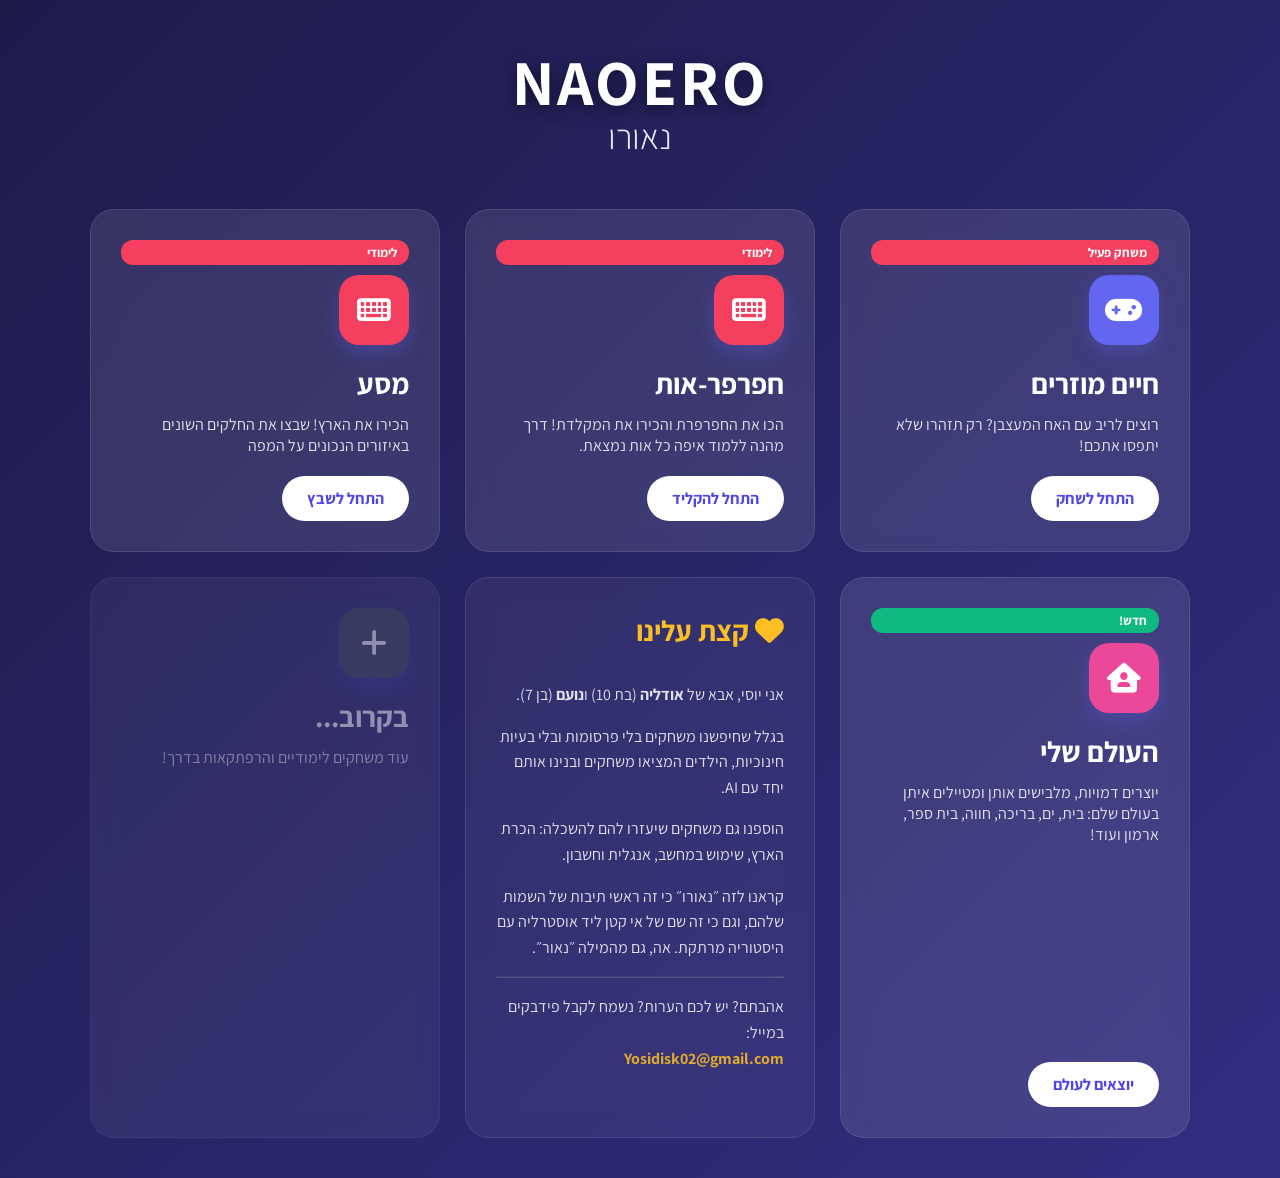
<file: index.html>
<!DOCTYPE html>
<html lang="he" dir="rtl">
<head>
    <meta charset="UTF-8">
    <meta name="viewport" content="width=device-width, initial-scale=1.0">
    <title>Naoero - נאורו</title>
    <link href="https://fonts.googleapis.com/css2?family=Assistant:wght@300;400;700&display=swap" rel="stylesheet">
    <link rel="stylesheet" href="https://cdnjs.cloudflare.com/ajax/libs/font-awesome/6.0.0/css/all.min.css">
    
    <style>
        :root {
            --primary-color: #6366f1;
            --secondary-color: #4f46e5;
            --accent-color: #f43f5e;
            --bg-gradient: linear-gradient(135deg, #1e1b4b 0%, #312e81 100%);
        }

        body {
            font-family: 'Assistant', sans-serif;
            background: var(--bg-gradient);
            color: white;
            margin: 0;
            display: flex;
            flex-direction: column;
            align-items: center;
            min-height: 100vh;
            padding: 40px 20px;
        }

        .header {
            text-align: center;
            margin-bottom: 50px;
        }

        .header h1 {
            font-size: 4rem;
            margin: 0;
            letter-spacing: 3px;
            text-shadow: 0 4px 15px rgba(0,0,0,0.5);
            font-weight: 700;
        }

        .header .hebrew-title {
            font-size: 2.2rem;
            display: block;
            margin-top: -10px;
            opacity: 0.9;
            font-weight: 300;
        }

        .grid-container {
            display: grid;
            grid-template-columns: repeat(auto-fit, minmax(320px, 1fr));
            gap: 25px;
            width: 100%;
            max-width: 1100px;
        }

        .card {
            background: rgba(255, 255, 255, 0.1);
            backdrop-filter: blur(12px);
            border-radius: 24px;
            padding: 30px;
            border: 1px solid rgba(255, 255, 255, 0.1);
            transition: all 0.3s ease;
            text-decoration: none;
            color: white;
            display: flex;
            flex-direction: column;
        }

        /* עיצוב כרטיס משחק */
        .game-card:hover {
            transform: translateY(-10px);
            background: rgba(255, 255, 255, 0.15);
            box-shadow: 0 20px 40px rgba(0,0,0,0.4);
            border-color: var(--primary-color);
        }

        /* עיצוב כרטיס אודות */
        .about-card {
            background: rgba(255, 255, 255, 0.05);
            grid-column: span 1;
            line-height: 1.6;
            font-size: 1.05rem;
        }

        .icon-wrapper {
            width: 70px;
            height: 70px;
            background: var(--primary-color);
            border-radius: 20px;
            display: flex;
            align-items: center;
            justify-content: center;
            margin-bottom: 20px;
            font-size: 30px;
            box-shadow: 0 8px 20px rgba(99, 102, 241, 0.3);
        }

        .title {
            font-size: 1.8rem;
            font-weight: 700;
            margin-bottom: 12px;
        }

        .desc {
            font-size: 1rem;
            opacity: 0.85;
            margin-bottom: 20px;
            flex-grow: 1;
        }

        .btn {
            background: white;
            color: var(--secondary-color);
            padding: 12px 25px;
            border-radius: 50px;
            font-weight: bold;
            text-align: center;
            transition: transform 0.2s;
            align-self: flex-start;
        }

        .game-card:hover .btn {
            transform: scale(1.05);
            background: #fff;
        }

        .email-link {
            color: #fbbf24;
            text-decoration: none;
            font-weight: bold;
        }

        .email-link:hover {
            text-decoration: underline;
        }

        .badge {
            display: inline-block;
            background: var(--accent-color);
            padding: 4px 12px;
            border-radius: 12px;
            font-size: 0.8rem;
            margin-bottom: 10px;
            font-weight: bold;
        }
    </style>
</head>
<body>

    <div class="header">
        <h1>NAOERO</h1>
        <span class="hebrew-title">נאורו</span>
    </div>

    <div class="grid-container">
        <!-- כרטיס המשחק -->
        <a href="game.html" class="card game-card">
            <span class="badge">משחק פעיל</span>
            <div class="icon-wrapper">
                <i class="fas fa-gamepad"></i>
            </div>
            <div class="title">חיים מוזרים</div>
            <div class="desc">רוצים לריב עם האח המעצבן? רק תזהרו שלא יתפסו אתכם!</div>
            <div class="btn">התחל לשחק</div>
        </a>

        <!-- משחק 2: חפרפר-אות -->
        <a href="hparparhot.html" class="card game-card game-hpar">
            <span class="badge">לימודי</span>
            <div class="icon-wrapper" style="background: var(--accent-color);">
                <i class="fas fa-keyboard"></i>
            </div>
            <div class="title">חפרפר-אות</div>
            <div class="desc">הכו את החפרפרת והכירו את המקלדת! דרך מהנה ללמוד איפה כל אות נמצאת.</div>
            <div class="btn">התחל להקליד</div>
        </a>

                <!-- משחק 3: מסע -->
        <a href="masa.html" class="card game-card game-hpar">
            <span class="badge">לימודי</span>
            <div class="icon-wrapper" style="background: var(--accent-color);">
                <i class="fas fa-keyboard"></i>
            </div>
            <div class="title">מסע</div>
            <div class="desc">הכירו את הארץ! שבצו את החלקים השונים באיזורים הנכונים על המפה</div>
            <div class="btn">התחל לשבץ</div>
        </a>

        <!-- משחק 4: העולם שלי -->
        <a href="my-world/" class="card game-card">
            <span class="badge" style="background: #10b981;">חדש!</span>
            <div class="icon-wrapper" style="background: #ec4899;">
                <i class="fas fa-house-user"></i>
            </div>
            <div class="title">העולם שלי</div>
            <div class="desc">יוצרים דמויות, מלבישים אותן ומטיילים איתן בעולם שלם: בית, ים, בריכה, חווה, בית ספר, ארמון ועוד!</div>
            <div class="btn">יוצאים לעולם</div>
        </a>

        <!-- כרטיס אודות -->
        <div class="card about-card">
            <div class="title" style="color: #fbbf24;"><i class="fas fa-heart"></i> קצת עלינו</div>
            <div class="desc">
                <p>אני יוסי, אבא של <strong>אודליה</strong> (בת 10) ו<strong>נועם</strong> (בן 7).</p>
                <p>בגלל שחיפשנו משחקים בלי פרסומות ובלי בעיות חינוכיות, הילדים המציאו משחקים ובנינו אותם יחד עם AI.</p>
                <p>הוספנו גם משחקים שיעזרו להם להשכלה: הכרת הארץ, שימוש במחשב, אנגלית וחשבון.</p>
                <p>קראנו לזה ״נאורו״ כי זה ראשי תיבות של השמות שלהם, וגם כי זה שם של אי קטן ליד אוסטרליה עם היסטוריה מרתקת. אה, גם מהמילה ״נאור״.</p>
                <hr style="opacity: 0.2; margin: 15px 0;">
                <p>אהבתם? יש לכם הערות? נשמח לקבל פידבקים במייל:<br>
                <a href="mailto:Yosidisk02@gmail.com" class="email-link">Yosidisk02@gmail.com</a></p>
            </div>
        </div>

        <!-- מקום למשחק עתידי -->
        <div class="card" style="opacity: 0.5; cursor: not-allowed;">
            <div class="icon-wrapper" style="background: #4b5563;">
                <i class="fas fa-plus"></i>
            </div>
            <div class="title">בקרוב...</div>
            <div class="desc">עוד משחקים לימודיים והרפתקאות בדרך!</div>
        </div>
    </div>

</body>
</html>
</file>
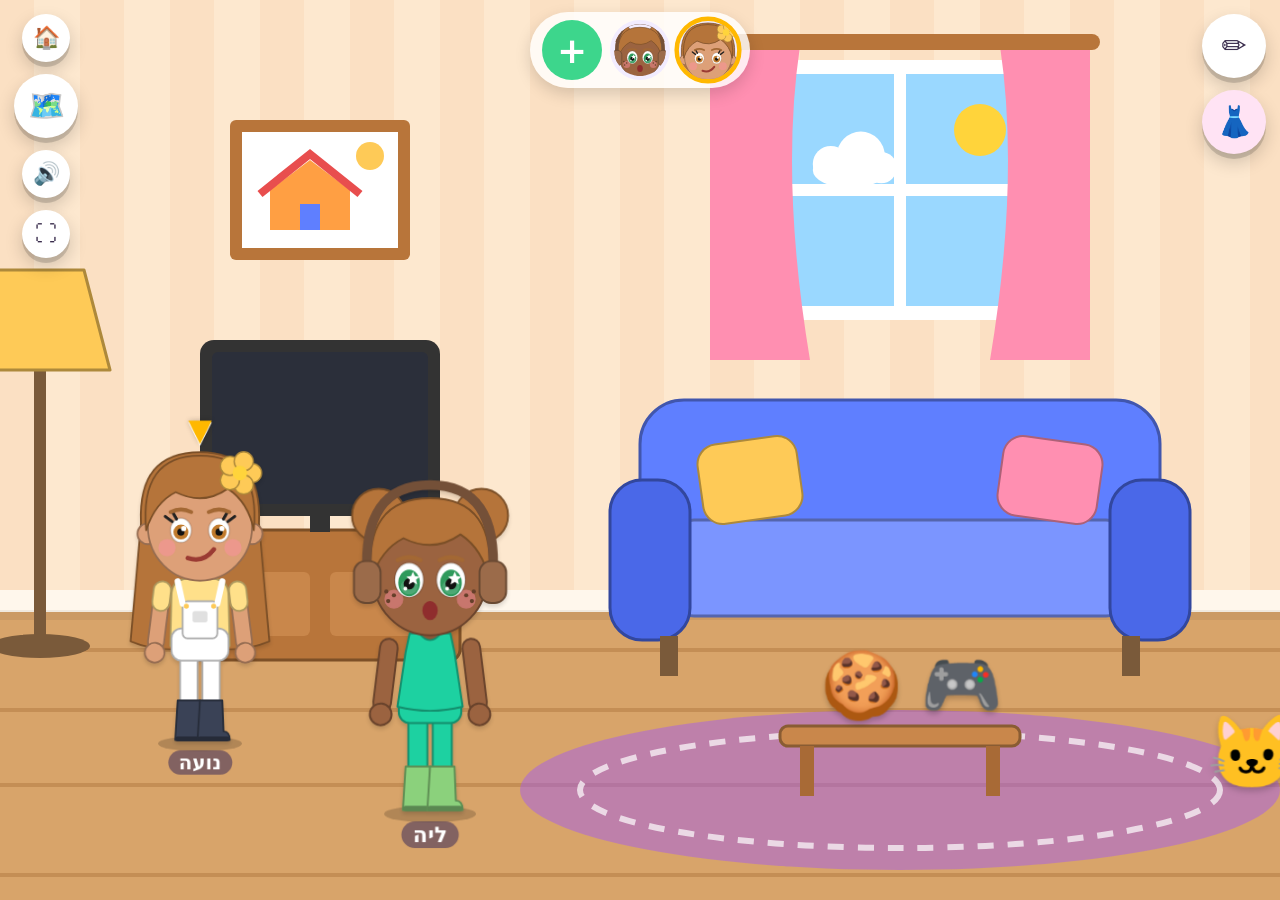
<file: my-world/index.html>
<!doctype html>
<html lang="he" dir="rtl">
<head>
<meta charset="utf-8">
<meta name="viewport" content="width=device-width, initial-scale=1, maximum-scale=1, user-scalable=no, viewport-fit=cover">
<title>העולם שלי</title>
<meta name="theme-color" content="#7EC8F8">
<meta name="mobile-web-app-capable" content="yes">
<meta name="apple-mobile-web-app-capable" content="yes">
<link rel="manifest" href="manifest.webmanifest">
<link rel="icon" href="icons/icon.svg" type="image/svg+xml">
<link rel="apple-touch-icon" href="icons/icon-192.png">
<link rel="stylesheet" href="style.css">
</head>
<body>

<div id="world">
  <div id="stage">
    <div id="bgLayer"></div>
    <div id="layer"></div>
    <div id="fx"></div>
  </div>
  <div id="shade"></div>

  <div id="tray"></div>
  <div class="corner left">
    <a class="btn small" id="btnHome" href="../" aria-label="חזרה לנאורו">🏠</a>
    <button class="btn" id="btnMap" aria-label="מפה">🗺️</button>
    <button class="btn small" id="btnSound" aria-label="צליל">🔊</button>
    <button class="btn small" id="btnFull" aria-label="מסך מלא">⛶</button>
  </div>
  <div class="corner right">
    <button class="btn" id="btnEdit" aria-label="עריכת דמות">✏️</button>
    <button class="btn dress" id="btnDress" aria-label="החלפת בגדים">👗</button>
  </div>
</div>

<!-- MAP -->
<div id="map" class="overlay hidden">
  <div class="map-card">
    <h2>לאן הולכים?</h2>
    <div id="mapGrid"></div>
    <button class="btn close" data-close="map">✖</button>
  </div>
</div>

<!-- WARDROBE (bottom sheet) -->
<div id="wardrobe" class="hidden">
  <div class="wd-head"><div id="wdTabs"></div><button class="btn small" id="wdClose">✖</button></div>
  <div id="wdPanel"></div>
  <div class="wd-hint">👆 נגיעה מלבישה את הדמות שנבחרה · אפשר גם לגרור בגד על דמות</div>
</div>

<!-- CREATOR -->
<div id="creator" class="overlay hidden">
  <div class="cr-wrap">
    <div class="cr-left">
      <div id="crPreview" class="char-preview"></div>
      <div class="pedestal"></div>
      <input id="crName" maxlength="12" placeholder="שם" autocomplete="off">
      <div class="cr-actions">
        <button class="btn big ok" id="crSave" aria-label="שמירה">✔</button>
        <button class="btn" id="crRandom" aria-label="הפתעה">🎲</button>
        <button class="btn" id="crCancel" aria-label="ביטול">✖</button>
        <button class="btn danger" id="crDelete" aria-label="מחיקה">🗑️</button>
      </div>
    </div>
    <div class="cr-right">
      <div id="crTabs"></div>
      <div id="crPanel"></div>
    </div>
  </div>
</div>

<script src="chars.js"></script>
<script src="world.js"></script>
<script src="zones2.js"></script>
<script src="app.js"></script>
</body>
</html>
</file>
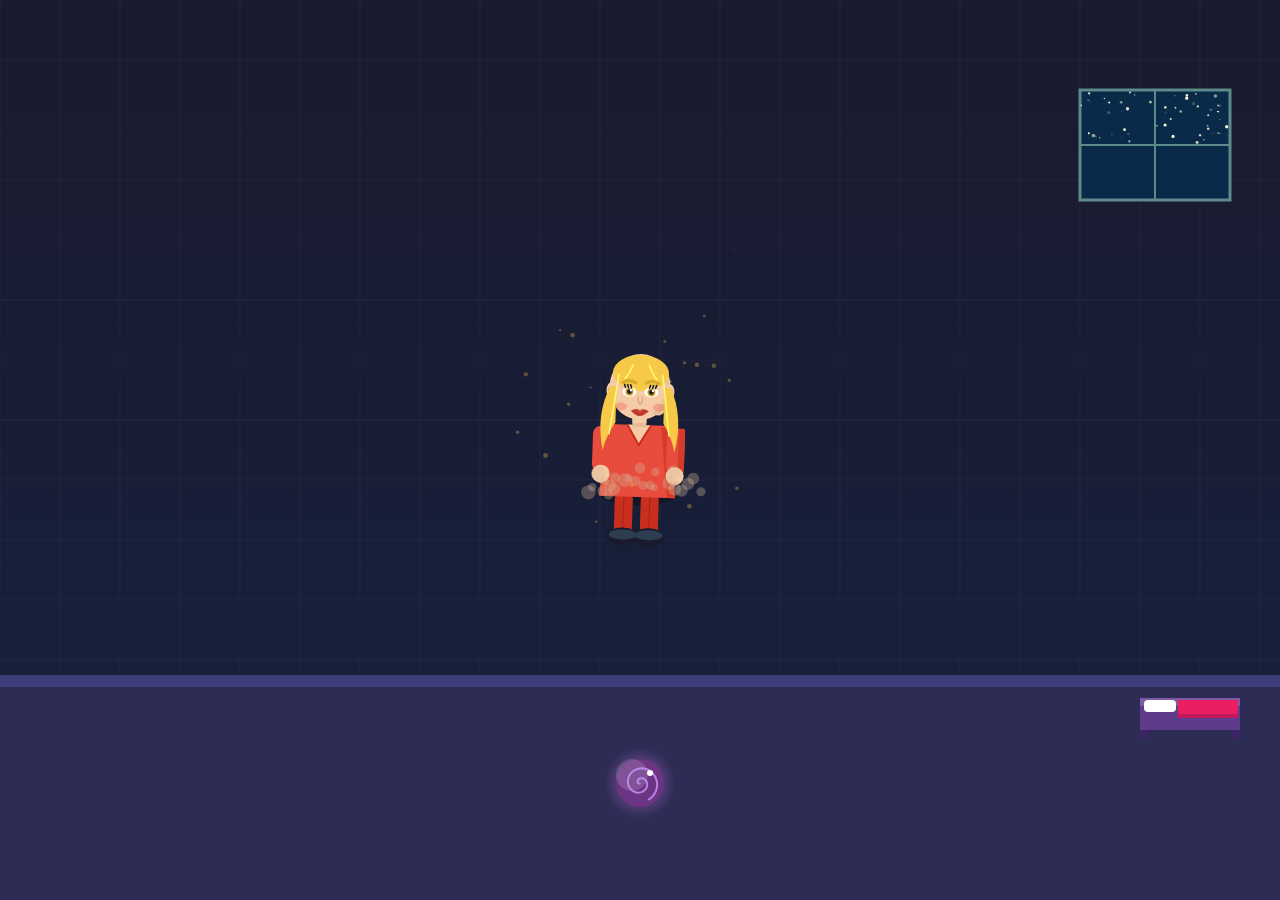
<file: game.html>
<!DOCTYPE html>
<html lang="he" dir="rtl">
<head>
<meta charset="UTF-8">
<meta name="viewport" content="width=device-width, initial-scale=1.0">
<title>חיים מוזרים - המשחק</title>
<style>
  * { margin:0; padding:0; box-sizing:border-box; }
  body { background:#0a0a1a; font-family:'Segoe UI',Arial,sans-serif; overflow:hidden; direction:rtl; }
  canvas { display:block; }
  #gameContainer { position:relative; width:100vw; height:100vh; overflow:hidden; }
  #ui { position:absolute; top:0; left:0; width:100%; pointer-events:none; }
  #suspectBar { position:absolute; top:10px; left:50%; transform:translateX(-50%); width:220px; pointer-events:none; }
  .bar-label { color:#fff; font-size:13px; text-align:center; margin-bottom:3px; text-shadow:0 1px 3px #000; }
  .bar-outer { background:rgba(0,0,0,0.5); border:2px solid rgba(255,255,255,0.3); border-radius:10px; height:18px; width:100%; overflow:hidden; }
  .bar-inner { height:100%; border-radius:8px; transition:width 0.3s; }
  #suspectFill { background:linear-gradient(90deg,#f7c948,#e74c3c); width:0%; }
  #btnPanel { position:absolute; bottom:20px; left:50%; transform:translateX(-50%); display:flex; gap:14px; pointer-events:all; }
  .btn { background:rgba(255,255,255,0.12); border:2px solid rgba(255,255,255,0.4); color:#fff; font-size:18px; font-weight:700; border-radius:16px; padding:14px 28px; cursor:pointer; transition:all 0.15s; text-shadow:0 1px 4px #000; backdrop-filter:blur(4px); direction:rtl; }
  .btn:hover { background:rgba(255,255,255,0.28); transform:scale(1.07); }
  .btn:active { transform:scale(0.95); }
  .btn:disabled { opacity:0.4; cursor:not-allowed; transform:none; }
  .btn.hit { background:rgba(231,76,60,0.7); border-color:#e74c3c; }
  .btn.absorb { background:rgba(155,89,182,0.7); border-color:#9b59b6; }
  .btn.run { background:rgba(52,152,219,0.7); border-color:#3498db; }
  #msg { position:absolute; top:50%; left:50%; transform:translate(-50%,-50%); color:#fff; font-size:28px; font-weight:700; text-shadow:0 2px 12px #000; pointer-events:none; opacity:0; transition:opacity 0.3s; text-align:center; }
  #screenOverlay { position:absolute; top:0;left:0;width:100%;height:100%; background:rgba(0,0,0,0); pointer-events:none; transition:background 0.4s; }
  #introScreen { position:absolute; top:0;left:0;width:100%;height:100%; display:flex; align-items:flex-end; justify-content:center; pointer-events:none; padding-bottom:80px; }
  #introText { color:#fff; font-size:28px; font-weight:700; text-shadow:0 2px 16px #000, 0 0 30px rgba(247,201,72,0.6); text-align:center; opacity:0; transition:opacity 0.6s; pointer-events:auto; cursor:pointer; }
  #introText.show { opacity:1; }
  #introText small { display:block; font-size:16px; color:#f7c948; margin-top:8px; opacity:0.85; animation:pulse 1.4s ease-in-out infinite; }
  @keyframes pulse { 0%,100%{opacity:0.6} 50%{opacity:1} }

  #designScreen, #gameOverScreen { position:absolute; top:0;left:0;width:100%;height:100%; display:flex; flex-direction:column; align-items:center; justify-content:center; background:linear-gradient(160deg,#1a0a2e 0%,#0d1b2a 100%); direction:rtl; padding:20px; overflow-y:auto; }
  #designScreen h1 { color:#f7c948; font-size:34px; margin-bottom:6px; text-shadow:0 0 24px #f7c948; }
  #designScreen .sub { color:#ccc; font-size:15px; margin-bottom:16px; }

  .designLayout { display:flex; gap:24px; align-items:flex-start; flex-wrap:wrap; justify-content:center; max-width:780px; }
  .previewBox { background:rgba(255,255,255,0.05); border:2px solid rgba(247,201,72,0.4); border-radius:18px; padding:14px; box-shadow:0 4px 24px rgba(247,201,72,0.15); }
  .previewBox canvas { display:block; border-radius:12px; background:linear-gradient(180deg,#1a1a2e,#16213e); }
  .controls { flex:1; min-width:280px; max-width:420px; }

  .nameRow { margin-bottom:14px; }
  .nameRow label { color:#f7c948; font-size:14px; font-weight:700; display:block; margin-bottom:6px; }
  .nameRow input { width:100%; background:rgba(255,255,255,0.1); border:2px solid rgba(247,201,72,0.5); color:#fff; font-size:18px; font-weight:700; padding:10px 14px; border-radius:12px; text-align:center; direction:rtl; outline:none; transition:all 0.2s; font-family:inherit; }
  .nameRow input:focus { border-color:#f7c948; background:rgba(255,255,255,0.18); box-shadow:0 0 16px rgba(247,201,72,0.4); }

  .pickGroup { margin-bottom:14px; background:rgba(0,0,0,0.2); padding:12px; border-radius:14px; }
  .pickGroup .pickLabel { color:#fff; font-size:14px; font-weight:700; margin-bottom:8px; display:flex; align-items:center; gap:8px; }
  .pickGroup .pickLabel .emoji { font-size:18px; }
  .colorPick { display:flex; gap:10px; flex-wrap:wrap; }
  .colorOpt { width:40px; height:40px; border-radius:50%; cursor:pointer; border:3px solid transparent; transition:all 0.2s; }
  .colorOpt:hover { transform:scale(1.12); }
  .colorOpt.selected { border-color:#fff; transform:scale(1.18); box-shadow:0 0 16px rgba(255,255,255,0.6); }

  .startBtn { background:linear-gradient(135deg,#f7c948,#e74c3c); color:#fff; font-size:21px; font-weight:700; border:none; border-radius:16px; padding:16px 48px; cursor:pointer; transition:transform 0.15s; box-shadow:0 4px 20px rgba(231,76,60,0.5); margin-top:10px; }
  .startBtn:hover { transform:scale(1.06); }

  /* officeOverlay = HTML overlay above canvas-drawn lashka */
  #officeOverlay { position:absolute; top:0;left:0;width:100%;height:100%; display:none; flex-direction:column; align-items:center; justify-content:flex-end; padding-bottom:40px; pointer-events:none; }
  #officeOverlay .officeCard { background:rgba(15,5,30,0.85); backdrop-filter:blur(8px); border:2px solid rgba(155,89,182,0.6); border-radius:20px; padding:18px 22px; box-shadow:0 0 40px rgba(155,89,182,0.4); pointer-events:auto; max-width:380px; width:90%; }
  #officeOverlay h2 { color:#c39bff; font-size:24px; margin-bottom:4px; text-shadow:0 0 18px #9b59b6; text-align:center; }
  #officeOverlay p { color:#ddd; font-size:14px; margin-bottom:12px; text-align:center; }
  .upgradeBtn { background:rgba(155,89,182,0.35); border:2px solid #9b59b6; color:#fff; font-size:15px; font-weight:600; border-radius:12px; padding:11px 16px; cursor:pointer; margin:5px 0; transition:all 0.2s; width:100%; text-align:center; display:block; font-family:inherit; }
  .upgradeBtn:hover { background:rgba(155,89,182,0.7); transform:scale(1.03); box-shadow:0 4px 16px rgba(155,89,182,0.4); }

  #gameOverScreen h2 { color:#e74c3c; font-size:36px; margin-bottom:10px; text-shadow:0 0 20px #e74c3c; }
  #gameOverScreen p { color:#fff; font-size:18px; margin-bottom:20px; text-align:center; padding:0 20px; }
  #waveLabel { position:absolute; top:42px; right:16px; color:#f7c948; font-size:14px; font-weight:700; text-shadow:0 1px 6px #000; background:rgba(0,0,0,0.4); padding:3px 10px; border-radius:8px; backdrop-filter:blur(4px); }
  #playerNameLabel { display:none !important; }

  /* תצוגת חיים גדולה */
  #hpDisplay { position:absolute; top:10px; left:16px; pointer-events:none; }
  #hpDisplay .hpBig { background:rgba(0,0,0,0.55); border:2px solid #2ecc71; border-radius:14px; padding:8px 14px; backdrop-filter:blur(4px); display:flex; align-items:center; gap:8px; box-shadow:0 2px 12px rgba(46,204,113,0.3); }
  #hpDisplay .heart { font-size:22px; filter:drop-shadow(0 0 6px #e74c3c); animation:heartbeat 1.2s ease-in-out infinite; }
  @keyframes heartbeat { 0%,100%{transform:scale(1)} 30%{transform:scale(1.18)} 50%{transform:scale(1)} 70%{transform:scale(1.1)} }
  #hpDisplay .hpNum { color:#fff; font-size:20px; font-weight:800; text-shadow:0 1px 4px #000; min-width:90px; }
  #hpDisplay .hpNum .max { color:#aaa; font-size:14px; }
  #hpDisplay .hpBarSmall { width:140px; height:8px; background:rgba(0,0,0,0.5); border-radius:4px; margin-top:6px; overflow:hidden; border:1px solid rgba(255,255,255,0.2); }
  #hpDisplay .hpFill { height:100%; background:linear-gradient(90deg,#27ae60,#2ecc71); transition:width 0.3s; border-radius:4px; }
  #hpDisplay.low .hpBig { border-color:#e74c3c; box-shadow:0 2px 12px rgba(231,76,60,0.5); animation:lowHp 0.6s ease-in-out infinite; }
  #hpDisplay.low .hpFill { background:linear-gradient(90deg,#c0392b,#e74c3c); }
  @keyframes lowHp { 0%,100%{box-shadow:0 2px 12px rgba(231,76,60,0.5)} 50%{box-shadow:0 2px 24px rgba(231,76,60,0.9)} }

  /* תצוגת מטבעות */
  #coinDisplay { position:absolute; top:104px; left:16px; pointer-events:none; background:rgba(0,0,0,0.55); border:2px solid #f7c948; border-radius:12px; padding:6px 14px; backdrop-filter:blur(4px); display:flex; align-items:center; gap:8px; box-shadow:0 2px 12px rgba(247,201,72,0.3); }
  #coinDisplay .coinIcon { font-size:20px; filter:drop-shadow(0 0 6px #f7c948); animation:coinSpin 3s linear infinite; }
  @keyframes coinSpin { 0%{transform:rotateY(0)} 100%{transform:rotateY(360deg)} }
  #coinDisplay .coinNum { color:#f7c948; font-size:18px; font-weight:800; text-shadow:0 1px 4px #000; min-width:24px; text-align:center; }

  /* תווית חדר */
  #roomLabel { position:absolute; top:10px; right:16px; color:#fff; font-size:14px; font-weight:700; text-shadow:0 1px 6px #000; background:rgba(0,0,0,0.4); padding:4px 12px; border-radius:10px; backdrop-filter:blur(4px); }

  /* מסך בחירה בין גלים */
  #choiceOverlay { position:absolute; top:0;left:0;width:100%;height:100%; display:none; flex-direction:column; align-items:center; justify-content:center; background:rgba(10,5,30,0.5); backdrop-filter:blur(6px); pointer-events:auto; }
  #choiceOverlay .choiceCard { background:linear-gradient(160deg,rgba(30,15,60,0.9),rgba(60,30,90,0.9)); border:2px solid rgba(247,201,72,0.6); border-radius:20px; padding:24px 28px; box-shadow:0 0 50px rgba(247,201,72,0.3); max-width:380px; width:90%; text-align:center; }
  #choiceOverlay h3 { color:#f7c948; font-size:24px; margin-bottom:6px; text-shadow:0 0 16px #f7c948; }
  #choiceOverlay .choiceSub { color:#ddd; font-size:14px; margin-bottom:16px; }
  .choiceBtn { display:block; width:100%; background:rgba(52,152,219,0.4); border:2px solid #3498db; color:#fff; font-size:17px; font-weight:700; border-radius:12px; padding:14px; cursor:pointer; margin:8px 0; transition:all 0.2s; font-family:inherit; }
  .choiceBtn:hover { background:rgba(52,152,219,0.7); transform:scale(1.04); box-shadow:0 4px 16px rgba(52,152,219,0.5); }
  .choiceBtn.lashka { background:rgba(155,89,182,0.4); border-color:#9b59b6; }
  .choiceBtn.lashka:hover { background:rgba(155,89,182,0.7); box-shadow:0 4px 16px rgba(155,89,182,0.5); }
  .choiceBtn.escape { background:rgba(231,76,60,0.4); border-color:#e74c3c; }
  .choiceBtn.escape:hover { background:rgba(231,76,60,0.7); box-shadow:0 4px 16px rgba(231,76,60,0.5); }

  /* מסך בית חדש */
  #newhouseScreen { position:absolute; top:0;left:0;width:100%;height:100%; display:none; flex-direction:column; align-items:center; justify-content:center; background:linear-gradient(180deg,#87ceeb 0%,#fad7a0 70%,#52be80 100%); padding:20px; overflow-y:auto; pointer-events:auto; }
  #newhouseScreen h1 { color:#fff; font-size:32px; margin-bottom:4px; text-shadow:0 3px 12px rgba(0,0,0,0.5); }
  #newhouseScreen .nhSub { color:#fff; font-size:16px; margin-bottom:14px; text-shadow:0 2px 6px rgba(0,0,0,0.4); }
  #newhouseScreen .nhPreview { background:rgba(255,255,255,0.15); border:3px solid rgba(255,255,255,0.5); border-radius:18px; padding:10px; margin-bottom:14px; backdrop-filter:blur(2px); }
  #newhouseScreen canvas { display:block; border-radius:12px; }
  #newhouseScreen .pickGroup { background:rgba(0,0,0,0.3); margin-bottom:10px; padding:10px 14px; border-radius:14px; max-width:340px; width:90%; }
  #newhouseScreen .pickLabel { color:#fff; font-size:14px; font-weight:700; margin-bottom:6px; text-align:right; }
  #newhouseScreen .colorPick { display:flex; gap:8px; flex-wrap:wrap; justify-content:center; }
  #newhouseScreen .colorOpt { width:36px; height:36px; border-radius:50%; cursor:pointer; border:3px solid transparent; transition:all 0.2s; }
  #newhouseScreen .colorOpt:hover { transform:scale(1.1); }
  #newhouseScreen .colorOpt.selected { border-color:#fff; transform:scale(1.16); box-shadow:0 0 14px rgba(255,255,255,0.7); }
  #newhouseScreen .keyBtn { background:linear-gradient(135deg,#f7c948,#d4a017); color:#5d3a1f; font-size:20px; font-weight:800; border:3px solid #f7c948; border-radius:18px; padding:14px 36px; cursor:pointer; margin-top:8px; box-shadow:0 4px 20px rgba(247,201,72,0.6); transition:transform 0.15s; }
  #newhouseScreen .keyBtn:hover { transform:scale(1.06); }

  /* מסך פרס מפתח */
  #keyRewardScreen { position:absolute; top:0;left:0;width:100%;height:100%; display:none; flex-direction:column; align-items:center; justify-content:center; background:radial-gradient(circle,#3d2466 0%,#1a0a2e 100%); pointer-events:auto; cursor:pointer; }
  #keyRewardScreen h1 { color:#f7c948; font-size:38px; margin-bottom:14px; text-shadow:0 0 24px #f7c948; animation:keyTitle 1.5s ease-in-out infinite; }
  @keyframes keyTitle { 0%,100%{transform:scale(1)} 50%{transform:scale(1.06)} }
  #keyRewardScreen .keySub { color:#fff; font-size:18px; margin-top:12px; opacity:0.85; }
  #keyRewardScreen .keyTap { color:#f7c948; font-size:14px; margin-top:18px; animation:pulse 1.4s ease-in-out infinite; }

  /* תווית מצב/שלב */
  #stageLabel { position:absolute; top:74px; right:16px; color:#9b59b6; font-size:13px; font-weight:700; text-shadow:0 1px 6px #000; background:rgba(0,0,0,0.4); padding:3px 10px; border-radius:8px; backdrop-filter:blur(4px); display:none; }

  /* בחירת מגדר */
  .genderPick { display:flex; gap:10px; }
  .genderOpt { flex:1; background:rgba(255,255,255,0.08); border:2px solid rgba(255,255,255,0.2); border-radius:12px; padding:10px; cursor:pointer; transition:all 0.2s; text-align:center; color:#fff; font-weight:600; font-size:14px; }
  .genderOpt:hover { background:rgba(255,255,255,0.18); }
  .genderOpt.selected { border-color:#f7c948; background:rgba(247,201,72,0.2); box-shadow:0 0 12px rgba(247,201,72,0.5); }
  .genderOpt .gIcon { font-size:28px; display:block; margin-bottom:2px; }

  /* רעידת מסך כשההורים תופסים */
  @keyframes shake { 0%,100%{transform:translate(0,0)} 10%{transform:translate(-8px,4px)} 20%{transform:translate(8px,-4px)} 30%{transform:translate(-6px,-3px)} 40%{transform:translate(6px,5px)} 50%{transform:translate(-4px,2px)} 60%{transform:translate(4px,-2px)} 70%{transform:translate(-3px,3px)} 80%{transform:translate(3px,-3px)} 90%{transform:translate(-2px,1px)} }
  #gameContainer.shaking { animation:shake 0.5s ease-in-out; }
</style>
</head>
<body>
<div id="gameContainer">
  <canvas id="c"></canvas>

  <!-- מסך פתיחה (אנימציית נפילה) -->
  <div id="introScreen">
    <div id="introText">משהו מוזר קרה...<small>👆 לחצי להמשך</small></div>
  </div>

  <!-- מסך עיצוב -->
  <div id="designScreen" style="display:none;">
    <h1>⚡ חיים מוזרים ⚡</h1>
    <div class="sub">עצבי את הדמות שלך לפני הקרב!</div>

    <div class="designLayout">
      <div class="previewBox">
        <canvas id="previewCanvas" width="180" height="240"></canvas>
      </div>

      <div class="controls">
        <div class="nameRow">
          <label>✏️ שם הדמות</label>
          <input type="text" id="nameInput" maxlength="14" value="אודליה" placeholder="הקלידי שם...">
        </div>

        <div class="pickGroup">
          <div class="pickLabel"><span class="emoji">👧</span> בן או בת?</div>
          <div class="genderPick">
            <div class="genderOpt selected" data-gender="girl">
              <span class="gIcon">👧</span>
              בת
            </div>
            <div class="genderOpt" data-gender="boy">
              <span class="gIcon">👦</span>
              בן
            </div>
          </div>
        </div>

        <div class="pickGroup">
          <div class="pickLabel"><span class="emoji">👗</span> צבע חליפת Oversize</div>
          <div class="colorPick" id="suitPick">
            <div class="colorOpt selected" data-color="#e74c3c" style="background:#e74c3c"></div>
            <div class="colorOpt" data-color="#3498db" style="background:#3498db"></div>
            <div class="colorOpt" data-color="#2ecc71" style="background:#2ecc71"></div>
            <div class="colorOpt" data-color="#f39c12" style="background:#f39c12"></div>
            <div class="colorOpt" data-color="#9b59b6" style="background:#9b59b6"></div>
            <div class="colorOpt" data-color="#1abc9c" style="background:#1abc9c"></div>
            <div class="colorOpt" data-color="#e91e63" style="background:#e91e63"></div>
            <div class="colorOpt" data-color="#34495e" style="background:#34495e"></div>
          </div>
        </div>

        <div class="pickGroup">
          <div class="pickLabel"><span class="emoji">💇‍♀️</span> צבע שיער</div>
          <div class="colorPick" id="hairPick">
            <div class="colorOpt selected" data-color="#f7c948" style="background:#f7c948"></div>
            <div class="colorOpt" data-color="#784212" style="background:#784212"></div>
            <div class="colorOpt" data-color="#1c1c1c" style="background:#1c1c1c"></div>
            <div class="colorOpt" data-color="#c0392b" style="background:#c0392b"></div>
            <div class="colorOpt" data-color="#ec5b9b" style="background:#ec5b9b"></div>
            <div class="colorOpt" data-color="#9b59b6" style="background:#9b59b6"></div>
            <div class="colorOpt" data-color="#85c1e9" style="background:#85c1e9"></div>
            <div class="colorOpt" data-color="#e8e8e8" style="background:#e8e8e8"></div>
          </div>
        </div>

        <div class="pickGroup">
          <div class="pickLabel"><span class="emoji">✨</span> גוון עור</div>
          <div class="colorPick" id="skinPick">
            <div class="colorOpt" data-color="#fde2c8" style="background:#fde2c8"></div>
            <div class="colorOpt selected" data-color="#f5cba7" style="background:#f5cba7"></div>
            <div class="colorOpt" data-color="#e8a87c" style="background:#e8a87c"></div>
            <div class="colorOpt" data-color="#c68642" style="background:#c68642"></div>
            <div class="colorOpt" data-color="#8d5524" style="background:#8d5524"></div>
            <div class="colorOpt" data-color="#5d3a1f" style="background:#5d3a1f"></div>
          </div>
        </div>
      </div>
    </div>

    <button class="startBtn" onclick="startGame()">▶ התחילי להילחם!</button>
  </div>

  <!-- אוברלי לשכה (כפתורי שדרוג מעל הציור על קנבס) -->
  <div id="officeOverlay">
    <div class="officeCard">
      <h2>🔮 הלשכה המוזרה 🔮</h2>
      <p>בחרי שדרוג לפני המשך!</p>
      <button class="upgradeBtn" onclick="upgrade('hp')">❤️ שדרגי חיים (+30 HP)</button>
      <button class="upgradeBtn" onclick="upgrade('dmg')">⚔️ שדרגי כוח מכה (+10 נזק)</button>
      <button class="upgradeBtn" onclick="upgrade('suspect')">🕵️ אימון התחמקות (-20% חשד)</button>
      <button class="upgradeBtn" id="potionBtn" onclick="buyPotion()">🧪 קני שיקוי חיים (10 מטבעות)</button>
    </div>
  </div>

  <!-- מסך בחירה אחרי כל גל -->
  <div id="choiceOverlay">
    <div class="choiceCard">
      <h3 id="choiceTitle">גל הסתיים! 🎉</h3>
      <div class="choiceSub" id="choiceSub">בחרי מה הלאה:</div>
      <button class="choiceBtn" onclick="continueNextWave()">🌊 המשך לגל הבא</button>
      <button class="choiceBtn lashka" onclick="goToOfficeFromChoice()">🔮 לשכה לשדרוגים</button>
    </div>
  </div>

  <!-- מסך בית חדש -->
  <div id="newhouseScreen">
    <h1>🏡 בית חדש!</h1>
    <div class="nhSub">עצבי את הבית החדש שלך</div>
    <div class="nhPreview">
      <canvas id="houseCanvas" width="280" height="200"></canvas>
    </div>
    <div class="pickGroup">
      <div class="pickLabel">🏠 צבע גג</div>
      <div class="colorPick" id="roofPick">
        <div class="colorOpt selected" data-color="#e74c3c" style="background:#e74c3c"></div>
        <div class="colorOpt" data-color="#3498db" style="background:#3498db"></div>
        <div class="colorOpt" data-color="#27ae60" style="background:#27ae60"></div>
        <div class="colorOpt" data-color="#9b59b6" style="background:#9b59b6"></div>
        <div class="colorOpt" data-color="#34495e" style="background:#34495e"></div>
        <div class="colorOpt" data-color="#f39c12" style="background:#f39c12"></div>
      </div>
    </div>
    <div class="pickGroup">
      <div class="pickLabel">🚪 צבע דלת</div>
      <div class="colorPick" id="doorPickNh">
        <div class="colorOpt selected" data-color="#7d4f29" style="background:#7d4f29"></div>
        <div class="colorOpt" data-color="#e74c3c" style="background:#e74c3c"></div>
        <div class="colorOpt" data-color="#1abc9c" style="background:#1abc9c"></div>
        <div class="colorOpt" data-color="#34495e" style="background:#34495e"></div>
        <div class="colorOpt" data-color="#f7c948" style="background:#f7c948"></div>
      </div>
    </div>
    <div class="pickGroup">
      <div class="pickLabel">🎨 צבע קירות</div>
      <div class="colorPick" id="bodyPick">
        <div class="colorOpt selected" data-color="#f9e79f" style="background:#f9e79f"></div>
        <div class="colorOpt" data-color="#fadbd8" style="background:#fadbd8"></div>
        <div class="colorOpt" data-color="#d6eaf8" style="background:#d6eaf8"></div>
        <div class="colorOpt" data-color="#d5f5e3" style="background:#d5f5e3"></div>
        <div class="colorOpt" data-color="#e8daef" style="background:#e8daef"></div>
        <div class="colorOpt" data-color="#fff" style="background:#fff"></div>
      </div>
    </div>
    <button class="keyBtn" onclick="finishHouseDesign()">🔑 סיימתי, קבלי מפתח!</button>
  </div>

  <!-- מסך פרס מפתח -->
  <div id="keyRewardScreen">
    <h1>🔑 קיבלת מפתח! 🔑</h1>
    <canvas id="keyCanvas" width="240" height="180"></canvas>
    <div class="keySub" id="keySubText">המפתח לשלב הבא...</div>
    <div class="keyTap">👆 לחצי כדי להמשיך</div>
  </div>

  <!-- מסך בחירת חיה (לפני שלב 3) -->
  <div id="animalSelectScreen" style="display:none; position:absolute; top:0; left:0; width:100%; height:100%; flex-direction:column; align-items:center; justify-content:center; background:linear-gradient(180deg,#87ceeb 0%,#52be80 100%); padding:20px; pointer-events:auto; overflow-y:auto;">
    <h1 style="color:#fff; font-size:30px; margin-bottom:6px; text-shadow:0 3px 12px rgba(0,0,0,0.5);">🐾 הפכת לחיה! 🐾</h1>
    <div style="color:#fff; font-size:15px; margin-bottom:14px; text-shadow:0 2px 6px rgba(0,0,0,0.4);" id="animalSub">בחרי איזו חיה תהיי</div>
    <div style="background:rgba(255,255,255,0.15); border:3px solid rgba(255,255,255,0.5); border-radius:18px; padding:10px; margin-bottom:14px;">
      <canvas id="animalPreview" width="200" height="180" style="display:block; border-radius:12px; background:linear-gradient(180deg,#a4d4f4,#52be80);"></canvas>
    </div>
    <div style="display:flex; gap:14px; margin-bottom:14px;">
      <div class="animalOpt" data-animal="dog" style="flex:1; min-width:110px; background:rgba(255,255,255,0.18); border:3px solid #fff; border-radius:14px; padding:12px; cursor:pointer; text-align:center; color:#fff; font-weight:700;">
        <div style="font-size:38px;">🐕</div>
        <div>כלב</div>
      </div>
      <div class="animalOpt" data-animal="cat" style="flex:1; min-width:110px; background:rgba(255,255,255,0.08); border:3px solid rgba(255,255,255,0.5); border-radius:14px; padding:12px; cursor:pointer; text-align:center; color:#fff; font-weight:700;">
        <div style="font-size:38px;">🐈</div>
        <div>חתולה</div>
      </div>
    </div>
    <div style="background:rgba(0,0,0,0.3); padding:10px 14px; border-radius:14px; margin-bottom:8px; max-width:340px; width:90%;">
      <div style="color:#fff; font-size:13px; font-weight:700; margin-bottom:6px; text-align:right;">🎨 צבע פרווה</div>
      <div class="colorPick" id="animalColorPick" style="display:flex; gap:8px; flex-wrap:wrap; justify-content:center;">
        <div class="colorOpt selected" data-color="#a0691f" style="width:36px; height:36px; border-radius:50%; cursor:pointer; border:3px solid #fff; transform:scale(1.16); background:#a0691f"></div>
        <div class="colorOpt" data-color="#1c1c1c" style="width:36px; height:36px; border-radius:50%; cursor:pointer; border:3px solid transparent; background:#1c1c1c"></div>
        <div class="colorOpt" data-color="#f5cba7" style="width:36px; height:36px; border-radius:50%; cursor:pointer; border:3px solid transparent; background:#f5cba7"></div>
        <div class="colorOpt" data-color="#ffffff" style="width:36px; height:36px; border-radius:50%; cursor:pointer; border:3px solid transparent; background:#ffffff"></div>
        <div class="colorOpt" data-color="#7c3500" style="width:36px; height:36px; border-radius:50%; cursor:pointer; border:3px solid transparent; background:#7c3500"></div>
        <div class="colorOpt" data-color="#7d7d7d" style="width:36px; height:36px; border-radius:50%; cursor:pointer; border:3px solid transparent; background:#7d7d7d"></div>
      </div>
    </div>
    <button onclick="finishAnimalSelect()" style="background:linear-gradient(135deg,#f7c948,#e74c3c); color:#fff; font-size:19px; font-weight:700; border:none; border-radius:16px; padding:14px 36px; cursor:pointer; margin-top:8px; box-shadow:0 4px 20px rgba(231,76,60,0.5);">🐾 התחילי לרוץ!</button>
  </div>

  <!-- פרומפט מספר גלים (לפני שלב 5) -->
  <div id="wavePromptScreen" style="display:none; position:absolute; top:0; left:0; width:100%; height:100%; flex-direction:column; align-items:center; justify-content:center; background:linear-gradient(180deg,#3498db 0%,#85c1e9 100%); padding:20px; pointer-events:auto;">
    <h1 style="color:#fff; font-size:30px; margin-bottom:6px; text-shadow:0 3px 12px rgba(0,0,0,0.5);">🦅 הפכת לציפור! 🦅</h1>
    <div style="color:#fff; font-size:16px; margin-bottom:18px; text-shadow:0 2px 6px rgba(0,0,0,0.4); text-align:center; max-width:340px;">כמה גלים אתה רוצה שיהיה לשלב הזה במשחק?</div>
    <div style="display:flex; gap:10px; flex-wrap:wrap; justify-content:center; margin-bottom:14px;">
      <button class="wavePresetBtn" data-w="5" style="background:rgba(255,255,255,0.2); border:2px solid #fff; color:#fff; font-size:18px; font-weight:700; border-radius:12px; padding:12px 22px; cursor:pointer;">5</button>
      <button class="wavePresetBtn" data-w="10" style="background:rgba(255,255,255,0.2); border:2px solid #fff; color:#fff; font-size:18px; font-weight:700; border-radius:12px; padding:12px 22px; cursor:pointer;">10</button>
      <button class="wavePresetBtn" data-w="15" style="background:rgba(255,255,255,0.2); border:2px solid #fff; color:#fff; font-size:18px; font-weight:700; border-radius:12px; padding:12px 22px; cursor:pointer;">15</button>
      <button class="wavePresetBtn" data-w="20" style="background:rgba(255,255,255,0.2); border:2px solid #fff; color:#fff; font-size:18px; font-weight:700; border-radius:12px; padding:12px 22px; cursor:pointer;">20</button>
    </div>
    <div style="background:rgba(0,0,0,0.25); padding:14px; border-radius:14px; max-width:340px; width:90%; text-align:center;">
      <div style="color:#fff; font-size:13px; margin-bottom:8px;">או הקלד מספר משלך:</div>
      <input type="number" id="customWaveInput" min="1" max="50" value="10" style="width:80px; font-size:24px; font-weight:700; text-align:center; padding:8px; border-radius:10px; border:2px solid #fff; background:rgba(255,255,255,0.2); color:#fff;">
      <button onclick="finishWavePrompt()" style="background:linear-gradient(135deg,#f7c948,#e74c3c); color:#fff; font-size:18px; font-weight:700; border:none; border-radius:14px; padding:10px 24px; cursor:pointer; margin-right:10px;">🦅 התחל לעוף!</button>
    </div>
  </div>

  <!-- סיום משחק -->
  <div id="gameOverScreen" style="display:none;">
    <h2 id="goTitle">ההורים גילו!</h2>
    <p id="goMsg">המנהלת אודליה נעלמה בזמן...</p>
    <button class="startBtn" onclick="restartGame()">🔄 שחקי שוב!</button>
  </div>

  <!-- UI -->
  <div id="ui">
    <div id="suspectBar" style="display:none;">
      <div class="bar-label">🕵️ חשד ההורים</div>
      <div class="bar-outer"><div class="bar-inner" id="suspectFill"></div></div>
    </div>
    <div id="hpDisplay" style="display:none;">
      <div class="hpBig">
        <span class="heart">❤️</span>
        <div>
          <div class="hpNum"><span id="hpCurrent">100</span><span class="max"> / <span id="hpMax">100</span> חיים</span></div>
          <div class="hpBarSmall"><div class="hpFill" id="hpFill" style="width:100%"></div></div>
        </div>
      </div>
    </div>
    <div id="coinDisplay" style="display:none;">
      <span class="coinIcon">🪙</span>
      <span class="coinNum" id="coinNum">0</span>
    </div>
  </div>
  <div id="roomLabel" style="display:none;">🛏️ חדר שינה</div>
  <div id="waveLabel" style="display:none;">גל 1 🌊</div>
  <div id="stageLabel">שלב 1 ⚔️</div>
  <div id="playerNameLabel" style="display:none;"></div>
  <div id="msg"></div>
  <div id="screenOverlay"></div>
  <div id="btnPanel" style="display:none;">
    <button class="btn hit" id="btnHit" onclick="playerHit()">👊 הכי!</button>
    <button class="btn absorb" id="btnAbsorb" style="display:none;" onclick="absorbBrother()">🌀 שאבי!</button>
    <button class="btn run" id="btnRun" onclick="playerRun()">🏃 ברחי!</button>
  </div>
</div>

<script>
const canvas = document.getElementById('c');
const ctx = canvas.getContext('2d');

let W, H;
function resize() {
  W = canvas.width = window.innerWidth;
  H = canvas.height = window.innerHeight;
}
resize();
window.addEventListener('resize', resize);

// ====== מצב המשחק ======
let state = 'intro';                   // intro | design | play | gameover
let phase = 'idle';                    // idle | battle | absorb | absorbing | running | office

let playerName = 'אודליה';
let playerGender = 'girl';                // girl | boy
let playerColor = '#e74c3c';
let hairColor   = '#f7c948';
let skinColor   = '#f5cba7';

let playerHP = 100, playerMaxHP = 100, playerDmg = 25;
let brotherHP, brotherMaxHP = 80;
let suspectLevel = 0;
let particles = [];
let john = { x:0, y:0, bark:0, visible:false };
let brotherAnim = { shake:0, hit:0, fleeOffset:0 };
let playerAnim = { hit:0, attack:0, runOffset:0, runDir:0 };
let stars = [];
let wave = 1;
let absorbAnim = 0;
let brotherType = 'boy';  // 'boy' או 'girl' - אקראי בכל קרב

// === שלב + גל בתוך השלב ===
let stage = 1;
let waveInStage = 1;
const WAVES_PER_STAGE = 5;  // ברירת מחדל - מעודכן ב-getWavesPerStage()

// === צורת הדמות לפי שלב ===
// human (1-2), animal (3-4), bird (5+)
let playerForm = 'human';
let animalType = 'dog';      // dog | cat - נבחר בשלב 3
let animalColor = '#a0691f'; // צבע הפרווה
let animalAccent = '#ffffff';   // כתם/עין
let birdColor = '#3498db';   // צבע הציפור
let birdAccent = '#f7c948';  // צבע מקור

// === עיצוב הבית החדש (שלב 2+) ===
let houseDesign = {
  roofColor: '#e74c3c',
  doorColor: '#7d4f29',
  bodyColor: '#f9e79f',
  windowColor: '#85c1e9'
};
let newHouseAnim = { active:false, frame:0 };
let escapeAnim = { active:false, frame:0 };
let keyRewardAnim = { active:false, frame:0 };

// אנימציית פתיחה
let intro = {
  phase:'falling',           // falling | landed | done
  y:-200,
  vy:0,
  rot:0,
  vrot:0.18,
  landFrame:0,
  textShown:false,
  dustParticles:[]
};

// אנימציית בריחה
let runState = { active:false, frame:0, brotherChase:0 };

// אנימציית "ההורים תפסו אותנו!"
let caughtAnim = { active:false, frame:0 };
let suspectWarned = false;

// כוכבים מרחפים בלשכה
let lashkaParticles = [];
let lashkaRunes = [];

// מטבעות שאוספים
let coins = 0;

// בועות קומיקס שצצות במכות
let comicBubbles = [];

// קומבו - מכות רצופות
let combo = { count:0, lastHitTime:0 };

// פריטי חדר אינטראקטיביים (חפץ שביר + מטבע מוסתר)
let roomItems = {
  breakable: { x:0, y:0, alive:false, type:'lamp', label:'מנורה' },
  coin: { x:0, y:0, collected:false }
};

// ====== עוזרי טקסט לפי מגדר ולפי שלב ======
function enemyName(){
  if(stage===3) return 'הצייד';
  if(stage===4) return 'הילד';
  if(stage>=5) return 'העוף הטורף';
  if(stage===2) return 'האדם';
  return 'האח';
}
function enemyShortName(){
  if(stage===3) return 'צייד';
  if(stage===4) return 'ילד';
  if(stage>=5) return 'עוף טורף';
  if(stage===2) return 'מבוגר';
  return 'אח';
}
function enemyEmoji(){
  if(stage===3) return '🏹';
  if(stage===4) return '🧒';
  if(stage>=5) return '🦅';
  if(stage===2) return '👔';
  return '👦';
}
function catcherName(){
  if(stage===3) return 'הציידים';     // בחוץ - הציידים מוצאים אותך
  if(stage===4) return 'בעלי הבית';   // בבית משפחה
  if(stage>=5) return 'הבזים';        // בשמיים - בזים
  if(stage===2) return 'השכנים';
  return 'ההורים';
}
function catcherWord(){
  if(stage===3) return 'ציידים';
  if(stage===4) return 'מבוגרים';
  if(stage>=5) return 'בזים';
  if(stage===2) return 'שכנים';
  return 'הורים';
}

const G = {
  // עברית - פעלים, תארים, ושמות עצם משתנים לפי המגדר
  startBtn:    () => playerGender==='boy' ? '▶ התחל להילחם!' : '▶ התחילי להילחם!',
  hit:         () => playerGender==='boy' ? '👊 הכה!' : '👊 הכי!',
  absorb:      () => playerGender==='boy' ? '🌀 שאב!' : '🌀 שאבי!',
  run:         () => playerGender==='boy' ? '🏃 ברח!' : '🏃 ברחי!',
  search:      () => playerGender==='boy' ? '🔍 חפש' : '🔍 חפשי',
  chooseDesignSub: () => playerGender==='boy' ? 'עצב את הדמות שלך לפני הקרב!' : 'עצבי את הדמות שלך לפני הקרב!',
  chooseUpgrade:   () => playerGender==='boy' ? 'בחר שדרוג לפני המשך!' : 'בחרי שדרוג לפני המשך!',
  upgradeHP:   () => playerGender==='boy' ? '❤️ שדרג חיים (+30 HP)' : '❤️ שדרגי חיים (+30 HP)',
  upgradeDmg:  () => playerGender==='boy' ? '⚔️ שדרג כוח מכה (+10 נזק)' : '⚔️ שדרגי כוח מכה (+10 נזק)',
  upgradeSus:  () => playerGender==='boy' ? '🕵️ אימון התחמקות (-20% חשד)' : '🕵️ אימון התחמקות (-20% חשד)',
  buyPotion:   () => playerGender==='boy' ? '🧪 קנה שיקוי חיים (10 מטבעות)' : '🧪 קני שיקוי חיים (10 מטבעות)',
  fellMsg:     (n) => playerGender==='boy' ? n+' נפל... 💔' : n+' נפלה... 💔',
  willReturn:  (n) => {
    const en = stage >= 2 ? 'האנשים' : 'האחים';
    return playerGender==='boy' ? en+' ניצחו הפעם... אבל '+n+' יחזור!' : en+' ניצחו הפעם... אבל '+n+' תחזור!';
  },
  caughtMsg:   (n) => {
    return playerGender==='boy' ? n+' ננעל בחדר ע"י '+catcherName()+'... האם תנסה שוב?' : n+' ננעלה בחדר ע"י '+catcherName()+'... האם תנסי שוב?';
  },
  ready:       () => playerGender==='boy' ? 'שדרוג הושלם! מוכן להמשך! ⚡' : 'שדרוג הושלם! מוכנה להמשך! ⚡',
  ranAway:     () => playerGender==='boy' ? 'בורח! 🏃💨' : 'בורחת! 🏃💨',
  cameBack:    () => playerGender==='boy' ? 'חזרת! חשד עלה 📈' : 'חזרת! חשד עלה 📈',
  absorbHere:  () => {
    const en = enemyName();
    return playerGender==='boy' ? en+' נחלש! שאב אותו! 🌀' : en+' נחלש! שאבי אותו! 🌀';
  },
  pulledIn:    () => playerGender==='boy' ? 'נשאב לכדור! ✨' : 'נשאב לכדור! ✨',
  intro:       () => 'משהו מוזר קרה...',
  inCircle:    (n) => playerGender==='boy' ? n+' עומד במעגל הקסם...' : n+' עומדת במעגל הקסם...',
  designTitle: () => '⚡ חיים מוזרים ⚡',
  finishedWave:() => '🎉 גל הסתיים!',
  chooseNext:  () => playerGender==='boy' ? 'בחר מה הלאה:' : 'בחרי מה הלאה:',
  nextWave:    () => '🌊 המשך לגל הבא',
  goLashka:    () => '🔮 לשכה לשדרוגים',
  escapeHouse: () => '🏃 ברח/י מהבית!',
  newHouseTitle: () => '🏡 בית חדש!',
  designHouse: () => playerGender==='boy' ? 'עצב את הבית החדש שלך' : 'עצבי את הבית החדש שלך',
  getKey:      () => playerGender==='boy' ? '🔑 סיימתי, קבל מפתח!' : '🔑 סיימתי, קבלי מפתח!',
  tapToContinue: () => playerGender==='boy' ? '👆 לחץ כדי להמשיך' : '👆 לחצי כדי להמשיך',
};

// מילון חדרים לפי שלב
const ROOMS_BY_STAGE = {
  1: ['bedroom','kitchen','garden','attic'],
  2: ['livingroom','bathroom','basement','office'],
  3: ['forest','lake','hills','cave'],          // שלב 3 - חיה בחוץ, ציידים
  4: ['fam_kitchen','fam_living','fam_kidsroom','fam_yard'],  // שלב 4 - משפחה, ילדים קטנים
  5: ['sky_clear','sky_cloudy','sky_sunset','sky_night']     // שלב 5 - ציפור באוויר
};
const ROOM_LABELS = {
  // שלב 1 - בית ראשון
  bedroom: '🛏️ חדר שינה',
  kitchen: '🍳 מטבח',
  garden:  '🌳 גינה',
  attic:   '🏚️ עליית גג',
  // שלב 2 - בית חדש
  livingroom: '🛋️ סלון',
  bathroom:   '🛁 חדר אמבטיה',
  basement:   '🔦 מרתף',
  office:     '💻 חדר עבודה',
  // שלב 3 - בחוץ, חיה בורחת מציידים
  forest: '🌲 יער',
  lake:   '💧 אגם',
  hills:  '⛰️ גבעות',
  cave:   '🦇 מערה',
  // שלב 4 - בית משפחה אומנת
  fam_kitchen: '🥣 מטבח המשפחה',
  fam_living:  '🛋️ סלון המשפחה',
  fam_kidsroom:'🧸 חדר ילדים',
  fam_yard:    '🏡 חצר',
  // שלב 5 - שמיים, ציפור
  sky_clear:   '☁️ שמיים בהירים',
  sky_cloudy:  '☁️ עננים',
  sky_sunset:  '🌅 שקיעה',
  sky_night:   '🌙 לילה'
};
// כמה גלים בכל שלב
const WAVES_PER_STAGE_BY_STAGE = {
  1: 5,
  2: 5,
  3: 8,    // חיה - 8 גלים (לפי הבקשה)
  4: 5,    // ילדים קטנים
  5: 10    // ברירת מחדל לשלב הציפור (ניתן לשנות עם הפרומפט)
};
function getWavesPerStage(){
  return WAVES_PER_STAGE_BY_STAGE[stage] || 5;
}
function currentRoom(){
  // לכל שלב מעל מה שהוגדר - משתמשים בסט אחרון
  const list = ROOMS_BY_STAGE[stage] || ROOMS_BY_STAGE[5];
  return list[(waveInStage-1) % list.length];
}

// ====== עדכון תצוגת חיים גדולה ======
function updateHPDisplay(){
  const cur = Math.max(0, Math.round(playerHP));
  const max = Math.round(playerMaxHP);
  const cEl = document.getElementById('hpCurrent');
  const mEl = document.getElementById('hpMax');
  const fEl = document.getElementById('hpFill');
  const dEl = document.getElementById('hpDisplay');
  if(cEl) cEl.textContent = cur;
  if(mEl) mEl.textContent = max;
  if(fEl) fEl.style.width = (Math.max(0, playerHP)/Math.max(1,playerMaxHP)*100)+'%';
  if(dEl) {
    if(playerHP < playerMaxHP*0.3) dEl.classList.add('low');
    else dEl.classList.remove('low');
  }
}
function updateSuspectDisplay(){
  document.getElementById('suspectFill').style.width = suspectLevel+'%';
  // עדכן תווית - "הורים" בשלב 1, "שכנים" בשלב 2+
  const lbl = document.querySelector('#suspectBar .bar-label');
  if(lbl) lbl.textContent = '🕵️ חשד ה'+catcherWord();
  // אזעקה כשמגיעים לרמה גבוהה
  if(suspectLevel >= 80 && !suspectWarned) {
    suspectWarned = true;
    playSiren();
    showMsg('⚠️ ה'+catcherWord()+' מתקרבים! ⚠️', 1500);
  }
  if(suspectLevel < 60) suspectWarned = false;
}

// ====== Audio ======
let audioCtx;
function getAudio() {
  if (!audioCtx) audioCtx = new (window.AudioContext || window.webkitAudioContext)();
  return audioCtx;
}
function playBoom() {
  try {
    const a = getAudio();
    const o = a.createOscillator(), g = a.createGain();
    o.connect(g); g.connect(a.destination);
    o.frequency.setValueAtTime(180, a.currentTime);
    o.frequency.exponentialRampToValueAtTime(40, a.currentTime+0.3);
    g.gain.setValueAtTime(0.4, a.currentTime);
    g.gain.exponentialRampToValueAtTime(0.001, a.currentTime+0.35);
    o.start(); o.stop(a.currentTime+0.35);
  } catch(e){}
}
function playWhoosh() {
  try {
    const a = getAudio();
    const buf = a.createBuffer(1,a.sampleRate*0.5,a.sampleRate);
    const d = buf.getChannelData(0);
    for(let i=0;i<d.length;i++) d[i]=(Math.random()*2-1)*Math.exp(-i/d.length*6);
    const src = a.createBufferSource(), g = a.createGain();
    src.buffer=buf; src.connect(g); g.connect(a.destination);
    g.gain.setValueAtTime(0.3,a.currentTime);
    g.gain.exponentialRampToValueAtTime(0.001,a.currentTime+0.5);
    src.start();
  } catch(e){}
}
function playBark() {
  try {
    const a = getAudio();
    const o = a.createOscillator(), g = a.createGain();
    o.connect(g); g.connect(a.destination);
    o.type='sawtooth';
    o.frequency.setValueAtTime(600,a.currentTime);
    o.frequency.exponentialRampToValueAtTime(200,a.currentTime+0.12);
    g.gain.setValueAtTime(0.2,a.currentTime);
    g.gain.exponentialRampToValueAtTime(0.001,a.currentTime+0.15);
    o.start(); o.stop(a.currentTime+0.15);
  } catch(e){}
}
function playVictory() {
  try {
    const a = getAudio();
    [523,659,784,1046].forEach((f,i) => {
      const o=a.createOscillator(), g=a.createGain();
      o.connect(g); g.connect(a.destination);
      o.frequency.value=f;
      g.gain.setValueAtTime(0,a.currentTime+i*0.12);
      g.gain.linearRampToValueAtTime(0.15,a.currentTime+i*0.12+0.05);
      g.gain.exponentialRampToValueAtTime(0.001,a.currentTime+i*0.12+0.25);
      o.start(a.currentTime+i*0.12); o.stop(a.currentTime+i*0.12+0.3);
    });
  } catch(e){}
}
function playThud() {
  try {
    const a = getAudio();
    const o = a.createOscillator(), g = a.createGain();
    o.connect(g); g.connect(a.destination);
    o.type='sine';
    o.frequency.setValueAtTime(120,a.currentTime);
    o.frequency.exponentialRampToValueAtTime(40,a.currentTime+0.2);
    g.gain.setValueAtTime(0.5,a.currentTime);
    g.gain.exponentialRampToValueAtTime(0.001,a.currentTime+0.25);
    o.start(); o.stop(a.currentTime+0.25);
  } catch(e){}
}
function playSparkle() {
  try {
    const a = getAudio();
    [880,1320,1760].forEach((f,i)=>{
      const o=a.createOscillator(), g=a.createGain();
      o.connect(g); g.connect(a.destination);
      o.frequency.value=f;
      g.gain.setValueAtTime(0,a.currentTime+i*0.06);
      g.gain.linearRampToValueAtTime(0.08,a.currentTime+i*0.06+0.02);
      g.gain.exponentialRampToValueAtTime(0.001,a.currentTime+i*0.06+0.15);
      o.start(a.currentTime+i*0.06); o.stop(a.currentTime+i*0.06+0.18);
    });
  } catch(e){}
}
function playStomp() {
  try {
    const a = getAudio();
    [220,180].forEach((f,i)=>{
      const o=a.createOscillator(), g=a.createGain();
      o.connect(g); g.connect(a.destination);
      o.type='square';
      o.frequency.setValueAtTime(f,a.currentTime+i*0.18);
      o.frequency.exponentialRampToValueAtTime(50,a.currentTime+i*0.18+0.1);
      g.gain.setValueAtTime(0.45,a.currentTime+i*0.18);
      g.gain.exponentialRampToValueAtTime(0.001,a.currentTime+i*0.18+0.15);
      o.start(a.currentTime+i*0.18); o.stop(a.currentTime+i*0.18+0.18);
    });
  } catch(e){}
}
function playSlam() {
  try {
    const a = getAudio();
    // רעש לבן בעוצמה - דלת נטרקת
    const buf = a.createBuffer(1,a.sampleRate*0.4,a.sampleRate);
    const d = buf.getChannelData(0);
    for(let i=0;i<d.length;i++) d[i]=(Math.random()*2-1)*Math.exp(-i/d.length*3);
    const src = a.createBufferSource(), g = a.createGain();
    src.buffer=buf; src.connect(g); g.connect(a.destination);
    g.gain.setValueAtTime(0.85,a.currentTime);
    g.gain.exponentialRampToValueAtTime(0.001,a.currentTime+0.4);
    src.start();
    // בום נמוך
    const o=a.createOscillator(), g2=a.createGain();
    o.connect(g2); g2.connect(a.destination);
    o.type='sine';
    o.frequency.setValueAtTime(70,a.currentTime);
    o.frequency.exponentialRampToValueAtTime(18,a.currentTime+0.45);
    g2.gain.setValueAtTime(0.9,a.currentTime);
    g2.gain.exponentialRampToValueAtTime(0.001,a.currentTime+0.45);
    o.start(); o.stop(a.currentTime+0.45);
  } catch(e){}
}
function playYell() {
  try {
    const a = getAudio();
    const o=a.createOscillator(), g=a.createGain();
    o.connect(g); g.connect(a.destination);
    o.type='sawtooth';
    o.frequency.setValueAtTime(280,a.currentTime);
    o.frequency.linearRampToValueAtTime(420,a.currentTime+0.18);
    o.frequency.linearRampToValueAtTime(180,a.currentTime+0.4);
    g.gain.setValueAtTime(0.28,a.currentTime);
    g.gain.exponentialRampToValueAtTime(0.001,a.currentTime+0.45);
    o.start(); o.stop(a.currentTime+0.5);
  } catch(e){}
}
function playSiren() {
  try {
    const a = getAudio();
    const o=a.createOscillator(), g=a.createGain();
    o.connect(g); g.connect(a.destination);
    o.type='sine';
    o.frequency.setValueAtTime(800,a.currentTime);
    o.frequency.linearRampToValueAtTime(1200,a.currentTime+0.15);
    o.frequency.linearRampToValueAtTime(800,a.currentTime+0.3);
    g.gain.setValueAtTime(0.15,a.currentTime);
    g.gain.exponentialRampToValueAtTime(0.001,a.currentTime+0.32);
    o.start(); o.stop(a.currentTime+0.32);
  } catch(e){}
}

function addParticles(x,y,color,count=18,type='burst') {
  for(let i=0;i<count;i++) {
    const ang = Math.random()*Math.PI*2;
    const spd = type==='spiral'? 2+Math.random()*3 : 3+Math.random()*5;
    particles.push({
      x, y,
      vx: Math.cos(ang)*spd,
      vy: Math.sin(ang)*spd - (type==='spiral'?2:0),
      life:1,
      size: type==='spiral'? 4+Math.random()*6 : 3+Math.random()*5,
      color, type
    });
  }
}

function initStars() {
  stars = [];
  for(let i=0;i<80;i++) stars.push({x:Math.random(),y:Math.random(),r:Math.random()*1.5+0.3,t:Math.random()*Math.PI*2});
}

function initLashka() {
  lashkaParticles=[];
  for(let i=0;i<60;i++){
    lashkaParticles.push({
      x:Math.random()*W,
      y:Math.random()*H,
      r:1+Math.random()*2.5,
      t:Math.random()*Math.PI*2,
      sp:0.3+Math.random()*0.6,
      color: ['#c39bff','#9b59b6','#3498db','#f7c948'][Math.floor(Math.random()*4)]
    });
  }
  lashkaRunes=[];
  const symbols = ['✦','✧','◈','◇','✺','✹','❋','✶'];
  for(let i=0;i<10;i++){
    lashkaRunes.push({
      x:Math.random()*W,
      y:Math.random()*H,
      sym:symbols[Math.floor(Math.random()*symbols.length)],
      sz:14+Math.random()*22,
      t:Math.random()*Math.PI*2,
      sp:0.015+Math.random()*0.025
    });
  }
}

function showMsg(txt, dur=1500) {
  const el = document.getElementById('msg');
  el.textContent = txt;
  el.style.opacity='1';
  clearTimeout(el._t);
  el._t = setTimeout(()=>el.style.opacity='0', dur);
}

function initBrother() {
  // האויב חזק יותר עם כל גל וכל שלב
  if(stage===3){
    // שלב 3 - חיה בורחת מציידים. יותר קל - 8 גלים זה הרבה
    brotherHP = brotherMaxHP = 100 + (waveInStage-1)*10;
  } else if(stage===4){
    // שלב 4 - ילדים קטנים, יחסית חלשים
    brotherHP = brotherMaxHP = 80 + (waveInStage-1)*15;
  } else if(stage>=5){
    // שלב 5 - בזים
    brotherHP = brotherMaxHP = 130 + (waveInStage-1)*15;
  } else {
    // שלבים 1-2
    brotherHP = brotherMaxHP = 80 + (waveInStage-1)*20 + (stage-1)*60;
  }
  // אקראי בין בן לבת בכל קרב
  brotherType = Math.random() < 0.5 ? 'boy' : 'girl';
}

// ====== מסך פתיחה ======
function startIntro() {
  state='intro';
  intro.phase='falling';
  intro.y=-200;
  intro.vy=0;
  intro.rot=0;
  intro.vrot=0.2;
  intro.landFrame=0;
  intro.textShown=false;
  intro.dustParticles=[];
  initStars();
  loop();
}

document.getElementById('introText').addEventListener('click', ()=>{
  if(intro.phase==='landed') {
    intro.phase='done';
    document.getElementById('introScreen').style.display='none';
    showDesignScreen();
  }
});

function showDesignScreen(){
  state='design';
  document.getElementById('designScreen').style.display='flex';
  drawPreview();
}

// ====== עיצוב דמות + תצוגה מקדימה ======
const previewCanvas = document.getElementById('previewCanvas');
const pctx = previewCanvas.getContext('2d');

function drawPreview(){
  const pw = previewCanvas.width, ph = previewCanvas.height;
  pctx.clearRect(0,0,pw,ph);
  // רקע מסתורי
  const grd = pctx.createRadialGradient(pw/2,ph/2,30,pw/2,ph/2,pw);
  grd.addColorStop(0,'rgba(247,201,72,0.18)');
  grd.addColorStop(1,'rgba(0,0,0,0)');
  pctx.fillStyle=grd;
  pctx.fillRect(0,0,pw,ph);
  // ניצוצות
  for(let i=0;i<8;i++){
    const a = (i/8)*Math.PI*2 + (Date.now()*0.001);
    const r = 70;
    const x = pw/2+Math.cos(a)*r;
    const y = ph/2+Math.sin(a)*r*0.6 + 20;
    pctx.fillStyle='rgba(247,201,72,0.5)';
    pctx.beginPath(); pctx.arc(x,y,1.5,0,Math.PI*2); pctx.fill();
  }
  // הדמות (ממורכזת)
  pctx.save();
  pctx.translate(pw/2, ph*0.7);
  drawCharacter(pctx, 0,0, playerColor, hairColor, skinColor, {showHP:false, hit:0, attack:0, name:playerName});
  pctx.restore();
}

setInterval(()=>{ if(state==='design') drawPreview(); }, 60);

document.querySelectorAll('#suitPick .colorOpt').forEach(el=>{
  el.addEventListener('click',()=>{
    document.querySelectorAll('#suitPick .colorOpt').forEach(e=>e.classList.remove('selected'));
    el.classList.add('selected');
    playerColor=el.dataset.color;
    drawPreview();
  });
});
document.querySelectorAll('#hairPick .colorOpt').forEach(el=>{
  el.addEventListener('click',()=>{
    document.querySelectorAll('#hairPick .colorOpt').forEach(e=>e.classList.remove('selected'));
    el.classList.add('selected');
    hairColor=el.dataset.color;
    drawPreview();
  });
});
document.querySelectorAll('#skinPick .colorOpt').forEach(el=>{
  el.addEventListener('click',()=>{
    document.querySelectorAll('#skinPick .colorOpt').forEach(e=>e.classList.remove('selected'));
    el.classList.add('selected');
    skinColor=el.dataset.color;
    drawPreview();
  });
});
document.querySelectorAll('.genderOpt').forEach(el=>{
  el.addEventListener('click',()=>{
    document.querySelectorAll('.genderOpt').forEach(e=>e.classList.remove('selected'));
    el.classList.add('selected');
    playerGender=el.dataset.gender;
    // ברירת מחדל לשם לפי מגדר
    const nameInput = document.getElementById('nameInput');
    if(playerGender==='boy' && (nameInput.value==='אודליה' || nameInput.value==='')) {
      nameInput.value = 'אודי';
      playerName = 'אודי';
    } else if(playerGender==='girl' && (nameInput.value==='אודי' || nameInput.value==='')) {
      nameInput.value = 'אודליה';
      playerName = 'אודליה';
    }
    applyGenderTexts();
    drawPreview();
  });
});

// מעדכן את כל הטקסטים הניתנים-לשינוי לפי המגדר הנבחר
function applyGenderTexts(){
  // מסך עיצוב
  const designSub = document.querySelector('#designScreen .sub');
  if(designSub) designSub.textContent = G.chooseDesignSub();
  const startBtn = document.querySelector('#designScreen .startBtn');
  if(startBtn) startBtn.textContent = G.startBtn();
  // כפתורי קרב
  const bH = document.getElementById('btnHit'); if(bH) bH.textContent = G.hit();
  const bA = document.getElementById('btnAbsorb'); if(bA) bA.textContent = G.absorb();
  const bR = document.getElementById('btnRun'); if(bR) bR.textContent = G.run();
  // לשכה
  const ocP = document.querySelector('#officeOverlay p');
  if(ocP) ocP.textContent = G.chooseUpgrade();
  const upBtns = document.querySelectorAll('#officeOverlay .upgradeBtn');
  if(upBtns[0]) upBtns[0].textContent = G.upgradeHP();
  if(upBtns[1]) upBtns[1].textContent = G.upgradeDmg();
  if(upBtns[2]) upBtns[2].textContent = G.upgradeSus();
  if(upBtns[3]) upBtns[3].textContent = G.buyPotion();
}
document.getElementById('nameInput').addEventListener('input',(e)=>{
  playerName = e.target.value.trim() || 'אודליה';
  drawPreview();
});

// ====== התחלת המשחק ======
function startGame() {
  document.getElementById('designScreen').style.display='none';
  document.getElementById('animalSelectScreen').style.display='none';
  document.getElementById('wavePromptScreen').style.display='none';
  document.getElementById('btnPanel').style.display='flex';
  document.getElementById('suspectBar').style.display='block';
  document.getElementById('hpDisplay').style.display='block';
  document.getElementById('coinDisplay').style.display='flex';
  document.getElementById('waveLabel').style.display='inline-block';
  document.getElementById('roomLabel').style.display='inline-block';
  document.getElementById('stageLabel').style.display='inline-block';
  state='play';
  phase='battle';
  stage=1; waveInStage=1; wave=1;
  playerHP=playerMaxHP=100; playerDmg=25; suspectLevel=0;
  suspectWarned=false;
  coins=0;
  combo.count=0; combo.lastHitTime=0;
  comicBubbles=[];
  // איפוס צורת השחקן
  playerForm = 'human';
  WAVES_PER_STAGE_BY_STAGE[5] = 10;  // ברירת מחדל
  initBrother();
  john.visible=true;
  john.bark=0;
  resetRoomItems();
  updateWaveLabel();
  updateSuspectDisplay();
  updateHPDisplay();
  updateCoinDisplay();
  applyGenderTexts();
  playSparkle();
}

function restartGame() {
  document.getElementById('gameOverScreen').style.display='none';
  document.getElementById('btnPanel').style.display='flex';
  document.getElementById('btnHit').style.display='inline-block';
  document.getElementById('btnHit').disabled=false;
  document.getElementById('btnRun').disabled=false;
  document.getElementById('btnAbsorb').style.display='none';
  document.getElementById('btnAbsorb').disabled=false;
  document.getElementById('choiceOverlay').style.display='none';
  document.getElementById('newhouseScreen').style.display='none';
  document.getElementById('keyRewardScreen').style.display='none';
  document.getElementById('officeOverlay').style.display='none';
  document.getElementById('animalSelectScreen').style.display='none';
  document.getElementById('wavePromptScreen').style.display='none';
  state='play'; phase='battle';
  stage=1; waveInStage=1; wave=1;
  particles=[];
  comicBubbles=[];
  absorbAnim=0;
  caughtAnim.active=false; caughtAnim.frame=0;
  escapeAnim.active=false; escapeAnim.frame=0;
  keyRewardAnim.active=false;
  suspectWarned=false;
  coins=0;
  combo.count=0; combo.lastHitTime=0;
  // איפוס צורת השחקן
  playerForm = 'human';
  WAVES_PER_STAGE_BY_STAGE[5] = 10;
  playerHP=playerMaxHP=100; playerDmg=25; suspectLevel=0;
  initBrother();
  resetRoomItems();
  updateWaveLabel();
  updateSuspectDisplay();
  updateHPDisplay();
  updateCoinDisplay();
  applyGenderTexts();
}

// ====== פעולות ======
let lastHit = 0;
const COMIC_WORDS = ['POW!','BAM!','ZAP!','WHAM!','BOOM!','BIFF!','THWACK!','KAPOW!'];

function playerHit() {
  if(phase!=='battle') return;
  const now=Date.now();
  if(now-lastHit<600) return;

  // קומבו - מכות רצופות תוך 2 שניות
  if(now - combo.lastHitTime < 2000) combo.count++;
  else combo.count = 1;
  combo.lastHitTime = now;
  lastHit=now;

  let dmg=playerDmg+Math.floor(Math.random()*10);
  let comboText = null;
  if(combo.count >= 3){
    dmg = Math.floor(dmg * 1.7);
    comboText = 'COMBO x'+combo.count+'!';
    addParticles(W*0.45,H*0.4,'#f7c948',20,'spiral');
    playSparkle();
  }

  brotherHP=Math.max(0,brotherHP-dmg);
  brotherAnim.hit=15;
  playerAnim.attack=15;
  // עלייה בחשד - בשלב 3 (8 גלים) לאט יותר
  const susGain = stage===3 ? 3 : (stage===4 ? 4 : 5);
  suspectLevel=Math.min(100,suspectLevel+susGain);
  updateSuspectDisplay();
  playBoom();
  addParticles(W*0.65,H*0.45,'#e74c3c');
  // בועת קומיקס במקום ההכאה
  spawnComic(W*0.62, H*0.4, COMIC_WORDS[Math.floor(Math.random()*COMIC_WORDS.length)]);
  if(comboText) spawnComic(W*0.45, H*0.32, comboText);
  showMsg('-'+dmg+' 💥');

  if(Math.random()<0.15) {
    john.bark=40;
    playBark();
    const bonus=10+Math.floor(Math.random()*15);
    playerHP=Math.min(playerMaxHP,playerHP+bonus);
    updateHPDisplay();
    showMsg('ג\'ון נובח! +'+bonus+' HP 🐩', 1400);
    addParticles(john.x,john.y,'#f7c948',10);
  }

  setTimeout(()=>{
    if(phase!=='battle'||brotherHP<=0) return;
    // נזק התקפה נגדית - מותאם לפי שלב
    let cdmg;
    if(stage===3){
      // שלב 3 - חיה. קל יותר, מבוסס על waveInStage
      cdmg = 5+Math.floor(Math.random()*8)+(waveInStage*1);
    } else if(stage===4){
      // שלב 4 - ילדים, חלש מאוד
      cdmg = 4+Math.floor(Math.random()*6)+(waveInStage*1);
    } else if(stage>=5){
      // שלב 5 - בזים
      cdmg = 7+Math.floor(Math.random()*10)+(waveInStage*2);
    } else {
      // שלבים 1-2 - כמו קודם
      cdmg = 8+Math.floor(Math.random()*12)+(wave*2);
    }
    playerHP=Math.max(0,playerHP-cdmg);
    playerAnim.hit=15;
    updateHPDisplay();
    addParticles(W*0.28,H*0.45,'#3498db',10);
    spawnComic(W*0.28, H*0.4, 'OUCH!');
    if(playerHP<=0) { gameOver(false); return; }
    checkBrotherDead();
  },400);

  checkBrotherDead();
  // ההורים מגיעים רק אם עדיין נלחמים - לא במהלך שאיבה
  if(suspectLevel>=100 && phase==='battle') { startParentsArrival(); }
}

function checkBrotherDead() {
  if(brotherHP<=0 && phase==='battle') {
    phase='absorb';
    document.getElementById('btnAbsorb').style.display='inline-block';
    document.getElementById('btnHit').style.display='none';
    playVictory();
    showMsg(G.absorbHere(),2000);
    // האח מפיל מטבעות!
    const drop = 2 + Math.floor(Math.random()*3);
    coins += drop;
    updateCoinDisplay();
    addParticles(W*0.65, H*0.45, '#f7c948', 14);
    spawnComic(W*0.55, H*0.4, '+'+drop+' 🪙');
  }
}

function absorbBrother() {
  if(phase!=='absorb') return;
  phase='absorbing';
  absorbAnim=0;
  playWhoosh();
  document.getElementById('btnAbsorb').style.display='none';
  showMsg(G.pulledIn(),1500);
  addParticles(W*0.65,H*0.45,'#9b59b6',30,'spiral');
  setTimeout(afterAbsorb, 1800);
}

// אחרי שהאויב נשאב - ההחלטה הבאה
function afterAbsorb(){
  if(waveInStage >= getWavesPerStage()){
    // סיימנו את הגלים בשלב הזה - הגיע הזמן לברוח/להמשיך!
    startEscape();
  } else {
    // הצג מסך בחירה: גל הבא או לשכה
    showChoice();
  }
}

function showChoice(){
  phase='choice';
  document.getElementById('btnPanel').style.display='none';
  document.getElementById('choiceOverlay').style.display='flex';
  document.getElementById('choiceTitle').textContent = '🎉 גל '+waveInStage+' הסתיים!';
  document.getElementById('choiceSub').textContent = G.chooseNext();
  // עדכן טקסט כפתורים לפי מגדר
  const btns = document.querySelectorAll('#choiceOverlay .choiceBtn');
  if(btns[0]) btns[0].textContent = G.nextWave();
  if(btns[1]) btns[1].textContent = G.goLashka();
}

function continueNextWave(){
  document.getElementById('choiceOverlay').style.display='none';
  document.getElementById('btnPanel').style.display='flex';
  document.getElementById('btnHit').style.display='inline-block';
  document.getElementById('btnAbsorb').style.display='none';
  phase='battle';
  waveInStage++;
  wave++;
  // הפסקה בין גלים מורידה את החשד
  suspectLevel = Math.max(0, suspectLevel - 20);
  updateSuspectDisplay();
  initBrother();
  resetRoomItems();
  updateWaveLabel();
  flashTeleport(()=>{});
  showMsg('🌊 גל '+waveInStage+' מתחיל!', 1500);
}

function goToOfficeFromChoice(){
  document.getElementById('choiceOverlay').style.display='none';
  goToOffice();
}

function goToOffice() {
  phase='office';
  document.getElementById('btnPanel').style.display='none';
  initLashka();
  flashTeleport(()=>{
    document.getElementById('officeOverlay').style.display='flex';
  });
}

function updateWaveLabel(){
  document.getElementById('waveLabel').textContent='גל '+waveInStage+'/'+getWavesPerStage()+' 🌊';
  document.getElementById('roomLabel').textContent=ROOM_LABELS[currentRoom()];
  document.getElementById('stageLabel').textContent='🏠 בית #'+stage;
}

// ====== בריחה מהבית בסוף שלב ======
function startEscape(){
  phase='escape';
  escapeAnim.active = true;
  escapeAnim.frame = 0;
  document.getElementById('btnPanel').style.display='none';
  playWhoosh();
  showMsg('🏃 הזמן לברוח לבית חדש! 🏃', 2200);
}

function updateEscape(){
  escapeAnim.frame++;
  // 0-50 פריימים: רצים החוצה ימינה
  // 50-90: הכל נעלם ב-fade
  // 90: מסך בית חדש
  if(escapeAnim.frame === 30) playWhoosh();
  if(escapeAnim.frame >= 90){
    escapeAnim.active = false;
    showNewHouseScreen();
  }
}

function drawEscapeScene(){
  drawRoomBg();
  drawMagicBall(W*0.5, H*0.87, t);
  // ג'ון רץ ימינה
  const f = escapeAnim.frame;
  const johnX = W*0.12 + f*8;
  if(johnX < W+50) drawJohn(johnX, H*0.72);
  // השחקנית רצה ימינה (אנימציית רגליים)
  const playerX = W*0.22 + f*10;
  if(playerX < W+100){
    drawCharacter(ctx, playerX, H*0.45, playerColor, hairColor, skinColor,
      { name:playerName, showHP:true, runFrame:f*0.6 });
    // אבק
    if(f%3===0) addParticles(playerX-30, H*0.45+135, '#d4b896', 3);
  }
  // חלקיקים
  particles = particles.filter(p=>{
    p.x+=p.vx; p.y+=p.vy; p.vy+=0.15; p.life-=0.04;
    if(p.life<=0) return false;
    ctx.save(); ctx.globalAlpha=p.life; ctx.fillStyle=p.color;
    ctx.beginPath(); ctx.arc(p.x,p.y,p.size*p.life,0,Math.PI*2); ctx.fill(); ctx.restore();
    return true;
  });
  // fade out בסוף
  if(f >= 50){
    const a = Math.min(1, (f-50)/40);
    ctx.fillStyle = `rgba(0,0,0,${a})`;
    ctx.fillRect(0,0,W,H);
  }
  // טקסט
  ctx.save();
  ctx.fillStyle='rgba(255,255,255,'+(f<60?1:Math.max(0,1-(f-60)/30))+')';
  ctx.font='bold 26px Segoe UI'; ctx.textAlign='center';
  ctx.shadowColor='#000'; ctx.shadowBlur=10;
  ctx.fillText('🏃 לבית חדש!', W*0.5, 80);
  ctx.restore();
}

// ====== מסך בית חדש ======
function showNewHouseScreen(){
  phase='newhouse';
  document.getElementById('newhouseScreen').style.display='flex';
  // עדכן טקסטים לפי מגדר
  document.querySelector('#newhouseScreen .nhSub').textContent = G.designHouse();
  document.querySelector('#newhouseScreen .keyBtn').textContent = G.getKey();
  drawNewHouse();
}

const houseCanvas = document.getElementById('houseCanvas');
const houseCtx = houseCanvas ? houseCanvas.getContext('2d') : null;

function drawNewHouse(){
  if(!houseCtx) return;
  const c = houseCtx;
  const cw = houseCanvas.width, ch = houseCanvas.height;
  c.clearRect(0,0,cw,ch);
  // שמיים
  const sky = c.createLinearGradient(0,0,0,ch*0.6);
  sky.addColorStop(0,'#87ceeb');
  sky.addColorStop(1,'#fad7a0');
  c.fillStyle=sky; c.fillRect(0,0,cw,ch*0.7);
  // שמש
  c.fillStyle='#f7c948';
  c.beginPath(); c.arc(cw-30,30,16,0,Math.PI*2); c.fill();
  // ענן
  c.fillStyle='rgba(255,255,255,0.9)';
  c.beginPath(); c.arc(50,30,12,0,Math.PI*2); c.fill();
  c.beginPath(); c.arc(64,28,14,0,Math.PI*2); c.fill();
  c.beginPath(); c.arc(78,30,12,0,Math.PI*2); c.fill();
  // דשא
  c.fillStyle='#52be80';
  c.fillRect(0,ch*0.7,cw,ch*0.3);
  c.fillStyle='#196f3d';
  c.fillRect(0,ch*0.7,cw,5);

  // בית - גוף
  const houseX = cw*0.5, houseBaseY = ch*0.78;
  const hw = 120, hh = 90;
  c.fillStyle = houseDesign.bodyColor;
  c.fillRect(houseX-hw/2, houseBaseY-hh, hw, hh);
  c.strokeStyle='#5d4037'; c.lineWidth=2;
  c.strokeRect(houseX-hw/2, houseBaseY-hh, hw, hh);
  // גג משולש
  c.fillStyle = houseDesign.roofColor;
  c.beginPath();
  c.moveTo(houseX-hw/2-8, houseBaseY-hh);
  c.lineTo(houseX, houseBaseY-hh-50);
  c.lineTo(houseX+hw/2+8, houseBaseY-hh);
  c.closePath(); c.fill();
  c.strokeStyle='#5d4037'; c.stroke();
  // ארובה
  c.fillStyle='#7d4f29';
  c.fillRect(houseX+18, houseBaseY-hh-40, 12, 22);
  c.fillStyle='#5d3a1f';
  c.fillRect(houseX+16, houseBaseY-hh-44, 16, 5);
  // עשן
  c.fillStyle='rgba(255,255,255,0.7)';
  c.beginPath(); c.arc(houseX+24, houseBaseY-hh-52, 5,0,Math.PI*2); c.fill();
  c.beginPath(); c.arc(houseX+22, houseBaseY-hh-58, 6,0,Math.PI*2); c.fill();
  c.beginPath(); c.arc(houseX+26, houseBaseY-hh-66, 4,0,Math.PI*2); c.fill();
  // דלת
  c.fillStyle = houseDesign.doorColor;
  const dw=24, dh=44;
  c.fillRect(houseX-dw/2, houseBaseY-dh, dw, dh);
  c.strokeStyle='#1a1a1a'; c.lineWidth=2;
  c.strokeRect(houseX-dw/2, houseBaseY-dh, dw, dh);
  // ידית
  c.fillStyle='#f7c948';
  c.beginPath(); c.arc(houseX+8, houseBaseY-22, 2.5,0,Math.PI*2); c.fill();
  // חלון משמאל
  c.fillStyle = houseDesign.windowColor;
  c.fillRect(houseX-50, houseBaseY-hh+15, 22, 22);
  c.strokeStyle='#5d4037'; c.lineWidth=2;
  c.strokeRect(houseX-50, houseBaseY-hh+15, 22, 22);
  c.beginPath(); c.moveTo(houseX-39, houseBaseY-hh+15); c.lineTo(houseX-39, houseBaseY-hh+37); c.stroke();
  c.beginPath(); c.moveTo(houseX-50, houseBaseY-hh+26); c.lineTo(houseX-28, houseBaseY-hh+26); c.stroke();
  // חלון מימין
  c.fillRect(houseX+28, houseBaseY-hh+15, 22, 22);
  c.strokeRect(houseX+28, houseBaseY-hh+15, 22, 22);
  c.beginPath(); c.moveTo(houseX+39, houseBaseY-hh+15); c.lineTo(houseX+39, houseBaseY-hh+37); c.stroke();
  c.beginPath(); c.moveTo(houseX+28, houseBaseY-hh+26); c.lineTo(houseX+50, houseBaseY-hh+26); c.stroke();
  // שביל
  c.fillStyle='#bdc3c7';
  c.beginPath();
  c.moveTo(houseX-12, houseBaseY);
  c.lineTo(houseX+12, houseBaseY);
  c.lineTo(houseX+22, ch);
  c.lineTo(houseX-22, ch);
  c.closePath(); c.fill();
  // פרחים
  [{x:houseX-hw/2-15, y:houseBaseY-5, c:'#e74c3c'},
   {x:houseX+hw/2+15, y:houseBaseY-5, c:'#9b59b6'},
   {x:houseX-hw/2-25, y:houseBaseY-2, c:'#f7c948'}].forEach(f=>{
    c.fillStyle=f.c;
    for(let i=0;i<5;i++){
      const a = (i/5)*Math.PI*2;
      c.beginPath(); c.arc(f.x+Math.cos(a)*3, f.y+Math.sin(a)*3, 3,0,Math.PI*2); c.fill();
    }
    c.fillStyle='#f7c948';
    c.beginPath(); c.arc(f.x,f.y,2,0,Math.PI*2); c.fill();
  });
}

// מאזיני בחירת צבעי בית
function setupHousePickers(){
  ['roofPick','doorPickNh','bodyPick'].forEach(pickId=>{
    document.querySelectorAll('#'+pickId+' .colorOpt').forEach(el=>{
      el.addEventListener('click',()=>{
        document.querySelectorAll('#'+pickId+' .colorOpt').forEach(e=>e.classList.remove('selected'));
        el.classList.add('selected');
        if(pickId==='roofPick') houseDesign.roofColor = el.dataset.color;
        else if(pickId==='doorPickNh') houseDesign.doorColor = el.dataset.color;
        else if(pickId==='bodyPick') houseDesign.bodyColor = el.dataset.color;
        drawNewHouse();
      });
    });
  });
}
setupHousePickers();

function finishHouseDesign(){
  document.getElementById('newhouseScreen').style.display='none';
  showKeyReward();
}

// ====== מסך פרס מפתח ======
function showKeyReward(){
  phase='keyreward';
  keyRewardAnim.active = true;
  keyRewardAnim.frame = 0;
  document.getElementById('keyRewardScreen').style.display='flex';
  document.getElementById('keySubText').textContent = 'המפתח לשלב הבא נמצא בידיך...';
  document.querySelector('#keyRewardScreen .keyTap').textContent = G.tapToContinue();
  playSparkle();
  drawKeyRewardLoop();
}

const keyCanvas = document.getElementById('keyCanvas');
const keyCtx = keyCanvas ? keyCanvas.getContext('2d') : null;

function drawKeyRewardLoop(){
  if(!keyRewardAnim.active) return;
  if(!keyCtx) return;
  keyRewardAnim.frame++;
  const c = keyCtx;
  const cw = keyCanvas.width, ch = keyCanvas.height;
  c.clearRect(0,0,cw,ch);
  // ניצוצות סביב
  for(let i=0;i<15;i++){
    const a = (i/15)*Math.PI*2 + keyRewardAnim.frame*0.02;
    const r = 60 + Math.sin(keyRewardAnim.frame*0.05+i)*15;
    const x = cw/2 + Math.cos(a)*r;
    const y = ch/2 + Math.sin(a)*r;
    c.fillStyle=`rgba(247,201,72,${0.6+0.3*Math.sin(keyRewardAnim.frame*0.1+i)})`;
    c.beginPath(); c.arc(x,y, 2+Math.sin(keyRewardAnim.frame*0.1+i)*1, 0, Math.PI*2); c.fill();
  }
  // הילה גדולה
  const grad = c.createRadialGradient(cw/2,ch/2,10,cw/2,ch/2,cw/2);
  grad.addColorStop(0,'rgba(247,201,72,0.5)');
  grad.addColorStop(1,'rgba(247,201,72,0)');
  c.fillStyle=grad;
  c.beginPath(); c.arc(cw/2,ch/2, cw/2, 0, Math.PI*2); c.fill();
  // המפתח
  c.save();
  c.translate(cw/2, ch/2);
  c.rotate(Math.sin(keyRewardAnim.frame*0.04)*0.15);
  const sc = 1 + Math.sin(keyRewardAnim.frame*0.05)*0.05;
  c.scale(sc,sc);
  // ראש המפתח (עיגול)
  c.fillStyle='#f7c948';
  c.beginPath(); c.arc(-30, 0, 22, 0, Math.PI*2); c.fill();
  c.strokeStyle='#5d3a1f'; c.lineWidth=2;
  c.beginPath(); c.arc(-30, 0, 22, 0, Math.PI*2); c.stroke();
  // חור באמצע
  c.fillStyle='#5d3a1f';
  c.beginPath(); c.arc(-30, 0, 10, 0, Math.PI*2); c.fill();
  // הברקה
  c.fillStyle='rgba(255,255,255,0.5)';
  c.beginPath(); c.ellipse(-38,-8,5,3,Math.PI/4,0,Math.PI*2); c.fill();
  // גזע המפתח
  c.fillStyle='#f7c948';
  c.fillRect(-8, -6, 60, 12);
  c.strokeStyle='#5d3a1f'; c.lineWidth=2;
  c.strokeRect(-8, -6, 60, 12);
  // שיניים
  c.fillStyle='#f7c948';
  c.fillRect(36, 6, 8, 10);
  c.fillRect(48, 6, 6, 14);
  c.strokeRect(36, 6, 8, 10);
  c.strokeRect(48, 6, 6, 14);
  c.restore();
  if(keyRewardAnim.active) requestAnimationFrame(drawKeyRewardLoop);
}

document.getElementById('keyRewardScreen').addEventListener('click',()=>{
  if(phase==='keyreward'){
    keyRewardAnim.active = false;
    document.getElementById('keyRewardScreen').style.display='none';
    // לפני שלב 3: בחירת חיה
    // לפני שלב 5: פרומפט גלים
    const next = stage + 1;
    if(next === 3){
      showAnimalSelect();
    } else if(next === 5){
      showWavePrompt();
    } else {
      startNextStage();
    }
  }
});

// ====== מסך בחירת חיה (לפני שלב 3) ======
function showAnimalSelect(){
  phase = 'animalselect';
  // ברירת מחדל לפי מגדר השחקן
  animalType = playerGender==='boy' ? 'dog' : 'cat';
  document.querySelectorAll('#animalSelectScreen .animalOpt').forEach(el=>{
    if(el.dataset.animal===animalType){
      el.style.background='rgba(255,255,255,0.18)';
      el.style.border='3px solid #fff';
    } else {
      el.style.background='rgba(255,255,255,0.08)';
      el.style.border='3px solid rgba(255,255,255,0.5)';
    }
  });
  // הגדרת טקסט לפי מגדר
  document.getElementById('animalSub').textContent = playerGender==='boy' ? 'בחר איזה חיה תהיה' : 'בחרי איזו חיה תהיי';
  document.getElementById('animalSelectScreen').style.display='flex';
  drawAnimalPreview();
}

function drawAnimalPreview(){
  const pc = document.getElementById('animalPreview');
  if(!pc) return;
  const pctx = pc.getContext('2d');
  pctx.clearRect(0,0,pc.width,pc.height);
  // רקע
  const sky = pctx.createLinearGradient(0,0,0,pc.height);
  sky.addColorStop(0,'#a4d4f4'); sky.addColorStop(1,'#52be80');
  pctx.fillStyle=sky; pctx.fillRect(0,0,pc.width,pc.height);
  // קרקע
  pctx.fillStyle='#7dbf6c';
  pctx.fillRect(0, pc.height*0.75, pc.width, pc.height*0.25);
  // מציג את החיה במרכז
  const ox = pc.width/2;
  const oy = pc.height*0.6;
  // מינימום ציור - שימוש בפונקציה המלאה דרך קונטקסט המקדמה
  // נצייר ידנית עם קנה מידה קטן
  pctx.save();
  pctx.translate(ox, oy);
  pctx.scale(0.55, 0.55);
  // קוראים לפונקציה הקיימת
  drawAnimalPlayer(pctx, 0, 0, {});
  pctx.restore();
}

// בחירת סוג חיה
document.querySelectorAll('#animalSelectScreen .animalOpt').forEach(el=>{
  el.addEventListener('click', ()=>{
    animalType = el.dataset.animal;
    document.querySelectorAll('#animalSelectScreen .animalOpt').forEach(o=>{
      if(o===el){
        o.style.background='rgba(255,255,255,0.18)';
        o.style.border='3px solid #fff';
      } else {
        o.style.background='rgba(255,255,255,0.08)';
        o.style.border='3px solid rgba(255,255,255,0.5)';
      }
    });
    drawAnimalPreview();
  });
});

// בחירת צבע פרווה
document.querySelectorAll('#animalColorPick .colorOpt').forEach(el=>{
  el.addEventListener('click', ()=>{
    animalColor = el.dataset.color;
    // התאמת צבע משלים
    if(animalColor==='#1c1c1c') animalAccent='#ffffff';
    else if(animalColor==='#ffffff') animalAccent='#f5cba7';
    else if(animalColor==='#f5cba7') animalAccent='#ffffff';
    else animalAccent='#ffffff';
    document.querySelectorAll('#animalColorPick .colorOpt').forEach(o=>{
      o.classList.remove('selected');
      o.style.border='3px solid transparent';
      o.style.transform='scale(1)';
    });
    el.classList.add('selected');
    el.style.border='3px solid #fff';
    el.style.transform='scale(1.16)';
    drawAnimalPreview();
  });
});

function finishAnimalSelect(){
  document.getElementById('animalSelectScreen').style.display='none';
  playerForm = 'animal';
  startNextStage();
}

// ====== פרומפט מספר גלים (לפני שלב 5) ======
function showWavePrompt(){
  phase = 'waveprompt';
  document.getElementById('wavePromptScreen').style.display='flex';
  document.getElementById('customWaveInput').value = '10';
}

document.querySelectorAll('#wavePromptScreen .wavePresetBtn').forEach(btn=>{
  btn.addEventListener('click', ()=>{
    document.getElementById('customWaveInput').value = btn.dataset.w;
    finishWavePrompt();
  });
});

function finishWavePrompt(){
  let n = parseInt(document.getElementById('customWaveInput').value, 10);
  if(isNaN(n) || n < 1) n = 5;
  if(n > 50) n = 50;
  WAVES_PER_STAGE_BY_STAGE[5] = n;
  document.getElementById('wavePromptScreen').style.display='none';
  playerForm = 'bird';
  startNextStage();
}

// ====== התחלת שלב חדש ======
function startNextStage(){
  stage++;
  waveInStage = 1;
  wave++;
  phase='battle';
  // ברחנו לבית חדש - השומרים לא יודעים איפה אנחנו!
  suspectLevel = 0;
  suspectWarned = false;
  updateSuspectDisplay();
  // גם החיים מתמלאים כי הגענו למקום בטוח לרגע
  playerHP = playerMaxHP;
  updateHPDisplay();
  // עדכן צורת השחקן לפי שלב
  if(stage===3 || stage===4) playerForm='animal';
  else if(stage>=5) playerForm='bird';
  else playerForm='human';
  initBrother();
  resetRoomItems();
  document.getElementById('btnPanel').style.display='flex';
  document.getElementById('btnHit').style.display='inline-block';
  document.getElementById('btnAbsorb').style.display='none';
  updateWaveLabel();
  // הודעת פתיחה לפי שלב
  let openMsg = '';
  if(stage===3) openMsg = '🐾 הפכת לחיה!\nציידים מחפשים אותך...';
  else if(stage===4) openMsg = '🏡 משפחה מצאה אותך!\nאבל הילדים מציקים...';
  else if(stage===5) openMsg = '🦅 הפכת לציפור!\nעופות טורפים בעקבותיך!';
  else openMsg = '✨ שלב '+stage+' מתחיל! ✨\nאנשים מנסים לעצור אותך!';
  showMsg(openMsg, 2500);
  flashTeleport(()=>{});
  playSparkle();
}

function flashTeleport(cb) {
  const ov = document.getElementById('screenOverlay');
  const colors=['#9b59b6','#3498db','#f7c948','#e74c3c','#2ecc71'];
  let i=0;
  const iv=setInterval(()=>{
    ov.style.background=colors[i%colors.length]+(i<6?'cc':'');
    i++;
    if(i>8){clearInterval(iv);ov.style.background='rgba(0,0,0,0)';cb();}
  },90);
}

function upgrade(type) {
  if(type==='hp'){playerMaxHP+=30;playerHP=Math.min(playerHP+30,playerMaxHP);}
  else if(type==='dmg'){playerDmg+=10;}
  else if(type==='suspect'){suspectLevel=Math.max(0,suspectLevel-20);}
  // הפסקה בלשכה גם מורידה חשד
  suspectLevel = Math.max(0, suspectLevel - 15);
  updateSuspectDisplay();
  updateHPDisplay();
  document.getElementById('officeOverlay').style.display='none';
  // אחרי השדרוג ממשיכים אוטומטית לגל הבא
  document.getElementById('btnPanel').style.display='flex';
  document.getElementById('btnHit').style.display='inline-block';
  document.getElementById('btnAbsorb').style.display='none';
  phase='battle';
  absorbAnim=0;
  waveInStage++;
  wave++;
  initBrother();
  resetRoomItems();
  updateWaveLabel();
  showMsg(G.ready(),1500);
  playSparkle();
}

function buyPotion(){
  if(coins < 10) {
    showMsg('אין מספיק מטבעות! יש '+coins+' 🪙', 1500);
    return;
  }
  coins -= 10;
  playerHP = playerMaxHP;
  updateCoinDisplay();
  updateHPDisplay();
  showMsg('שיקוי שתוי! חיים מלאים ✨', 1500);
  playSparkle();
  // כפתור עדיין פתוח, אם יש עוד מטבעות
}

// ====== בריחה (אנימציה אמיתית) ======
function playerRun() {
  if(phase!=='battle' && phase!=='absorb') return;
  if(runState.active) return;
  runState.active = true;
  runState.frame = 0;
  runState.brotherChase = (phase==='battle') ? 1 : 0;
  phase='running';
  document.getElementById('btnHit').disabled=true;
  document.getElementById('btnRun').disabled=true;
  document.getElementById('btnAbsorb').disabled=true;
  playWhoosh();
  showMsg(G.ranAway());
}

function finishRun() {
  runState.active=false;
  playerAnim.runOffset=0;
  playerAnim.runDir=0;
  brotherAnim.fleeOffset=0;
  // חזרה לשלב הקודם בהתאם למצב האח
  if(brotherHP<=0) {
    phase='absorb';
    document.getElementById('btnAbsorb').disabled=false;
  } else {
    phase='battle';
  }
  document.getElementById('btnHit').disabled=false;
  document.getElementById('btnRun').disabled=false;
  document.getElementById('btnAbsorb').disabled=false;
  suspectLevel=Math.min(100,suspectLevel+8);
  updateSuspectDisplay();
  showMsg(G.cameBack(), 1200);
  if(suspectLevel>=100 && phase==='battle') { startParentsArrival(); }
}

function gameOver(caughtByParents) {
  state='gameover';
  document.getElementById('btnPanel').style.display='none';
  setTimeout(()=>{
    document.getElementById('gameOverScreen').style.display='flex';
    document.getElementById('goTitle').textContent=caughtByParents ? ('ה'+catcherWord()+' גילו! 😱') : G.fellMsg(playerName);
    document.getElementById('goMsg').textContent=caughtByParents?G.caughtMsg(playerName):G.willReturn(playerName);
  },500);
}

// ====== אנימציית "ההורים תפסו!" ======
function startParentsArrival(){
  if(caughtAnim.active) return;
  phase='caught';
  caughtAnim.active = true;
  caughtAnim.frame = 0;
  // הסתר את כפתורי הפעולה
  document.getElementById('btnPanel').style.display='none';
  playStomp();
  setTimeout(()=>playYell(), 200);
  showMsg('💥 ה'+catcherWord()+' פרצו! 💥', 1800);
}

function updateCaught(){
  caughtAnim.frame++;
  const f = caughtAnim.frame;

  // צעדים נוספים
  if(f===15) playStomp();
  if(f===28) {
    playYell();
    const msg = stage >= 2 ? '"מה את עושה כאן?!" 😡' : '"אסור! לחדר עכשיו!" 😡';
    showMsg(msg, 1600);
  }

  // תזמון דלת נטרקת
  if(f===85) {
    playSlam();
    document.getElementById('gameContainer').classList.add('shaking');
    setTimeout(()=>document.getElementById('gameContainer').classList.remove('shaking'), 600);
  }

  // סיום
  if(f >= 130) {
    caughtAnim.active = false;
    gameOver(true);
  }
}

function drawCaughtScene(){
  drawRoomBg();
  drawMagicBall(W*0.5, H*0.87, t);

  const f = caughtAnim.frame;

  // === מיקומים מחושבים ===
  // ההורים נכנסים מימין
  // השחקנית נדחפת שמאלה לעבר דלת
  // הדלת נמצאת בקצה השמאלי

  const playerStartX = W*0.22;
  const doorX = 80;

  let playerX = playerStartX;
  let parentBaseX = W + 100;
  let doorOpen = 0;

  if(f < 25) {
    // ההורים נכנסים בריצה מימין
    parentBaseX = W + 100 - (f/25)*(W*0.32);
    // השחקנית מתחילה לרעוד
    playerX = playerStartX + Math.sin(f*0.5)*3;
  } else if(f < 60) {
    // ההורים תפסו, דוחפים שמאלה
    parentBaseX = W*0.68 - (f-25)*((W*0.68 - playerStartX - 80)/35);
    playerX = playerStartX - (f-25)*((playerStartX - doorX - 30)/35);
    if(f === 25) playYell();
  } else if(f < 90) {
    // הדלת נפתחת ודוחפים פנימה
    doorOpen = Math.min(1, (f-60)/15);
    parentBaseX = W*0.68 - (60-25)*((W*0.68 - playerStartX - 80)/35) - (f-60)*2;
    playerX = doorX + 30 - (f-60)*2;
  } else if(f < 105) {
    // הדלת נטרקת
    doorOpen = Math.max(0, 1 - (f-85)/15);
    parentBaseX = W*0.4;
    playerX = -200;  // מחוץ למסך
  } else {
    doorOpen = 0;
    parentBaseX = W*0.4;
    playerX = -200;
  }

  // === ציור הדלת ===
  drawDoor(doorX, H*0.5, doorOpen, f);

  // === ציור השחקנית ===
  if(playerX > -100 && f < 90) {
    ctx.save();
    // היא מסתובבת בזמן שדוחפים אותה
    if(f > 25 && f < 90) {
      const wobble = Math.sin(f*0.4)*0.15;
      ctx.translate(playerX, H*0.45);
      ctx.rotate(wobble);
      drawCharacter(ctx, 0, 0, playerColor, hairColor, skinColor,
        { hit: f>25?15:0, name:playerName, showHP:true });
    } else {
      drawCharacter(ctx, playerX, H*0.45, playerColor, hairColor, skinColor,
        { name:playerName, showHP:true });
    }
    ctx.restore();
  }

  // === ציור ההורים ===
  if(parentBaseX < W + 50) {
    drawParent(ctx, parentBaseX, H*0.4, 'mom', f);
    drawParent(ctx, parentBaseX + 90, H*0.42, 'dad', f);
  }

  // === הבזק לבן בעת טריקה ===
  if(f >= 85 && f < 95) {
    const a = 1 - (f-85)/10;
    ctx.fillStyle = `rgba(255,255,255,${a*0.5})`;
    ctx.fillRect(0,0,W,H);
  }

  // === החשכה הדרגתית בסוף ===
  if(f > 100) {
    const a = Math.min(0.7, (f-100)*0.025);
    ctx.fillStyle = `rgba(0,0,0,${a})`;
    ctx.fillRect(0,0,W,H);
  }

  // === טקסט מאיים מההורים/השכנים ===
  if(f > 30 && f < 85) {
    ctx.save();
    ctx.font='bold 22px Segoe UI';
    ctx.fillStyle='rgba(231,76,60,0.95)';
    ctx.textAlign='center';
    ctx.shadowColor='#000';
    ctx.shadowBlur=10;
    const msgsParents = ['"לחדר! עכשיו!" 😡','"מספיק!" 🚪','"שום מסך לשבוע!" 📱'];
    const msgsNeighbors = ['"מה את עושה בבית שלי?!" 😡','"אני קורא למשטרה!" 📞','"לא חוזרים לכאן!" 🚪'];
    const msgs = stage >= 2 ? msgsNeighbors : msgsParents;
    const idx = Math.min(2, Math.floor((f-30)/18));
    ctx.fillText(msgs[idx], W*0.5, 50);
    ctx.restore();
  }
}

// ====== ציור הורה ======
function drawParent(c, x, y, type, animFrame){
  c.save();
  c.translate(x,y);
  // הורה הוא גדול יותר מהילד - scale 1.3
  c.scale(1.25, 1.3);

  const isMom = type==='mom';
  const bodyColor = isMom ? '#7d3c98' : '#34495e';
  const bodyDark = isMom ? '#5b2c6f' : '#212f3c';
  const hr = isMom ? '#5d3a1f' : '#1c1c1c';

  // צל
  c.fillStyle='rgba(0,0,0,0.4)';
  c.beginPath(); c.ellipse(0,108,42,11,0,0,Math.PI*2); c.fill();

  // אנימציית רגליים בעת ריצה (הצעדה)
  const stomp = Math.sin(animFrame*0.4)*10;

  // רגליים
  c.fillStyle=darken(bodyColor,40);
  c.beginPath(); c.roundRect(-16, 90+stomp, 14, 36-Math.abs(stomp)*0.5, 4); c.fill();
  c.beginPath(); c.roundRect(2,  90-stomp, 14, 36-Math.abs(stomp)*0.5, 4); c.fill();
  // נעליים
  c.fillStyle='#1a1a1a';
  c.beginPath(); c.ellipse(-9, 128+stomp, 16, 8, 0, 0, Math.PI*2); c.fill();
  c.beginPath(); c.ellipse(9,  128-stomp, 16, 8, 0, 0, Math.PI*2); c.fill();

  // גוף - גדול ועוצר
  c.fillStyle=bodyColor;
  c.beginPath();
  c.moveTo(-38,18); c.lineTo(38,18); c.lineTo(44,95); c.lineTo(-44,95);
  c.closePath(); c.fill();
  c.fillStyle=bodyDark;
  c.beginPath(); c.moveTo(30,20); c.lineTo(44,95); c.lineTo(36,95); c.lineTo(22,20); c.closePath(); c.fill();
  // צווארון
  c.fillStyle='#f5cba7';
  c.beginPath(); c.moveTo(-10,18); c.lineTo(0,32); c.lineTo(10,18); c.closePath(); c.fill();

  // שרוולים - נושאים יד שמצביעה!
  c.fillStyle=bodyColor;
  c.beginPath(); c.roundRect(-50,20,18,42,7); c.fill();
  // יד ימין מצביעה לחדר (לכיוון השחקנית, שמאל)
  c.save();
  c.translate(34,28);
  c.rotate(-Math.PI/4);  // מצביע שמאלה
  c.fillRect(-8,0,16,40);
  c.fillStyle='#f5cba7';
  c.beginPath(); c.arc(0, 42, 9, 0, Math.PI*2); c.fill();
  // אצבע מורה
  c.fillStyle='#f5cba7';
  c.fillRect(-2, 42, 4, 12);
  c.beginPath(); c.arc(0, 54, 2.5, 0, Math.PI*2); c.fill();
  c.restore();
  // יד שמאל
  c.fillStyle='#f5cba7';
  c.beginPath(); c.arc(-41, 62, 11, 0, Math.PI*2); c.fill();
  c.strokeStyle=darken('#f5cba7',25); c.lineWidth=1;
  c.beginPath(); c.moveTo(-44, 67); c.lineTo(-44, 71); c.stroke();
  c.beginPath(); c.moveTo(-41, 68); c.lineTo(-41, 72); c.stroke();
  c.beginPath(); c.moveTo(-38, 67); c.lineTo(-38, 71); c.stroke();

  // צוואר
  c.fillStyle=darken('#f5cba7',15); c.fillRect(-7,10,14,10);
  c.fillStyle='#f5cba7'; c.fillRect(-7,6,14,10);

  // ראש - אובלי
  c.fillStyle='#f5cba7';
  c.beginPath(); c.ellipse(0,-18,30,34,0,0,Math.PI*2); c.fill();
  c.fillStyle=darken('#f5cba7',12);
  c.beginPath(); c.ellipse(15,-12,12,22,0,0,Math.PI*2); c.fill();
  c.fillStyle='#f5cba7';
  c.beginPath(); c.ellipse(-3,-18,28,32,0,0,Math.PI*2); c.fill();
  // אוזניים
  c.beginPath(); c.ellipse(-29,-14,5,8,0,0,Math.PI*2); c.fill();
  c.beginPath(); c.ellipse(29,-14,5,8,0,0,Math.PI*2); c.fill();

  // שיער
  c.fillStyle=hr;
  if(isMom){
    // אמא - שיער קצר-בינוני
    c.beginPath();
    c.moveTo(-30,-8);
    c.quadraticCurveTo(-38,-32, -22,-46);
    c.quadraticCurveTo(0,-54, 22,-46);
    c.quadraticCurveTo(38,-32, 30,-8);
    c.quadraticCurveTo(20,-22, 14,-22);
    c.quadraticCurveTo(0,-26, -14,-22);
    c.quadraticCurveTo(-20,-22, -30,-8);
    c.closePath();
    c.fill();
    // קוקו
    c.beginPath(); c.ellipse(-32,4,6,16,Math.PI/12,0,Math.PI*2); c.fill();
    c.beginPath(); c.ellipse(32,4,6,16,-Math.PI/12,0,Math.PI*2); c.fill();
  } else {
    // אבא - קרחת קלה
    c.beginPath();
    c.moveTo(-28,-12);
    c.quadraticCurveTo(-34,-30, -16,-42);
    c.quadraticCurveTo(0,-48, 16,-42);
    c.quadraticCurveTo(34,-30, 28,-12);
    c.quadraticCurveTo(22,-22, 12,-26);
    c.quadraticCurveTo(0,-22, -12,-26);
    c.quadraticCurveTo(-22,-22, -28,-12);
    c.closePath();
    c.fill();
  }

  // גבות כועסות
  c.strokeStyle='#000'; c.lineWidth=4; c.lineCap='round';
  c.beginPath(); c.moveTo(-22,-18); c.lineTo(-6,-13); c.stroke();
  c.beginPath(); c.moveTo(22,-18); c.lineTo(6,-13); c.stroke();

  // עיניים זועמות
  c.fillStyle='#fff';
  c.beginPath(); c.ellipse(-11,-7,7,5,0,0,Math.PI*2); c.fill();
  c.beginPath(); c.ellipse(11,-7,7,5,0,0,Math.PI*2); c.fill();
  c.fillStyle='#e74c3c';
  c.beginPath(); c.arc(-11,-7,3.5,0,Math.PI*2); c.fill();
  c.beginPath(); c.arc(11,-7,3.5,0,Math.PI*2); c.fill();
  c.fillStyle='#000';
  c.beginPath(); c.arc(-11,-7,1.8,0,Math.PI*2); c.fill();
  c.beginPath(); c.arc(11,-7,1.8,0,Math.PI*2); c.fill();

  // אף
  c.strokeStyle=darken('#f5cba7',30); c.lineWidth=2; c.lineCap='round';
  c.beginPath();
  c.moveTo(-3,-2); c.quadraticCurveTo(-4,4,0,6); c.quadraticCurveTo(4,4,3,-2);
  c.stroke();

  // פה כועס - קו זועף
  c.strokeStyle='#000'; c.lineWidth=3; c.lineCap='round';
  c.beginPath(); c.moveTo(-10,16); c.quadraticCurveTo(0,11,10,16); c.stroke();

  // אבא - שפם
  if(!isMom){
    c.fillStyle=hr;
    c.beginPath(); c.ellipse(-5,11,7,2.5,0,0,Math.PI*2); c.fill();
    c.beginPath(); c.ellipse(5,11,7,2.5,0,0,Math.PI*2); c.fill();
  }

  // בועת קריאה כועסת מעל הראש
  if(animFrame % 30 < 20){
    c.save();
    c.translate(20+Math.sin(animFrame*0.3)*3, -52);
    c.fillStyle='#fff';
    c.strokeStyle='#000'; c.lineWidth=2;
    c.beginPath(); c.arc(0,0,13,0,Math.PI*2); c.fill(); c.stroke();
    c.fillStyle='#e74c3c';
    c.font='bold 22px Arial'; c.textAlign='center';
    c.fillText('!', 0, 8);
    c.restore();
  }

  c.restore();
}

// ====== ציור דלת ======
function drawDoor(x, y, openness, animFrame){
  ctx.save();
  ctx.translate(x, y);
  // מסגרת דלת
  ctx.fillStyle='#3d2817';
  ctx.fillRect(-55,-95,110,190);
  ctx.fillStyle='#5a3825';
  ctx.fillRect(-50,-90,100,180);
  // פנים מסגרת אם פתוח - חושך
  if(openness > 0.05){
    ctx.fillStyle='#0a0a0a';
    ctx.fillRect(-46,-86,92,172);
    // שלט מבזיק "החדר שלך"
    if(openness > 0.5){
      ctx.fillStyle='rgba(231,76,60,'+(0.4+0.3*Math.sin(animFrame*0.4))+')';
      ctx.font='bold 14px Segoe UI'; ctx.textAlign='center';
      ctx.fillText('🚪 החדר שלך', 0, -100);
    }
  }
  // הדלת עצמה - מתכווצת לעבר ציר ימני (אפקט "נפתחת לתוך" 2D)
  const dscale = 1 - openness * 0.92;
  ctx.save();
  ctx.translate(46, 0);
  ctx.scale(dscale, 1);
  ctx.translate(-46, 0);
  ctx.fillStyle='#7d4f29';
  ctx.fillRect(-46,-86,92,172);
  // לוחות
  ctx.strokeStyle='#3d2817'; ctx.lineWidth=2;
  ctx.strokeRect(-38,-78,76,68);
  ctx.strokeRect(-38,-2,76,68);
  // הצללה
  ctx.fillStyle='rgba(0,0,0,0.15)';
  ctx.fillRect(-46,-86,18,172);
  // ידית
  ctx.fillStyle='#f7c948';
  ctx.beginPath(); ctx.arc(-32, 0, 4, 0, Math.PI*2); ctx.fill();
  ctx.fillStyle='#d4a017';
  ctx.beginPath(); ctx.arc(-32, 0, 2.5, 0, Math.PI*2); ctx.fill();
  ctx.restore();

  ctx.restore();
}

// ====== עוזרי ציור ======
function drawHPBar(c,x,y,w,hp,maxhp,col) {
  if(maxhp<=0) return;
  c.save();
  c.fillStyle='rgba(0,0,0,0.5)';
  c.beginPath(); c.roundRect(x,y,w,14,7); c.fill();
  c.fillStyle=col;
  c.beginPath(); c.roundRect(x,y,Math.max(0,w*(hp/maxhp)),14,7); c.fill();
  c.strokeStyle='rgba(255,255,255,0.3)'; c.lineWidth=1.5;
  c.beginPath(); c.roundRect(x,y,w,14,7); c.stroke();
  c.fillStyle='#fff'; c.font='bold 10px Segoe UI'; c.textAlign='center';
  c.fillText(Math.round(hp)+'/'+Math.round(maxhp),x+w/2,y+10);
  c.restore();
}

// ציור דמות גנרי - מקבל context, יכול להיות גם בקנבס תצוגה מקדימה
// נראה הרבה יותר אמיתי - עם שיער עשיר, גבות, ריסים, אף, שפתיים, אצבעות
function drawCharacter(c, x, y, suit, hair, skin, opts) {
  opts = opts || {};
  const showHP = opts.showHP !== false;
  const hit = opts.hit||0, attack=opts.attack||0;
  const runFrame = opts.runFrame || 0;
  const gender = opts.gender || playerGender || 'girl';
  c.save();
  c.translate(x,y);

  // === צל ===
  c.fillStyle='rgba(0,0,0,0.3)';
  c.beginPath(); c.ellipse(0,90,38,10,0,0,Math.PI*2); c.fill();

  // אנימציית רגליים בעת ריצה
  const legSwing = runFrame ? Math.sin(runFrame*0.6)*16 : 0;

  // === רגליים (מאחורי גוף) ===
  c.fillStyle=darken(suit,30);
  c.beginPath(); c.roundRect(-22, 88+legSwing, 18, 46-Math.abs(legSwing), 6); c.fill();
  c.beginPath(); c.roundRect(4,   88-legSwing, 18, 46-Math.abs(legSwing), 6); c.fill();
  // קו תפר באמצע המכנס
  c.strokeStyle='rgba(0,0,0,0.18)'; c.lineWidth=1;
  c.beginPath(); c.moveTo(-13,88+legSwing); c.lineTo(-13,128+legSwing*0.5); c.stroke();
  c.beginPath(); c.moveTo(13,88-legSwing); c.lineTo(13,128-legSwing*0.5); c.stroke();
  // נעליים
  c.fillStyle='#1a1a2e';
  c.beginPath(); c.ellipse(-13, 132+legSwing,16,9,0,0,Math.PI*2); c.fill();
  c.beginPath(); c.ellipse(13,  132-legSwing,16,9,0,0,Math.PI*2); c.fill();
  c.fillStyle='#2c3e50';
  c.beginPath(); c.ellipse(-13, 130+legSwing,14,5,0,0,Math.PI*2); c.fill();
  c.beginPath(); c.ellipse(13,  130-legSwing,14,5,0,0,Math.PI*2); c.fill();

  // === גוף (Oversize) ===
  c.fillStyle=suit;
  c.beginPath();
  c.moveTo(-32,20);
  c.lineTo(32,20);
  c.lineTo(38,92);
  c.lineTo(-38,92);
  c.closePath();
  c.fill();
  // קיפול / הצללה בצד הגוף
  c.fillStyle=darken(suit,18);
  c.beginPath();
  c.moveTo(28,22); c.lineTo(38,92); c.lineTo(30,92); c.lineTo(22,22);
  c.closePath();
  c.fill();
  // צווארון V
  c.fillStyle=skin;
  c.beginPath(); c.moveTo(-12,20); c.lineTo(0,40); c.lineTo(12,20); c.closePath(); c.fill();
  c.strokeStyle=darken(suit,30); c.lineWidth=2;
  c.beginPath(); c.moveTo(-12,20); c.lineTo(0,40); c.lineTo(12,20); c.stroke();

  // === שרוולים ===
  c.fillStyle=suit;
  c.beginPath(); c.roundRect(-46,22,18,46,8); c.fill();
  c.beginPath(); c.roundRect(28,22,18,46,8); c.fill();
  c.fillStyle=darken(suit,18);
  c.beginPath(); c.roundRect(40,22,6,46,4); c.fill();

  // === ידיים (עם אצבעות) ===
  const armSwing = runFrame ? Math.sin(runFrame*0.6)*8 : 0;
  drawHand(c, -37, 70+armSwing, skin);
  // יד ימין - אגרוף בעת תקיפה, יד פתוחה אחרת
  if(attack>0) {
    drawFist(c, 37, 70-armSwing, skin);
    c.strokeStyle='#f7c948'; c.lineWidth=3;
    c.beginPath(); c.arc(37,70-armSwing,17,0,Math.PI*2); c.stroke();
    c.strokeStyle='rgba(247,201,72,0.4)'; c.lineWidth=6;
    c.beginPath(); c.arc(37,70-armSwing,22,0,Math.PI*2); c.stroke();
  } else {
    drawHand(c, 37, 70-armSwing, skin);
  }

  // === צוואר ===
  c.fillStyle=darken(skin,15);
  c.fillRect(-7,12,14,10);
  c.fillStyle=skin;
  c.fillRect(-7,8,14,10);

  // === ראש ===
  // צורה ביצית-עגלגלה (יותר אנושי)
  c.fillStyle=skin;
  c.beginPath(); c.ellipse(0,-18,30,33,0,0,Math.PI*2); c.fill();
  // הצללה קלה בצד הראש
  c.fillStyle=darken(skin,12);
  c.beginPath(); c.ellipse(18,-12,12,22,0,0,Math.PI*2); c.fill();
  c.fillStyle=skin;
  c.beginPath(); c.ellipse(-3,-18,28,32,0,0,Math.PI*2); c.fill();

  // אוזניים
  c.fillStyle=skin;
  c.beginPath(); c.ellipse(-29,-14,5,8,0,0,Math.PI*2); c.fill();
  c.beginPath(); c.ellipse(29,-14,5,8,0,0,Math.PI*2); c.fill();
  c.strokeStyle=darken(skin,30); c.lineWidth=1;
  c.beginPath(); c.arc(-29,-14,3,Math.PI*0.4,Math.PI*1.6); c.stroke();
  c.beginPath(); c.arc(29,-14,3,-Math.PI*0.6,Math.PI*0.6); c.stroke();

  // === שיער ===
  if(gender==='girl') {
    drawHairGirl(c, hair);
  } else {
    drawHairBoy(c, hair);
  }

  // === גבות ===
  c.strokeStyle=darken(hair,30);
  c.lineWidth=3;
  c.lineCap='round';
  if(hit>0) {
    // גבות כועסות
    c.beginPath(); c.moveTo(-18,-22); c.lineTo(-6,-18); c.stroke();
    c.beginPath(); c.moveTo(18,-22); c.lineTo(6,-18); c.stroke();
  } else {
    c.beginPath(); c.moveTo(-18,-22); c.quadraticCurveTo(-12,-26,-5,-22); c.stroke();
    c.beginPath(); c.moveTo(18,-22); c.quadraticCurveTo(12,-26,5,-22); c.stroke();
  }

  // === עיניים (שקדיות, עם אישון והבזק) ===
  // לבן העין
  c.fillStyle='#fff';
  c.beginPath(); c.ellipse(-11,-13,7,5,0,0,Math.PI*2); c.fill();
  c.beginPath(); c.ellipse(11,-13,7,5,0,0,Math.PI*2); c.fill();
  // אישון (קשתית)
  c.fillStyle=darken(hair,40);
  c.beginPath(); c.arc(-11,-13,4,0,Math.PI*2); c.fill();
  c.beginPath(); c.arc(11,-13,4,0,Math.PI*2); c.fill();
  // אישון מרכזי
  c.fillStyle=hit>0?'#e74c3c':'#1a1a2e';
  c.beginPath(); c.arc(-11,-13,2.4,0,Math.PI*2); c.fill();
  c.beginPath(); c.arc(11,-13,2.4,0,Math.PI*2); c.fill();
  // הבזק / נצנוץ
  c.fillStyle='#fff';
  c.beginPath(); c.arc(-9.5,-14.5,1.2,0,Math.PI*2); c.fill();
  c.beginPath(); c.arc(12.5,-14.5,1.2,0,Math.PI*2); c.fill();

  // ריסים (רק לבת)
  if(gender==='girl') {
    c.strokeStyle='#1a1a2e'; c.lineWidth=1.5;
    c.lineCap='round';
    // עין שמאל
    [-15,-12,-9].forEach(ex=>{
      c.beginPath(); c.moveTo(ex,-17); c.lineTo(ex-1,-20); c.stroke();
    });
    // עין ימין
    [9,12,15].forEach(ex=>{
      c.beginPath(); c.moveTo(ex,-17); c.lineTo(ex+1,-20); c.stroke();
    });
  }

  // === אף ===
  c.strokeStyle=darken(skin,30); c.lineWidth=1.5; c.lineCap='round';
  c.beginPath();
  c.moveTo(-2,-8);
  c.quadraticCurveTo(-3,-3,0,-1);
  c.quadraticCurveTo(3,-3,2,-8);
  c.stroke();
  // נחיר קל
  c.fillStyle=darken(skin,25);
  c.beginPath(); c.arc(-1.5,-1,0.7,0,Math.PI*2); c.fill();
  c.beginPath(); c.arc(1.5,-1,0.7,0,Math.PI*2); c.fill();

  // === לחיים ורודות ===
  c.fillStyle='rgba(231,76,60,0.3)';
  c.beginPath(); c.ellipse(-19,2,6,4,0,0,Math.PI*2); c.fill();
  c.beginPath(); c.ellipse(19,2,6,4,0,0,Math.PI*2); c.fill();

  // === פה / שפתיים ===
  if(hit>0) {
    // פה פתוח - "אוי!"
    c.fillStyle='#5d2020';
    c.beginPath(); c.ellipse(0,7,7,5,0,0,Math.PI*2); c.fill();
    c.fillStyle='#c0392b';
    c.beginPath(); c.ellipse(0,9,5,2,0,0,Math.PI*2); c.fill();
  } else {
    if(gender==='girl') {
      // שפתיים מלאות
      c.fillStyle='#c0392b';
      c.beginPath();
      c.moveTo(-9,6);
      c.quadraticCurveTo(-4,3,0,5);
      c.quadraticCurveTo(4,3,9,6);
      c.quadraticCurveTo(4,11,0,11);
      c.quadraticCurveTo(-4,11,-9,6);
      c.fill();
      c.fillStyle='rgba(255,255,255,0.3)';
      c.beginPath(); c.ellipse(0,5.5,2,0.8,0,0,Math.PI*2); c.fill();
    } else {
      // חיוך פשוט יותר לבן
      c.strokeStyle='#5d2020'; c.lineWidth=2; c.lineCap='round';
      c.beginPath(); c.arc(0,5,7,0.2,Math.PI-0.2); c.stroke();
    }
  }

  // === שם מעל הראש ===
  if(showHP && opts.name) {
    c.save();
    c.fillStyle='rgba(0,0,0,0.6)';
    const nm = opts.name||playerName;
    c.font='bold 13px Segoe UI';
    const tw = c.measureText(nm).width + 12;
    c.beginPath(); c.roundRect(-tw/2,-72,tw,18,9); c.fill();
    c.fillStyle='#f7c948'; c.textAlign='center';
    c.fillText(nm,0,-58);
    c.restore();
  }

  c.restore();
}

// יד עם רמז לאצבעות
function drawHand(c, x, y, skin) {
  c.save();
  c.translate(x,y);
  c.fillStyle=skin;
  c.beginPath(); c.arc(0,0,9,0,Math.PI*2); c.fill();
  // קווי אצבעות
  c.strokeStyle=darken(skin,25); c.lineWidth=1;
  c.beginPath(); c.moveTo(-3,5); c.lineTo(-3,8); c.stroke();
  c.beginPath(); c.moveTo(0,6); c.lineTo(0,9); c.stroke();
  c.beginPath(); c.moveTo(3,5); c.lineTo(3,8); c.stroke();
  c.restore();
}

// אגרוף סגור
function drawFist(c, x, y, skin) {
  c.save();
  c.translate(x,y);
  c.fillStyle=skin;
  c.beginPath(); c.arc(0,0,11,0,Math.PI*2); c.fill();
  c.strokeStyle=darken(skin,25); c.lineWidth=1;
  c.beginPath(); c.moveTo(-5,-3); c.lineTo(5,-3); c.stroke();
  c.beginPath(); c.moveTo(-5,0); c.lineTo(5,0); c.stroke();
  c.beginPath(); c.moveTo(-5,3); c.lineTo(5,3); c.stroke();
  c.restore();
}

// שיער ארוך לבת - זורם, עם פסים
function drawHairGirl(c, hair) {
  // שיער מאחור (מסביב לראש)
  c.fillStyle=hair;
  c.beginPath();
  c.moveTo(-30,-18);
  c.quadraticCurveTo(-44,10, -36,46);
  c.quadraticCurveTo(-32,30,-24,18);
  c.lineTo(-24,-18);
  c.closePath();
  c.fill();
  c.beginPath();
  c.moveTo(30,-18);
  c.quadraticCurveTo(44,10, 36,46);
  c.quadraticCurveTo(32,30,24,18);
  c.lineTo(24,-18);
  c.closePath();
  c.fill();
  // קודקוד
  c.beginPath();
  c.ellipse(0,-32,28,18,0,0,Math.PI*2);
  c.fill();
  // פוני (גוזרת קדמית)
  c.fillStyle=hair;
  c.beginPath();
  c.moveTo(-28,-30);
  c.quadraticCurveTo(-20,-44,0,-42);
  c.quadraticCurveTo(20,-44,28,-30);
  c.quadraticCurveTo(20,-22,12,-28);
  c.quadraticCurveTo(0,-22,-12,-28);
  c.quadraticCurveTo(-20,-22,-28,-30);
  c.closePath();
  c.fill();
  // פסים מבריקים
  c.strokeStyle=lighten(hair,50);
  c.lineWidth=1.5; c.lineCap='round';
  c.beginPath(); c.moveTo(-22,-30); c.quadraticCurveTo(-26,0,-30,30); c.stroke();
  c.beginPath(); c.moveTo(22,-30); c.quadraticCurveTo(26,0,30,30); c.stroke();
  c.beginPath(); c.moveTo(-8,-40); c.quadraticCurveTo(-12,-30,-16,-26); c.stroke();
  c.beginPath(); c.moveTo(8,-40); c.quadraticCurveTo(12,-30,16,-26); c.stroke();
}

// שיער קצר לבן
function drawHairBoy(c, hair) {
  c.fillStyle=hair;
  // קודקוד מסולסל לבן
  c.beginPath();
  c.moveTo(-30,-14);
  c.quadraticCurveTo(-34,-32,-20,-44);
  c.quadraticCurveTo(0,-52, 20,-44);
  c.quadraticCurveTo(34,-32, 30,-14);
  c.quadraticCurveTo(20,-22, 14,-22);
  c.quadraticCurveTo(8,-30, 0,-26);
  c.quadraticCurveTo(-8,-30, -14,-22);
  c.quadraticCurveTo(-20,-22, -30,-14);
  c.closePath();
  c.fill();
  // קוצים
  c.fillStyle=darken(hair,15);
  [{x:-15,y:-44},{x:0,y:-50},{x:15,y:-44},{x:-22,y:-36},{x:22,y:-36}].forEach(p=>{
    c.beginPath();
    c.moveTo(p.x-3,p.y+5);
    c.lineTo(p.x,p.y);
    c.lineTo(p.x+3,p.y+5);
    c.closePath();
    c.fill();
  });
  // הברקה
  c.strokeStyle=lighten(hair,40);
  c.lineWidth=1.5; c.lineCap='round';
  c.beginPath(); c.moveTo(-12,-38); c.lineTo(-8,-30); c.stroke();
  c.beginPath(); c.moveTo(8,-38); c.lineTo(12,-30); c.stroke();
}

function drawPlayer(x,y) {
  const runFrame = playerAnim.runOffset!==0 ? (runState.active ? runState.frame*0.6 : 0) : 0;
  const shakeX = playerAnim.hit>0 ? (Math.random()-0.5)*8 : 0;
  const attackX = playerAnim.attack>0 ? -30*(playerAnim.attack/15) : 0;
  const fx = x+shakeX+attackX+playerAnim.runOffset;
  // לפי שלב - דמות אדם / חיה / ציפור
  if(stage===3 || stage===4){
    drawAnimalPlayer(ctx, fx, y, { runFrame, hit:playerAnim.hit, attack:playerAnim.attack });
  } else if(stage>=5){
    drawBirdPlayer(ctx, fx, y, { runFrame, hit:playerAnim.hit, attack:playerAnim.attack });
  } else {
    drawCharacter(ctx, fx, y, playerColor, hairColor, skinColor,
      { hit:playerAnim.hit, attack:playerAnim.attack, runFrame, name:playerName, showHP:true });
  }
  if(playerAnim.attack>0) playerAnim.attack--;
  if(playerAnim.hit>0) playerAnim.hit--;
}

function drawBrother(x,y) {
  // הדמות של האויב משתנה לפי שלב
  if(stage===3){ drawHunter(x,y); return; }
  if(stage===4){ drawSmallKid(x,y); return; }
  if(stage>=5){ drawPredator(x,y); return; }
  if(stage >= 2){
    drawAdultEnemy(x,y);
    return;
  }
  ctx.save();
  const shakeX = brotherAnim.hit>0 ? (Math.random()-0.5)*12 : 0;
  ctx.translate(x+shakeX+brotherAnim.fleeOffset,y);
  ctx.fillStyle='rgba(0,0,0,0.25)';
  ctx.beginPath(); ctx.ellipse(0,90,35,10,0,0,Math.PI*2); ctx.fill();
  const chasing = brotherAnim.fleeOffset!==0;
  const legSwing = chasing ? Math.sin(Date.now()*0.025)*14 : 0;

  // צבע חולצה - בן: כחול, בת: סגול-ורוד
  const isGirl = brotherType === 'girl';
  const shirtMain = isGirl ? '#c44569' : '#3498db';
  const shirtDark = isGirl ? '#8b2c4d' : '#2980b9';

  // גוף
  ctx.fillStyle=shirtMain;
  ctx.beginPath(); ctx.roundRect(-26,20,52,72,8); ctx.fill();
  ctx.fillStyle=shirtDark;
  for(let i=0;i<3;i++) ctx.fillRect(-26,30+i*18,52,7);
  // שרוולים
  ctx.fillStyle=shirtMain;
  ctx.beginPath(); ctx.roundRect(-42,22,18,38,6); ctx.fill();
  ctx.beginPath(); ctx.roundRect(24,22,18,38,6); ctx.fill();
  // ידיים
  ctx.fillStyle='#f5cba7';
  ctx.beginPath(); ctx.arc(-33,62,9,0,Math.PI*2); ctx.fill();
  ctx.beginPath(); ctx.arc(33,62,9,0,Math.PI*2); ctx.fill();
  // רגליים
  ctx.fillStyle='#2c3e50';
  ctx.beginPath(); ctx.roundRect(-22, 90+legSwing, 18, 44-Math.abs(legSwing), 5); ctx.fill();
  ctx.beginPath(); ctx.roundRect(4,   90-legSwing, 18, 44-Math.abs(legSwing), 5); ctx.fill();
  // נעליים
  ctx.fillStyle='#17202a';
  ctx.beginPath(); ctx.ellipse(-13,134+legSwing,15,8,0,0,Math.PI*2); ctx.fill();
  ctx.beginPath(); ctx.ellipse(13, 134-legSwing,15,8,0,0,Math.PI*2); ctx.fill();
  // ראש
  ctx.fillStyle='#f5cba7';
  ctx.beginPath(); ctx.arc(0,-16,28,0,Math.PI*2); ctx.fill();

  // === שיער - שונה בין בן לבת ===
  if(isGirl){
    // בת - שיער ארוך עם פוני
    ctx.fillStyle='#5d3a1f';
    // שיער מאחורי הראש (ארוך)
    ctx.beginPath();
    ctx.moveTo(-26,-16);
    ctx.quadraticCurveTo(-40,15, -32,40);
    ctx.quadraticCurveTo(-26,20,-22,12);
    ctx.lineTo(-22,-16);
    ctx.closePath(); ctx.fill();
    ctx.beginPath();
    ctx.moveTo(26,-16);
    ctx.quadraticCurveTo(40,15, 32,40);
    ctx.quadraticCurveTo(26,20,22,12);
    ctx.lineTo(22,-16);
    ctx.closePath(); ctx.fill();
    // קודקוד ופוני
    ctx.beginPath(); ctx.ellipse(0,-28,26,16,0,0,Math.PI*2); ctx.fill();
    // פוני - גוזרת קדמית
    ctx.beginPath();
    ctx.moveTo(-25,-26);
    ctx.quadraticCurveTo(-15,-38,0,-38);
    ctx.quadraticCurveTo(15,-38,25,-26);
    ctx.quadraticCurveTo(15,-18,8,-22);
    ctx.quadraticCurveTo(0,-18,-8,-22);
    ctx.quadraticCurveTo(-15,-18,-25,-26);
    ctx.closePath(); ctx.fill();
    // סיכת שיער ורודה
    ctx.fillStyle='#e91e63';
    ctx.beginPath(); ctx.arc(-18,-32,3,0,Math.PI*2); ctx.fill();
    ctx.fillStyle='#fff';
    ctx.beginPath(); ctx.arc(-18,-32,1.2,0,Math.PI*2); ctx.fill();
  } else {
    // בן - שיער קצר חום
    ctx.fillStyle='#784212';
    ctx.beginPath(); ctx.arc(0,-16,28,Math.PI,0); ctx.fill();
    ctx.beginPath(); ctx.ellipse(-18,-22,8,14,Math.PI/10,0,Math.PI*2); ctx.fill();
    ctx.beginPath(); ctx.ellipse(18,-22,8,14,-Math.PI/10,0,Math.PI*2); ctx.fill();
  }

  // גבות כועסות
  ctx.strokeStyle='#2c3e50'; ctx.lineWidth=3;
  ctx.beginPath(); ctx.moveTo(-20,-6); ctx.lineTo(-8,-10); ctx.stroke();
  ctx.beginPath(); ctx.moveTo(20,-6); ctx.lineTo(8,-10); ctx.stroke();
  // עיניים
  ctx.fillStyle=brotherAnim.hit>0?'#e74c3c':'#2c3e50';
  ctx.beginPath(); ctx.arc(-10,-4,4,0,Math.PI*2); ctx.fill();
  ctx.beginPath(); ctx.arc(10,-4,4,0,Math.PI*2); ctx.fill();
  // ריסים לבת
  if(isGirl){
    ctx.strokeStyle='#1a1a2e'; ctx.lineWidth=1.5; ctx.lineCap='round';
    [-13,-10,-7].forEach(ex=>{
      ctx.beginPath(); ctx.moveTo(ex,-7); ctx.lineTo(ex-1,-10); ctx.stroke();
    });
    [7,10,13].forEach(ex=>{
      ctx.beginPath(); ctx.moveTo(ex,-7); ctx.lineTo(ex+1,-10); ctx.stroke();
    });
  }
  // פה זועף
  ctx.strokeStyle='#2c3e50'; ctx.lineWidth=2;
  ctx.beginPath(); ctx.arc(0,10,9,Math.PI+0.3,2*Math.PI-0.3); ctx.stroke();

  // מד חיים ושם
  drawHPBar(ctx,-34,-56,68,brotherHP,brotherMaxHP,'#e74c3c');
  ctx.fillStyle='#aaa'; ctx.font='bold 12px Segoe UI'; ctx.textAlign='center';
  // תווית - "האח" או "האחות" בהתאם
  const lbl = isGirl ? 'האחות' : 'האח';
  ctx.fillText(lbl+' #'+wave,0,-62);
  ctx.restore();
  if(brotherAnim.hit>0) brotherAnim.hit--;
}

function drawAdultEnemy(x,y){
  ctx.save();
  const shakeX = brotherAnim.hit>0 ? (Math.random()-0.5)*12 : 0;
  ctx.translate(x+shakeX+brotherAnim.fleeOffset, y);
  ctx.scale(1.15, 1.2);
  const chasing = brotherAnim.fleeOffset!==0;
  const legSwing = chasing ? Math.sin(Date.now()*0.025)*14 : 0;

  const isWoman = brotherType === 'girl';
  // אישה - חליפה בורדו, גבר - חליפה אפורה
  const suitMain = isWoman ? '#7d2c4d' : '#5d6d7e';
  const suitDark = isWoman ? '#5b1a36' : '#34495e';

  // צל
  ctx.fillStyle='rgba(0,0,0,0.4)';
  ctx.beginPath(); ctx.ellipse(0,90,40,11,0,0,Math.PI*2); ctx.fill();
  // רגליים בחליפה כהה
  ctx.fillStyle='#1a1a2e';
  ctx.beginPath(); ctx.roundRect(-22, 88+legSwing, 18, 50-Math.abs(legSwing), 5); ctx.fill();
  ctx.beginPath(); ctx.roundRect(4,  88-legSwing, 18, 50-Math.abs(legSwing), 5); ctx.fill();
  // נעליים שחורות
  ctx.fillStyle='#000';
  ctx.beginPath(); ctx.ellipse(-13,138+legSwing,16,8,0,0,Math.PI*2); ctx.fill();
  ctx.beginPath(); ctx.ellipse(13, 138-legSwing,16,8,0,0,Math.PI*2); ctx.fill();
  // גוף - חליפה
  ctx.fillStyle=suitMain;
  ctx.beginPath();
  ctx.moveTo(-30,18); ctx.lineTo(30,18); ctx.lineTo(38,90); ctx.lineTo(-38,90);
  ctx.closePath(); ctx.fill();

  if(isWoman){
    // אישה - שרשרת פנינים במקום עניבה
    ctx.strokeStyle='#fff'; ctx.lineWidth=3;
    ctx.beginPath();
    ctx.arc(0,22,12,Math.PI*0.3,Math.PI*0.7);
    ctx.stroke();
    // פנינה גדולה במרכז
    ctx.fillStyle='#fff';
    ctx.beginPath(); ctx.arc(0,32,4,0,Math.PI*2); ctx.fill();
    ctx.fillStyle='#f5d6e3';
    ctx.beginPath(); ctx.arc(-1,30,1.5,0,Math.PI*2); ctx.fill();
  } else {
    // גבר - עניבה
    ctx.fillStyle='#c0392b';
    ctx.beginPath();
    ctx.moveTo(-5,18); ctx.lineTo(5,18); ctx.lineTo(7,30); ctx.lineTo(-7,30);
    ctx.closePath(); ctx.fill();
    ctx.beginPath();
    ctx.moveTo(-7,30); ctx.lineTo(7,30); ctx.lineTo(0,55); ctx.closePath(); ctx.fill();
    ctx.fillStyle='#7d2820';
    ctx.fillRect(-7,30,14,2);
  }

  // הצללה בצד החליפה
  ctx.fillStyle=suitDark;
  ctx.beginPath(); ctx.moveTo(28,20); ctx.lineTo(38,90); ctx.lineTo(30,90); ctx.lineTo(22,22); ctx.closePath(); ctx.fill();
  // שרוולים
  ctx.fillStyle=suitMain;
  ctx.beginPath(); ctx.roundRect(-46,20,18,46,7); ctx.fill();
  ctx.beginPath(); ctx.roundRect(28,20,18,46,7); ctx.fill();
  // ידיים
  ctx.fillStyle='#f5cba7';
  ctx.beginPath(); ctx.arc(-37,68,11,0,Math.PI*2); ctx.fill();
  ctx.beginPath(); ctx.arc(37,68,11,0,Math.PI*2); ctx.fill();
  ctx.strokeStyle='#a87d5a'; ctx.lineWidth=1.5;
  ctx.beginPath(); ctx.moveTo(-42,72); ctx.lineTo(-32,72); ctx.stroke();
  ctx.beginPath(); ctx.moveTo(32,72); ctx.lineTo(42,72); ctx.stroke();
  // צוואר
  ctx.fillStyle=darken('#f5cba7',12); ctx.fillRect(-7,10,14,10);
  ctx.fillStyle='#f5cba7'; ctx.fillRect(-7,6,14,10);
  // ראש
  ctx.fillStyle='#f5cba7';
  ctx.beginPath(); ctx.ellipse(0,-18,29,33,0,0,Math.PI*2); ctx.fill();
  ctx.fillStyle=darken('#f5cba7',12);
  ctx.beginPath(); ctx.ellipse(15,-12,12,22,0,0,Math.PI*2); ctx.fill();
  ctx.fillStyle='#f5cba7';
  ctx.beginPath(); ctx.ellipse(-3,-18,27,32,0,0,Math.PI*2); ctx.fill();
  // אוזניים
  ctx.beginPath(); ctx.ellipse(-28,-14,5,8,0,0,Math.PI*2); ctx.fill();
  ctx.beginPath(); ctx.ellipse(28,-14,5,8,0,0,Math.PI*2); ctx.fill();

  // === שיער - שונה בין גבר לאישה ===
  if(isWoman){
    // אישה - שיער ארוך אסוף בקוקו
    ctx.fillStyle='#5d3a1f';
    // שיער מסביב לראש
    ctx.beginPath();
    ctx.moveTo(-30,-12);
    ctx.quadraticCurveTo(-36,-32, -16,-44);
    ctx.quadraticCurveTo(0,-50, 16,-44);
    ctx.quadraticCurveTo(36,-32, 30,-12);
    ctx.quadraticCurveTo(20,-22, 14,-22);
    ctx.quadraticCurveTo(0,-26, -14,-22);
    ctx.quadraticCurveTo(-20,-22, -30,-12);
    ctx.closePath(); ctx.fill();
    // קוקו אחורי גדול
    ctx.beginPath(); ctx.ellipse(34,8,12,18,Math.PI/12,0,Math.PI*2); ctx.fill();
    ctx.beginPath(); ctx.ellipse(-34,8,12,18,-Math.PI/12,0,Math.PI*2); ctx.fill();
    // עגילים
    ctx.fillStyle='#f7c948';
    ctx.beginPath(); ctx.arc(-30,-8,2.5,0,Math.PI*2); ctx.fill();
    ctx.beginPath(); ctx.arc(30,-8,2.5,0,Math.PI*2); ctx.fill();
    // ליפסטיק אדום
  } else {
    // גבר - שיער שחור קצר עם צדעים אפורים
    ctx.fillStyle='#1c1c1c';
    ctx.beginPath();
    ctx.moveTo(-28,-12);
    ctx.quadraticCurveTo(-32,-36, -16,-46);
    ctx.quadraticCurveTo(0,-50, 16,-46);
    ctx.quadraticCurveTo(32,-36, 28,-12);
    ctx.quadraticCurveTo(22,-22, 14,-22);
    ctx.quadraticCurveTo(0,-26, -14,-22);
    ctx.quadraticCurveTo(-22,-22, -28,-12);
    ctx.closePath(); ctx.fill();
    // צדעים אפורים
    ctx.fillStyle='#7d7d7d';
    ctx.beginPath(); ctx.ellipse(-25,-14,5,12,0.2,0,Math.PI*2); ctx.fill();
    ctx.beginPath(); ctx.ellipse(25,-14,5,12,-0.2,0,Math.PI*2); ctx.fill();
  }

  // גבות זועמות
  ctx.strokeStyle='#000'; ctx.lineWidth=4; ctx.lineCap='round';
  ctx.beginPath(); ctx.moveTo(-21,-14); ctx.lineTo(-6,-9); ctx.stroke();
  ctx.beginPath(); ctx.moveTo(21,-14); ctx.lineTo(6,-9); ctx.stroke();
  // משקפיים (שניהם חובשים)
  ctx.strokeStyle='#1a1a1a'; ctx.lineWidth=2;
  if(isWoman){
    // משקפיים אלגנטיים מחודדים (cat-eye)
    ctx.beginPath();
    ctx.moveTo(-18,-3); ctx.lineTo(-6,-3);
    ctx.lineTo(-4,-7); ctx.lineTo(-15,-1); ctx.closePath();
    ctx.fillStyle='rgba(255,255,255,0.05)'; ctx.fill();
    ctx.stroke();
    ctx.beginPath();
    ctx.moveTo(18,-3); ctx.lineTo(6,-3);
    ctx.lineTo(4,-7); ctx.lineTo(15,-1); ctx.closePath();
    ctx.fill(); ctx.stroke();
  } else {
    // משקפיים עגולים רגילים
    ctx.beginPath(); ctx.arc(-11,-3,7,0,Math.PI*2); ctx.stroke();
    ctx.beginPath(); ctx.arc(11,-3,7,0,Math.PI*2); ctx.stroke();
    ctx.beginPath(); ctx.moveTo(-4,-3); ctx.lineTo(4,-3); ctx.stroke();
  }
  // עיניים זועמות
  ctx.fillStyle='#fff';
  ctx.beginPath(); ctx.arc(-11,-3,5,0,Math.PI*2); ctx.fill();
  ctx.beginPath(); ctx.arc(11,-3,5,0,Math.PI*2); ctx.fill();
  ctx.fillStyle='#e74c3c';
  ctx.beginPath(); ctx.arc(-11,-3,3,0,Math.PI*2); ctx.fill();
  ctx.beginPath(); ctx.arc(11,-3,3,0,Math.PI*2); ctx.fill();
  ctx.fillStyle='#000';
  ctx.beginPath(); ctx.arc(-11,-3,1.5,0,Math.PI*2); ctx.fill();
  ctx.beginPath(); ctx.arc(11,-3,1.5,0,Math.PI*2); ctx.fill();
  // ריסים לאישה
  if(isWoman){
    ctx.strokeStyle='#000'; ctx.lineWidth=1.5; ctx.lineCap='round';
    [-15,-12,-9].forEach(ex=>{
      ctx.beginPath(); ctx.moveTo(ex,-7); ctx.lineTo(ex-1,-11); ctx.stroke();
    });
    [9,12,15].forEach(ex=>{
      ctx.beginPath(); ctx.moveTo(ex,-7); ctx.lineTo(ex+1,-11); ctx.stroke();
    });
  }
  // אף
  ctx.strokeStyle=darken('#f5cba7',30); ctx.lineWidth=2; ctx.lineCap='round';
  ctx.beginPath();
  ctx.moveTo(-2,5); ctx.quadraticCurveTo(-3,10,0,12); ctx.quadraticCurveTo(3,10,2,5);
  ctx.stroke();

  if(isWoman){
    // אישה - ליפסטיק אדום
    ctx.fillStyle='#c0392b';
    ctx.beginPath();
    ctx.moveTo(-9,20); ctx.quadraticCurveTo(-4,17,0,19);
    ctx.quadraticCurveTo(4,17,9,20);
    ctx.quadraticCurveTo(4,24,0,24); ctx.quadraticCurveTo(-4,24,-9,20);
    ctx.fill();
  } else {
    // גבר - שפם עבה
    ctx.fillStyle='#1c1c1c';
    ctx.beginPath(); ctx.ellipse(-7,16,8,3,0,0,Math.PI*2); ctx.fill();
    ctx.beginPath(); ctx.ellipse(7,16,8,3,0,0,Math.PI*2); ctx.fill();
    // פה זועף
    ctx.strokeStyle='#000'; ctx.lineWidth=3; ctx.lineCap='round';
    ctx.beginPath(); ctx.moveTo(-9,22); ctx.quadraticCurveTo(0,18,9,22); ctx.stroke();
  }

  ctx.restore();
  // מד חיים ושם
  ctx.save();
  ctx.translate(x+shakeX+brotherAnim.fleeOffset, y);
  drawHPBar(ctx,-40,-78,80,brotherHP,brotherMaxHP,'#e74c3c');
  ctx.fillStyle='#aaa'; ctx.font='bold 12px Segoe UI'; ctx.textAlign='center';
  // תווית - מבוגר/מבוגרת
  const lbl = isWoman ? '👜 מבוגרת' : '👔 מבוגר';
  ctx.fillText(lbl+' #'+wave, 0, -85);
  ctx.restore();
  if(brotherAnim.hit>0) brotherAnim.hit--;
}

// ===========================
// שלב 3-4: דמות חיה (כלב/חתולה)
// ===========================
function drawAnimalPlayer(c, x, y, opts){
  opts = opts || {};
  const hit = opts.hit||0, attack=opts.attack||0;
  const runFrame = opts.runFrame || 0;
  c.save();
  c.translate(x, y);
  // צל
  c.fillStyle='rgba(0,0,0,0.35)';
  c.beginPath(); c.ellipse(0, 80, 50, 10, 0, 0, Math.PI*2); c.fill();
  const fur = animalColor;
  const accent = animalAccent;
  const legSwing = runFrame ? Math.sin(runFrame*0.6)*8 : 0;

  if(animalType==='dog'){
    // ===== כלב =====
    // רגליים אחוריות
    c.fillStyle=fur;
    c.beginPath(); c.roundRect(-30, 50+legSwing, 14, 30, 5); c.fill();
    c.beginPath(); c.roundRect(15, 50-legSwing, 14, 30, 5); c.fill();
    // כפות
    c.fillStyle=darken(fur,30);
    c.beginPath(); c.ellipse(-23, 80+legSwing, 11, 6, 0, 0, Math.PI*2); c.fill();
    c.beginPath(); c.ellipse(22, 80-legSwing, 11, 6, 0, 0, Math.PI*2); c.fill();
    // רגליים קדמיות
    c.fillStyle=fur;
    c.beginPath(); c.roundRect(-50, 35-legSwing, 14, 45, 5); c.fill();
    c.beginPath(); c.roundRect(36, 35+legSwing, 14, 45, 5); c.fill();
    c.fillStyle=darken(fur,30);
    c.beginPath(); c.ellipse(-43, 80-legSwing, 11, 6, 0, 0, Math.PI*2); c.fill();
    c.beginPath(); c.ellipse(43, 80+legSwing, 11, 6, 0, 0, Math.PI*2); c.fill();
    // גוף ארוך
    c.fillStyle=fur;
    c.beginPath(); c.ellipse(0, 30, 50, 25, 0, 0, Math.PI*2); c.fill();
    // כתם בחזה
    c.fillStyle=accent;
    c.beginPath(); c.ellipse(-15, 35, 14, 10, 0, 0, Math.PI*2); c.fill();
    // זנב מתנופף
    const tailWag = Math.sin(t*8)*0.3;
    c.save();
    c.translate(45, 15);
    c.rotate(-0.4 + tailWag);
    c.fillStyle=fur;
    c.beginPath(); c.ellipse(15, 0, 18, 6, 0, 0, Math.PI*2); c.fill();
    c.fillStyle=accent;
    c.beginPath(); c.arc(28, 0, 6, 0, Math.PI*2); c.fill();
    c.restore();
    // ראש
    c.fillStyle=fur;
    c.beginPath(); c.ellipse(-50, 0, 26, 22, 0, 0, Math.PI*2); c.fill();
    // אוזניים תלויות
    c.fillStyle=darken(fur,20);
    c.beginPath(); c.ellipse(-58, -18, 9, 18, -0.3, 0, Math.PI*2); c.fill();
    c.beginPath(); c.ellipse(-42, -18, 8, 16, 0.3, 0, Math.PI*2); c.fill();
    // לוע
    c.fillStyle=accent;
    c.beginPath(); c.ellipse(-65, 8, 14, 9, 0, 0, Math.PI*2); c.fill();
    // אף שחור
    c.fillStyle='#1a1a1a';
    c.beginPath(); c.ellipse(-75, 4, 5, 4, 0, 0, Math.PI*2); c.fill();
    // עיניים
    c.fillStyle=hit>0?'#e74c3c':'#1a1a1a';
    c.beginPath(); c.arc(-58, -2, 3, 0, Math.PI*2); c.fill();
    c.beginPath(); c.arc(-46, -2, 3, 0, Math.PI*2); c.fill();
    c.fillStyle='#fff';
    c.beginPath(); c.arc(-57, -3, 1, 0, Math.PI*2); c.fill();
    c.beginPath(); c.arc(-45, -3, 1, 0, Math.PI*2); c.fill();
    // לשון בחוץ
    c.fillStyle='#e91e63';
    c.beginPath(); c.ellipse(-72, 12, 5, 3, 0, 0, Math.PI*2); c.fill();
    // צווארון
    if(stage===4){
      c.fillStyle='#e74c3c';
      c.fillRect(-55, 20, 22, 5);
      c.fillStyle='#f7c948';
      c.beginPath(); c.arc(-44, 22, 2, 0, Math.PI*2); c.fill();
    }
  } else {
    // ===== חתולה =====
    c.fillStyle=fur;
    // רגליים
    c.beginPath(); c.roundRect(-25, 50+legSwing, 11, 30, 5); c.fill();
    c.beginPath(); c.roundRect(15, 50-legSwing, 11, 30, 5); c.fill();
    c.beginPath(); c.roundRect(-45, 38-legSwing, 11, 42, 5); c.fill();
    c.beginPath(); c.roundRect(35, 38+legSwing, 11, 42, 5); c.fill();
    // כפות לבנות
    c.fillStyle='#fff';
    c.beginPath(); c.ellipse(-20, 80+legSwing, 9, 5, 0, 0, Math.PI*2); c.fill();
    c.beginPath(); c.ellipse(20, 80-legSwing, 9, 5, 0, 0, Math.PI*2); c.fill();
    c.beginPath(); c.ellipse(-40, 80-legSwing, 9, 5, 0, 0, Math.PI*2); c.fill();
    c.beginPath(); c.ellipse(40, 80+legSwing, 9, 5, 0, 0, Math.PI*2); c.fill();
    // גוף עגול אלגנטי
    c.fillStyle=fur;
    c.beginPath(); c.ellipse(0, 30, 42, 25, 0, 0, Math.PI*2); c.fill();
    // כתם בטן
    c.fillStyle=accent;
    c.beginPath(); c.ellipse(0, 40, 25, 12, 0, 0, Math.PI*2); c.fill();
    // זנב ארוך מתעקל
    c.save();
    c.translate(38, 15);
    c.rotate(Math.sin(t*3)*0.2);
    c.fillStyle=fur;
    c.beginPath();
    c.moveTo(0, 0);
    c.bezierCurveTo(20, -10, 35, -25, 38, -50);
    c.lineTo(45, -50);
    c.bezierCurveTo(42, -25, 27, -5, 7, 5);
    c.fill();
    c.fillStyle=accent;
    c.beginPath(); c.arc(40, -48, 4, 0, Math.PI*2); c.fill();
    c.restore();
    // ראש מעוגל
    c.fillStyle=fur;
    c.beginPath(); c.ellipse(-45, -2, 25, 22, 0, 0, Math.PI*2); c.fill();
    // אוזניים משולשות זקופות
    c.fillStyle=fur;
    c.beginPath();
    c.moveTo(-58, -18); c.lineTo(-52, -38); c.lineTo(-46, -18); c.fill();
    c.beginPath();
    c.moveTo(-44, -18); c.lineTo(-38, -38); c.lineTo(-32, -18); c.fill();
    c.fillStyle='#e91e63';
    c.beginPath();
    c.moveTo(-56, -22); c.lineTo(-52, -32); c.lineTo(-48, -22); c.fill();
    c.beginPath();
    c.moveTo(-42, -22); c.lineTo(-38, -32); c.lineTo(-34, -22); c.fill();
    // עיניים גדולות ירוקות
    c.fillStyle='#27ae60';
    c.beginPath(); c.ellipse(-52, -2, 5, 6, 0, 0, Math.PI*2); c.fill();
    c.beginPath(); c.ellipse(-38, -2, 5, 6, 0, 0, Math.PI*2); c.fill();
    // אישונים אנכיים (חתולי)
    c.fillStyle=hit>0?'#e74c3c':'#1a1a1a';
    c.beginPath(); c.ellipse(-52, -2, 1.5, 5, 0, 0, Math.PI*2); c.fill();
    c.beginPath(); c.ellipse(-38, -2, 1.5, 5, 0, 0, Math.PI*2); c.fill();
    c.fillStyle='#fff';
    c.beginPath(); c.arc(-51, -4, 1, 0, Math.PI*2); c.fill();
    c.beginPath(); c.arc(-37, -4, 1, 0, Math.PI*2); c.fill();
    // אף ורוד
    c.fillStyle='#e91e63';
    c.beginPath();
    c.moveTo(-48, 5); c.lineTo(-42, 5); c.lineTo(-45, 8); c.fill();
    // פה ושפם
    c.strokeStyle='#1a1a1a'; c.lineWidth=1.5; c.lineCap='round';
    c.beginPath(); c.moveTo(-45, 8); c.lineTo(-45, 12); c.stroke();
    c.beginPath(); c.arc(-48, 12, 3, 0, Math.PI); c.stroke();
    c.beginPath(); c.arc(-42, 12, 3, 0, Math.PI); c.stroke();
    // שפם
    c.lineWidth=1;
    [-52,-49,-46].forEach((wy,i)=>{
      c.beginPath(); c.moveTo(-58,8+i); c.lineTo(-72,9+i); c.stroke();
      c.beginPath(); c.moveTo(-32,8+i); c.lineTo(-18,9+i); c.stroke();
    });
    // קולר ורוד
    if(stage===4){
      c.fillStyle='#e91e63';
      c.fillRect(-52, 16, 18, 5);
      c.fillStyle='#f7c948';
      c.beginPath(); c.arc(-43, 18, 2.5, 0, Math.PI*2); c.fill();
    }
  }
  // שם מעל
  c.fillStyle='rgba(0,0,0,0.6)';
  c.font='bold 12px Segoe UI'; c.textAlign='center';
  const tw = c.measureText(playerName).width + 12;
  c.beginPath(); c.roundRect(-tw/2, -45, tw, 18, 9); c.fill();
  c.fillStyle='#f7c948';
  c.fillText(playerName, 0, -32);
  c.restore();
}

// ===========================
// שלב 5: דמות ציפור
// ===========================
function drawBirdPlayer(c, x, y, opts){
  opts = opts || {};
  const hit = opts.hit||0;
  const runFrame = opts.runFrame || 0;
  c.save();
  c.translate(x, y);
  // צל מתחת
  c.fillStyle='rgba(0,0,0,0.25)';
  c.beginPath(); c.ellipse(0, 90, 40, 8, 0, 0, Math.PI*2); c.fill();
  // ציפור עפה - ריחוף קל
  const float = Math.sin(t*3)*8;
  c.translate(0, float);
  // כנפיים מנופפות
  const wingFlap = Math.sin(t*8 + (runFrame*0.5))*0.5;
  // כנף שמאל
  c.save();
  c.translate(-25, 10);
  c.rotate(-0.3 - wingFlap);
  c.fillStyle=birdColor;
  c.beginPath();
  c.moveTo(0, 0);
  c.bezierCurveTo(-15, -20, -45, -10, -50, 5);
  c.bezierCurveTo(-40, 15, -20, 12, 0, 8);
  c.fill();
  // נוצות
  c.fillStyle=darken(birdColor,15);
  for(let i=0;i<3;i++){
    c.beginPath();
    c.ellipse(-15-i*10, -2-i*3, 8, 3, -0.3, 0, Math.PI*2); c.fill();
  }
  c.restore();
  // כנף ימין
  c.save();
  c.translate(25, 10);
  c.rotate(0.3 + wingFlap);
  c.fillStyle=birdColor;
  c.beginPath();
  c.moveTo(0, 0);
  c.bezierCurveTo(15, -20, 45, -10, 50, 5);
  c.bezierCurveTo(40, 15, 20, 12, 0, 8);
  c.fill();
  c.fillStyle=darken(birdColor,15);
  for(let i=0;i<3;i++){
    c.beginPath();
    c.ellipse(15+i*10, -2-i*3, 8, 3, 0.3, 0, Math.PI*2); c.fill();
  }
  c.restore();
  // גוף ביצה
  c.fillStyle=birdColor;
  c.beginPath(); c.ellipse(0, 15, 22, 30, 0, 0, Math.PI*2); c.fill();
  // בטן בהירה
  c.fillStyle=lighten(birdColor,40);
  c.beginPath(); c.ellipse(0, 25, 14, 20, 0, 0, Math.PI*2); c.fill();
  // ראש
  c.fillStyle=birdColor;
  c.beginPath(); c.arc(0, -15, 18, 0, Math.PI*2); c.fill();
  // עין
  c.fillStyle='#fff';
  c.beginPath(); c.arc(7, -18, 6, 0, Math.PI*2); c.fill();
  c.fillStyle=hit>0?'#e74c3c':'#1a1a1a';
  c.beginPath(); c.arc(8, -18, 3, 0, Math.PI*2); c.fill();
  c.fillStyle='#fff';
  c.beginPath(); c.arc(9, -19, 1, 0, Math.PI*2); c.fill();
  // מקור
  c.fillStyle=birdAccent;
  c.beginPath();
  c.moveTo(15, -14); c.lineTo(28, -12); c.lineTo(15, -8);
  c.fill();
  c.strokeStyle=darken(birdAccent,30); c.lineWidth=1;
  c.beginPath(); c.moveTo(15, -11); c.lineTo(28, -12); c.stroke();
  // ציצית בראש
  c.fillStyle=darken(birdColor,20);
  c.beginPath();
  c.moveTo(-5, -32); c.quadraticCurveTo(0, -42, 5, -32);
  c.fill();
  // רגליים תלויות
  c.strokeStyle=birdAccent; c.lineWidth=2;
  c.beginPath(); c.moveTo(-6, 42); c.lineTo(-8, 56); c.stroke();
  c.beginPath(); c.moveTo(6, 42); c.lineTo(8, 56); c.stroke();
  // כפות
  c.fillStyle=birdAccent;
  for(let i=-1;i<=1;i++){
    c.beginPath();
    c.moveTo(-8+i*2, 56); c.lineTo(-8+i*2-1, 60); c.stroke();
    c.beginPath();
    c.moveTo(8+i*2, 56); c.lineTo(8+i*2+1, 60); c.stroke();
  }
  // שם
  c.fillStyle='rgba(0,0,0,0.6)';
  c.font='bold 12px Segoe UI'; c.textAlign='center';
  const tw = c.measureText(playerName).width + 12;
  c.beginPath(); c.roundRect(-tw/2, -50, tw, 18, 9); c.fill();
  c.fillStyle='#f7c948';
  c.fillText(playerName, 0, -37);
  c.restore();
}

// ===========================
// שלב 3: צייד
// ===========================
function drawHunter(x,y){
  ctx.save();
  const shakeX = brotherAnim.hit>0 ? (Math.random()-0.5)*12 : 0;
  ctx.translate(x+shakeX+brotherAnim.fleeOffset, y);
  ctx.scale(1.1, 1.15);
  const legSwing = brotherAnim.fleeOffset!==0 ? Math.sin(Date.now()*0.025)*14 : 0;
  // צל
  ctx.fillStyle='rgba(0,0,0,0.35)';
  ctx.beginPath(); ctx.ellipse(0,90,38,11,0,0,Math.PI*2); ctx.fill();
  // מגפיים
  ctx.fillStyle='#3e2723';
  ctx.beginPath(); ctx.roundRect(-20, 95+legSwing, 16, 35, 4); ctx.fill();
  ctx.beginPath(); ctx.roundRect(4, 95-legSwing, 16, 35, 4); ctx.fill();
  // מכנס דשא ירוק
  ctx.fillStyle='#196f3d';
  ctx.beginPath(); ctx.roundRect(-20, 50+legSwing, 16, 50-Math.abs(legSwing), 4); ctx.fill();
  ctx.beginPath(); ctx.roundRect(4, 50-legSwing, 16, 50-Math.abs(legSwing), 4); ctx.fill();
  // גוף עם וסט כתום
  ctx.fillStyle='#7d6608';
  ctx.beginPath(); ctx.roundRect(-30, 0, 60, 60, 4); ctx.fill();
  ctx.fillStyle='#e67e22';
  ctx.fillRect(-30, 5, 60, 30);
  // פסי בטיחות
  ctx.fillStyle='#fff';
  ctx.fillRect(-30, 12, 60, 4);
  ctx.fillRect(-30, 24, 60, 4);
  // שרוולים
  ctx.fillStyle='#7d6608';
  ctx.beginPath(); ctx.roundRect(-44, 5, 16, 40, 5); ctx.fill();
  ctx.beginPath(); ctx.roundRect(28, 5, 16, 40, 5); ctx.fill();
  // ידיים
  ctx.fillStyle='#f5cba7';
  ctx.beginPath(); ctx.arc(-36, 50, 9, 0, Math.PI*2); ctx.fill();
  ctx.beginPath(); ctx.arc(36, 50, 9, 0, Math.PI*2); ctx.fill();
  // רשת/חבל ביד הימנית
  ctx.strokeStyle='#5d3a1f'; ctx.lineWidth=3;
  ctx.beginPath(); ctx.moveTo(36, 55); ctx.lineTo(60, 30); ctx.lineTo(70, 25); ctx.stroke();
  // הרשת עצמה
  ctx.strokeStyle='rgba(180,180,180,0.7)'; ctx.lineWidth=1;
  for(let i=0;i<6;i++){
    const ra = (i/6)*Math.PI;
    ctx.beginPath();
    ctx.arc(70, 25, 18, ra-0.2, ra+0.2);
    ctx.moveTo(70+Math.cos(ra)*18, 25+Math.sin(ra)*18);
    ctx.lineTo(70-Math.cos(ra)*18, 25-Math.sin(ra)*18);
    ctx.stroke();
  }
  ctx.fillStyle='rgba(120,120,120,0.3)';
  ctx.beginPath(); ctx.arc(70, 25, 18, 0, Math.PI*2); ctx.fill();
  // ראש
  ctx.fillStyle='#f5cba7';
  ctx.beginPath(); ctx.ellipse(0, -15, 22, 25, 0, 0, Math.PI*2); ctx.fill();
  // כובע ציד דהוי
  ctx.fillStyle='#52653d';
  ctx.beginPath();
  ctx.moveTo(-22, -25);
  ctx.quadraticCurveTo(0, -45, 22, -25);
  ctx.lineTo(28, -22);
  ctx.lineTo(-28, -22);
  ctx.fill();
  ctx.fillStyle='#3a4a2a';
  ctx.fillRect(-28, -22, 56, 4);
  // נוצה בכובע
  ctx.fillStyle='#e74c3c';
  ctx.beginPath();
  ctx.moveTo(15, -32); ctx.lineTo(28, -42); ctx.lineTo(20, -28);
  ctx.fill();
  // זקן
  ctx.fillStyle='#7c3500';
  ctx.beginPath();
  ctx.moveTo(-15, 0); ctx.quadraticCurveTo(-12, 12, 0, 14);
  ctx.quadraticCurveTo(12, 12, 15, 0); ctx.lineTo(13, -3);
  ctx.quadraticCurveTo(0, 5, -13, -3); ctx.fill();
  // עיניים זועפות
  ctx.strokeStyle='#1a1a1a'; ctx.lineWidth=3; ctx.lineCap='round';
  ctx.beginPath(); ctx.moveTo(-15, -12); ctx.lineTo(-5, -10); ctx.stroke();
  ctx.beginPath(); ctx.moveTo(15, -12); ctx.lineTo(5, -10); ctx.stroke();
  ctx.fillStyle='#fff';
  ctx.beginPath(); ctx.arc(-9, -5, 4, 0, Math.PI*2); ctx.fill();
  ctx.beginPath(); ctx.arc(9, -5, 4, 0, Math.PI*2); ctx.fill();
  ctx.fillStyle=brotherAnim.hit>0?'#e74c3c':'#1a1a1a';
  ctx.beginPath(); ctx.arc(-9, -5, 2, 0, Math.PI*2); ctx.fill();
  ctx.beginPath(); ctx.arc(9, -5, 2, 0, Math.PI*2); ctx.fill();
  // אף
  ctx.strokeStyle=darken('#f5cba7',30); ctx.lineWidth=2;
  ctx.beginPath(); ctx.moveTo(0, -3); ctx.quadraticCurveTo(2, 2, 0, 5); ctx.stroke();
  // פה זועם
  ctx.strokeStyle='#1a1a1a'; ctx.lineWidth=2; ctx.lineCap='round';
  ctx.beginPath(); ctx.moveTo(-7, 8); ctx.quadraticCurveTo(0, 4, 7, 8); ctx.stroke();
  ctx.restore();
  // מד חיים ושם
  ctx.save();
  ctx.translate(x+shakeX+brotherAnim.fleeOffset, y);
  drawHPBar(ctx,-40,-78,80,brotherHP,brotherMaxHP,'#e74c3c');
  ctx.fillStyle='#aaa'; ctx.font='bold 12px Segoe UI'; ctx.textAlign='center';
  ctx.fillText('🏹 צייד #'+wave, 0, -85);
  ctx.restore();
  if(brotherAnim.hit>0) brotherAnim.hit--;
}

// ===========================
// שלב 4: ילד קטן (חמוד אבל מציק)
// ===========================
function drawSmallKid(x,y){
  ctx.save();
  const shakeX = brotherAnim.hit>0 ? (Math.random()-0.5)*12 : 0;
  ctx.translate(x+shakeX+brotherAnim.fleeOffset, y);
  ctx.scale(0.75, 0.75);  // ילד קטן יותר!
  const legSwing = brotherAnim.fleeOffset!==0 ? Math.sin(Date.now()*0.025)*14 : 0;
  // צל
  ctx.fillStyle='rgba(0,0,0,0.3)';
  ctx.beginPath(); ctx.ellipse(0,90,32,9,0,0,Math.PI*2); ctx.fill();
  // רגליים
  ctx.fillStyle='#3498db';
  ctx.beginPath(); ctx.roundRect(-15, 70+legSwing, 12, 30, 3); ctx.fill();
  ctx.beginPath(); ctx.roundRect(3, 70-legSwing, 12, 30, 3); ctx.fill();
  // נעלי ספורט קטנות
  ctx.fillStyle='#fff';
  ctx.beginPath(); ctx.ellipse(-9, 102+legSwing, 10, 6, 0, 0, Math.PI*2); ctx.fill();
  ctx.beginPath(); ctx.ellipse(9, 102-legSwing, 10, 6, 0, 0, Math.PI*2); ctx.fill();
  ctx.strokeStyle='#e74c3c'; ctx.lineWidth=2;
  ctx.beginPath(); ctx.moveTo(-15, 100+legSwing); ctx.lineTo(-3, 100+legSwing); ctx.stroke();
  ctx.beginPath(); ctx.moveTo(3, 100-legSwing); ctx.lineTo(15, 100-legSwing); ctx.stroke();
  // חולצה צבעונית
  ctx.fillStyle='#e74c3c';
  ctx.beginPath(); ctx.roundRect(-22, 25, 44, 50, 4); ctx.fill();
  // הדפס משעשע על החולצה
  ctx.fillStyle='#f7c948';
  ctx.beginPath(); ctx.arc(0, 50, 8, 0, Math.PI*2); ctx.fill();
  ctx.fillStyle='#1a1a1a';
  ctx.fillRect(-3, 47, 2, 2); ctx.fillRect(1, 47, 2, 2);
  ctx.beginPath(); ctx.arc(0, 52, 3, 0, Math.PI); ctx.stroke();
  // שרוולים
  ctx.fillStyle='#e74c3c';
  ctx.beginPath(); ctx.roundRect(-32, 27, 12, 30, 4); ctx.fill();
  ctx.beginPath(); ctx.roundRect(20, 27, 12, 30, 4); ctx.fill();
  // ידיים מחזיקות צעצוע (פטיש משחק או דובון)
  ctx.fillStyle='#f5cba7';
  ctx.beginPath(); ctx.arc(-26, 60, 7, 0, Math.PI*2); ctx.fill();
  ctx.beginPath(); ctx.arc(26, 60, 7, 0, Math.PI*2); ctx.fill();
  // פטיש צעצוע ביד ימין
  ctx.fillStyle='#7d6608';
  ctx.fillRect(28, 35, 4, 25);
  ctx.fillStyle='#3498db';
  ctx.beginPath(); ctx.roundRect(20, 25, 20, 15, 3); ctx.fill();
  ctx.fillStyle='#1a1a1a';
  ctx.font='bold 10px Segoe UI'; ctx.textAlign='center';
  ctx.fillText('בום', 30, 36);
  // ראש גדול יחסית
  ctx.fillStyle='#f5cba7';
  ctx.beginPath(); ctx.arc(0, 0, 26, 0, Math.PI*2); ctx.fill();
  // שיער מקושקש (תלוש)
  ctx.fillStyle='#f7c948';
  ctx.beginPath();
  ctx.moveTo(-22, -10);
  ctx.quadraticCurveTo(-30, -28, -10, -28);
  ctx.quadraticCurveTo(0, -34, 10, -28);
  ctx.quadraticCurveTo(30, -28, 22, -10);
  ctx.quadraticCurveTo(15, -18, 5, -22);
  ctx.quadraticCurveTo(-5, -18, -15, -22);
  ctx.quadraticCurveTo(-15, -14, -22, -10);
  ctx.fill();
  // קוצים
  ctx.fillStyle=darken('#f7c948',15);
  [{x:-12,y:-26},{x:-2,y:-31},{x:8,y:-28},{x:18,y:-22}].forEach(p=>{
    ctx.beginPath();
    ctx.moveTo(p.x-3,p.y+5); ctx.lineTo(p.x,p.y); ctx.lineTo(p.x+3,p.y+5);
    ctx.fill();
  });
  // עיניים גדולות (ילדותיות) - מבט שובב/רע
  ctx.fillStyle='#fff';
  ctx.beginPath(); ctx.ellipse(-9, -3, 7, 8, 0, 0, Math.PI*2); ctx.fill();
  ctx.beginPath(); ctx.ellipse(9, -3, 7, 8, 0, 0, Math.PI*2); ctx.fill();
  ctx.fillStyle='#3498db';
  ctx.beginPath(); ctx.arc(-9, -1, 4, 0, Math.PI*2); ctx.fill();
  ctx.beginPath(); ctx.arc(9, -1, 4, 0, Math.PI*2); ctx.fill();
  ctx.fillStyle=brotherAnim.hit>0?'#e74c3c':'#1a1a1a';
  ctx.beginPath(); ctx.arc(-9, -1, 2, 0, Math.PI*2); ctx.fill();
  ctx.beginPath(); ctx.arc(9, -1, 2, 0, Math.PI*2); ctx.fill();
  ctx.fillStyle='#fff';
  ctx.beginPath(); ctx.arc(-7, -3, 1, 0, Math.PI*2); ctx.fill();
  ctx.beginPath(); ctx.arc(11, -3, 1, 0, Math.PI*2); ctx.fill();
  // לחיים אדומות
  ctx.fillStyle='rgba(231,76,60,0.5)';
  ctx.beginPath(); ctx.arc(-15, 7, 5, 0, Math.PI*2); ctx.fill();
  ctx.beginPath(); ctx.arc(15, 7, 5, 0, Math.PI*2); ctx.fill();
  // אף קטן
  ctx.fillStyle=darken('#f5cba7',20);
  ctx.beginPath(); ctx.arc(0, 5, 1.5, 0, Math.PI*2); ctx.fill();
  // פה - חיוך שובב עם 2 שיניים
  ctx.fillStyle='#5d2020';
  ctx.beginPath(); ctx.arc(0, 14, 6, 0.1, Math.PI-0.1); ctx.fill();
  ctx.fillStyle='#fff';
  ctx.fillRect(-3, 14, 2, 4);
  ctx.fillRect(1, 14, 2, 4);
  ctx.restore();
  // מד חיים ושם
  ctx.save();
  ctx.translate(x+shakeX+brotherAnim.fleeOffset, y);
  drawHPBar(ctx,-35,-50,70,brotherHP,brotherMaxHP,'#e74c3c');
  ctx.fillStyle='#aaa'; ctx.font='bold 12px Segoe UI'; ctx.textAlign='center';
  ctx.fillText('🧒 ילד #'+wave, 0, -56);
  ctx.restore();
  if(brotherAnim.hit>0) brotherAnim.hit--;
}

// ===========================
// שלב 5: עוף טורף (בז/נץ)
// ===========================
function drawPredator(x,y){
  ctx.save();
  const shakeX = brotherAnim.hit>0 ? (Math.random()-0.5)*12 : 0;
  ctx.translate(x+shakeX+brotherAnim.fleeOffset, y);
  // ריחוף קל
  const float = Math.sin(t*4)*6;
  ctx.translate(0, float);
  // צל
  ctx.fillStyle='rgba(0,0,0,0.25)';
  ctx.beginPath(); ctx.ellipse(0, 90, 50, 10, 0, 0, Math.PI*2); ctx.fill();
  // כנפיים פרושות גדולות
  const flap = Math.sin(t*5)*0.4;
  // כנף שמאל
  ctx.save();
  ctx.translate(-30, 10);
  ctx.rotate(-0.3 - flap);
  ctx.fillStyle='#3e2723';
  ctx.beginPath();
  ctx.moveTo(0, 0);
  ctx.bezierCurveTo(-25, -25, -65, -15, -75, 5);
  ctx.bezierCurveTo(-65, 18, -30, 18, 0, 12);
  ctx.fill();
  // נוצות
  ctx.fillStyle='#1c1c1c';
  for(let i=0;i<5;i++){
    ctx.beginPath();
    ctx.ellipse(-20-i*12, -3-i*4, 11, 4, -0.3, 0, Math.PI*2); ctx.fill();
  }
  ctx.fillStyle='#fff';
  ctx.beginPath(); ctx.ellipse(-50, 10, 6, 3, -0.3, 0, Math.PI*2); ctx.fill();
  ctx.restore();
  // כנף ימין
  ctx.save();
  ctx.translate(30, 10);
  ctx.rotate(0.3 + flap);
  ctx.fillStyle='#3e2723';
  ctx.beginPath();
  ctx.moveTo(0, 0);
  ctx.bezierCurveTo(25, -25, 65, -15, 75, 5);
  ctx.bezierCurveTo(65, 18, 30, 18, 0, 12);
  ctx.fill();
  ctx.fillStyle='#1c1c1c';
  for(let i=0;i<5;i++){
    ctx.beginPath();
    ctx.ellipse(20+i*12, -3-i*4, 11, 4, 0.3, 0, Math.PI*2); ctx.fill();
  }
  ctx.fillStyle='#fff';
  ctx.beginPath(); ctx.ellipse(50, 10, 6, 3, 0.3, 0, Math.PI*2); ctx.fill();
  ctx.restore();
  // גוף
  ctx.fillStyle='#5d4037';
  ctx.beginPath(); ctx.ellipse(0, 20, 24, 35, 0, 0, Math.PI*2); ctx.fill();
  // בטן בהירה עם נקודות
  ctx.fillStyle='#d4a017';
  ctx.beginPath(); ctx.ellipse(0, 30, 16, 25, 0, 0, Math.PI*2); ctx.fill();
  ctx.fillStyle='#5d4037';
  for(let i=0;i<5;i++){
    ctx.beginPath(); ctx.arc(-8+i*4, 20+i*4, 1.5, 0, Math.PI*2); ctx.fill();
  }
  // ראש
  ctx.fillStyle='#3e2723';
  ctx.beginPath(); ctx.arc(0, -15, 20, 0, Math.PI*2); ctx.fill();
  // "מסיכת" עיניים בהירה
  ctx.fillStyle='#d4a017';
  ctx.beginPath(); ctx.ellipse(0, -10, 22, 8, 0, 0, Math.PI*2); ctx.fill();
  // עיניים אדומות מאיימות
  ctx.fillStyle='#fff';
  ctx.beginPath(); ctx.arc(-7, -12, 5, 0, Math.PI*2); ctx.fill();
  ctx.beginPath(); ctx.arc(7, -12, 5, 0, Math.PI*2); ctx.fill();
  ctx.fillStyle='#e74c3c';
  ctx.beginPath(); ctx.arc(-7, -12, 3, 0, Math.PI*2); ctx.fill();
  ctx.beginPath(); ctx.arc(7, -12, 3, 0, Math.PI*2); ctx.fill();
  ctx.fillStyle='#1a1a1a';
  ctx.beginPath(); ctx.arc(-7, -12, 1.5, 0, Math.PI*2); ctx.fill();
  ctx.beginPath(); ctx.arc(7, -12, 1.5, 0, Math.PI*2); ctx.fill();
  // גבות זועמות
  ctx.strokeStyle='#1a1a1a'; ctx.lineWidth=3; ctx.lineCap='round';
  ctx.beginPath(); ctx.moveTo(-15, -20); ctx.lineTo(-3, -16); ctx.stroke();
  ctx.beginPath(); ctx.moveTo(15, -20); ctx.lineTo(3, -16); ctx.stroke();
  // מקור עקום מאיים
  ctx.fillStyle='#d4a017';
  ctx.beginPath();
  ctx.moveTo(-3, -3); ctx.lineTo(3, -3);
  ctx.lineTo(8, 5); ctx.lineTo(0, 12); ctx.lineTo(-8, 5);
  ctx.fill();
  ctx.strokeStyle='#7d4e1d'; ctx.lineWidth=1;
  ctx.beginPath(); ctx.moveTo(-3, 3); ctx.lineTo(3, 3); ctx.stroke();
  // טפרים
  ctx.fillStyle='#d4a017';
  ctx.fillRect(-10, 50, 4, 14);
  ctx.fillRect(6, 50, 4, 14);
  ctx.fillStyle='#1a1a1a';
  for(let i=0;i<3;i++){
    ctx.beginPath();
    ctx.moveTo(-12+i*2, 64); ctx.lineTo(-13+i*2, 70); ctx.stroke();
    ctx.beginPath();
    ctx.moveTo(8+i*2, 64); ctx.lineTo(9+i*2, 70); ctx.stroke();
  }
  ctx.restore();
  // מד חיים ושם
  ctx.save();
  ctx.translate(x+shakeX+brotherAnim.fleeOffset, y);
  drawHPBar(ctx,-40,-78,80,brotherHP,brotherMaxHP,'#e74c3c');
  ctx.fillStyle='#aaa'; ctx.font='bold 12px Segoe UI'; ctx.textAlign='center';
  ctx.fillText('🦅 בז #'+wave, 0, -85);
  ctx.restore();
  if(brotherAnim.hit>0) brotherAnim.hit--;
}

function drawJohn(x,y) {
  ctx.save();
  ctx.translate(x,y);
  if(john.bark>0) ctx.translate((Math.random()-0.5)*4,0);
  // צמר חום ראשי
  ctx.fillStyle='#a0691f';
  ctx.beginPath(); ctx.ellipse(0,0,26,18,0,0,Math.PI*2); ctx.fill();
  ctx.beginPath(); ctx.arc(-16,0,12,0,Math.PI*2); ctx.fill();
  ctx.beginPath(); ctx.arc(16,0,12,0,Math.PI*2); ctx.fill();
  ctx.beginPath(); ctx.arc(0,-10,10,0,Math.PI*2); ctx.fill();
  // אוזניים חום כהה
  ctx.fillStyle='#6d3f1a';
  ctx.beginPath(); ctx.ellipse(28-8,-16,8,14,-0.3,0,Math.PI*2); ctx.fill();
  ctx.beginPath(); ctx.ellipse(28+6,-16,7,12,0.3,0,Math.PI*2); ctx.fill();
  // ראש
  ctx.fillStyle='#a0691f';
  ctx.beginPath(); ctx.arc(28,-6,16,0,Math.PI*2); ctx.fill();
  // מסכה כהה סביב הפנים (כמו ביגל)
  ctx.fillStyle='#7a4f25';
  ctx.beginPath(); ctx.arc(28,-2,12,Math.PI*0.1,Math.PI*0.9); ctx.fill();
  // אף שחור
  ctx.fillStyle='#1a1a1a';
  ctx.beginPath(); ctx.ellipse(43,-4,4,3,0,0,Math.PI*2); ctx.fill();
  // עין
  ctx.fillStyle='#1a1a1a';
  ctx.beginPath(); ctx.arc(34,-8,4,0,Math.PI*2); ctx.fill();
  ctx.fillStyle='#fff';
  ctx.beginPath(); ctx.arc(35,-9,1.5,0,Math.PI*2); ctx.fill();
  // לשון
  ctx.fillStyle='#e74c3c';
  ctx.beginPath(); ctx.ellipse(40,-2,5,4,0,0,Math.PI*2); ctx.fill();
  // רגליים וכפות חום
  ctx.fillStyle='#a0691f';
  [-14,-4,6,16].forEach(lx=>{
    ctx.beginPath(); ctx.roundRect(lx,12,10,18,4); ctx.fill();
    ctx.beginPath(); ctx.arc(lx+5,30,7,0,Math.PI*2); ctx.fill();
  });
  // כפות עם רפדים
  ctx.fillStyle='#6d3f1a';
  [-14,-4,6,16].forEach(lx=>{
    ctx.beginPath(); ctx.arc(lx+5,32,4,0,Math.PI*2); ctx.fill();
  });
  // זנב חום
  ctx.fillStyle='#a0691f';
  ctx.beginPath(); ctx.arc(-30,-8,10,0,Math.PI*2); ctx.fill();
  // קצה לבן בזנב
  ctx.fillStyle='#d4b896';
  ctx.beginPath(); ctx.arc(-34,-12,5,0,Math.PI*2); ctx.fill();
  // כתם בחזה
  ctx.fillStyle='#d4b896';
  ctx.beginPath(); ctx.ellipse(0,-6,7,5,0,0,Math.PI*2); ctx.fill();
  if(john.bark>0) {
    ctx.fillStyle='#fff';
    ctx.beginPath(); ctx.roundRect(34,-42,54,24,8); ctx.fill();
    ctx.fillStyle='#2c3e50'; ctx.font='bold 12px Segoe UI'; ctx.textAlign='center';
    ctx.fillText('HAF! 🐾',61,-27);
    john.bark--;
  }
  ctx.restore();
}

function drawMagicBall(x,y,t,scale=1) {
  ctx.save();
  ctx.translate(x,y);
  ctx.scale(scale,scale);
  const grd=ctx.createRadialGradient(0,0,5,0,0,36);
  grd.addColorStop(0,'rgba(155,89,182,0.8)');
  grd.addColorStop(1,'rgba(155,89,182,0)');
  ctx.fillStyle=grd;
  ctx.beginPath(); ctx.arc(0,0,36,0,Math.PI*2); ctx.fill();
  ctx.fillStyle='#6c3483';
  ctx.beginPath(); ctx.arc(0,0,24,0,Math.PI*2); ctx.fill();
  ctx.fillStyle='rgba(255,255,255,0.15)';
  ctx.beginPath(); ctx.arc(-8,-8,16,0,Math.PI*2); ctx.fill();
  ctx.strokeStyle='rgba(200,150,255,0.8)'; ctx.lineWidth=2;
  ctx.beginPath();
  for(let i=0;i<60;i++){
    const a=i*0.2+t, r=i*0.32;
    const px=Math.cos(a)*r, py=Math.sin(a)*r;
    if(i===0) ctx.moveTo(px,py); else ctx.lineTo(px,py);
  }
  ctx.stroke();
  ctx.fillStyle='#fff';
  ctx.beginPath(); ctx.arc(10,-10,3,0,Math.PI*2); ctx.fill();
  ctx.restore();
}

function drawAbsorbSpiral(bx,by,progress) {
  ctx.save();
  const ballX=W*0.5, ballY=H*0.85;
  const curX=bx+(ballX-bx)*progress;
  const curY=by+(ballY-by)*progress;
  const scale=1-progress*0.85;
  ctx.translate(curX,curY);
  ctx.scale(scale,scale);
  ctx.rotate(progress*Math.PI*5);
  ctx.fillStyle=`rgba(52,152,219,${1-progress})`;
  ctx.beginPath(); ctx.arc(0,0,30,0,Math.PI*2); ctx.fill();
  ctx.fillStyle=`rgba(245,203,167,${1-progress})`;
  ctx.beginPath(); ctx.arc(0,-26,18,0,Math.PI*2); ctx.fill();
  ctx.restore();
}

function lighten(hex, amt) {
  let n=parseInt(hex.replace('#',''),16);
  let r=Math.min(255,((n>>16)&0xff)+amt);
  let g=Math.min(255,((n>>8)&0xff)+amt);
  let b=Math.min(255,(n&0xff)+amt);
  return `rgb(${r},${g},${b})`;
}
function darken(hex, amt) {
  let n=parseInt(hex.replace('#',''),16);
  let r=Math.max(0,((n>>16)&0xff)-amt);
  let g=Math.max(0,((n>>8)&0xff)-amt);
  let b=Math.max(0,(n&0xff)-amt);
  return `rgb(${r},${g},${b})`;
}

// ====== ציור רקע חדר ======
function drawRoomBg() {
  const room = currentRoom();
  // חדרי שלב 1
  if(room==='kitchen') drawKitchen();
  else if(room==='garden') drawGarden();
  else if(room==='attic') drawAttic();
  // חדרי שלב 2
  else if(room==='livingroom') drawLivingRoom();
  else if(room==='bathroom') drawBathroom();
  else if(room==='basement') drawBasement();
  else if(room==='office') drawHomeOffice();
  // חדרי שלב 3 - חוץ
  else if(room==='forest') drawForest();
  else if(room==='lake') drawLake();
  else if(room==='hills') drawHills();
  else if(room==='cave') drawCave();
  // חדרי שלב 4 - בית משפחה
  else if(room==='fam_kitchen') drawFamKitchen();
  else if(room==='fam_living') drawFamLiving();
  else if(room==='fam_kidsroom') drawFamKidsroom();
  else if(room==='fam_yard') drawFamYard();
  // חדרי שלב 5 - שמיים
  else if(room==='sky_clear') drawSkyClear();
  else if(room==='sky_cloudy') drawSkyCloudy();
  else if(room==='sky_sunset') drawSkySunset();
  else if(room==='sky_night') drawSkyNight();
  else drawBedroom();
}

// ====== חדר שינה (חדר 1) - ערב מסתורי ======
function drawBedroom(){
  const sky=ctx.createLinearGradient(0,0,0,H);
  sky.addColorStop(0,'#1a1a2e');
  sky.addColorStop(1,'#16213e');
  ctx.fillStyle=sky; ctx.fillRect(0,0,W,H);
  ctx.fillStyle='#2c2c54'; ctx.fillRect(0,H*0.75,W,H*0.25);
  ctx.fillStyle='#3d3d7a'; ctx.fillRect(0,H*0.75,W,12);
  // טפט עם משבצות עדינות
  ctx.strokeStyle='rgba(255,255,255,0.04)'; ctx.lineWidth=1;
  for(let i=0;i<W;i+=60){ ctx.beginPath(); ctx.moveTo(i,0); ctx.lineTo(i,H*0.75); ctx.stroke(); }
  for(let j=0;j<H*0.75;j+=60){ ctx.beginPath(); ctx.moveTo(0,j); ctx.lineTo(W,j); ctx.stroke(); }
  // חלון עם כוכבים
  ctx.fillStyle='#0a2a4a';
  ctx.fillRect(W-200,H*0.1,150,110);
  ctx.strokeStyle='#5d8a8a'; ctx.lineWidth=3;
  ctx.strokeRect(W-200,H*0.1,150,110);
  ctx.lineWidth=2;
  ctx.beginPath(); ctx.moveTo(W-125,H*0.1); ctx.lineTo(W-125,H*0.1+110); ctx.stroke();
  ctx.beginPath(); ctx.moveTo(W-200,H*0.1+55); ctx.lineTo(W-50,H*0.1+55); ctx.stroke();
  stars.forEach(s=>{
    const px=(W-200)+s.x*150, py=H*0.1+s.y*55;
    const a=0.5+0.5*Math.sin(s.t+t);
    ctx.fillStyle=`rgba(255,255,220,${a})`;
    ctx.beginPath(); ctx.arc(px,py,s.r,0,Math.PI*2); ctx.fill();
  });
  // מיטה קטנה בפינה הימנית
  drawMiniBed(W-90, H*0.78);
}

function drawMiniBed(x,y){
  ctx.save(); ctx.translate(x,y);
  // מיטה
  ctx.fillStyle='#5d3a8a';
  ctx.fillRect(-50,0,100,28);
  ctx.fillStyle='#7d5aa6';
  ctx.fillRect(-50,-4,100,8);
  // כרית
  ctx.fillStyle='#fff';
  ctx.beginPath(); ctx.roundRect(-46,-2,32,12,4); ctx.fill();
  // שמיכה
  ctx.fillStyle='#e91e63';
  ctx.fillRect(-12,-2,60,18);
  ctx.fillStyle='#c2185b';
  ctx.fillRect(-12,12,60,4);
  // רגלי מיטה
  ctx.fillStyle='#3d2466';
  ctx.fillRect(-50,28,8,8);
  ctx.fillRect(42,28,8,8);
  ctx.restore();
}

// ====== מטבח (חדר 2) - יום בהיר ======
function drawKitchen(){
  // קיר צהוב-קרם
  const sky=ctx.createLinearGradient(0,0,0,H*0.75);
  sky.addColorStop(0,'#fef4d6');
  sky.addColorStop(1,'#fde2a7');
  ctx.fillStyle=sky; ctx.fillRect(0,0,W,H*0.75);
  // רצפת אריחים שחור-לבן
  for(let row=0; row*40 < H*0.25; row++){
    for(let col=0; col*60 < W; col++){
      const isLight = ((row+col) % 2) === 0;
      ctx.fillStyle = isLight ? '#ecf0f1' : '#bdc3c7';
      ctx.fillRect(col*60, H*0.75 + row*40, 60, 40);
    }
  }
  // קו תפר רצפה-קיר
  ctx.fillStyle='#7d6608';
  ctx.fillRect(0,H*0.74,W,4);
  // חלון מטבח עם שמש וענן
  ctx.fillStyle='#7fb3d5';
  ctx.fillRect(W-220,40,140,90);
  ctx.strokeStyle='#5d3a1f'; ctx.lineWidth=4;
  ctx.strokeRect(W-220,40,140,90);
  ctx.lineWidth=2;
  ctx.beginPath(); ctx.moveTo(W-150,40); ctx.lineTo(W-150,130); ctx.stroke();
  ctx.beginPath(); ctx.moveTo(W-220,85); ctx.lineTo(W-80,85); ctx.stroke();
  // שמש
  ctx.fillStyle='#f1c40f';
  ctx.beginPath(); ctx.arc(W-180,70,14,0,Math.PI*2); ctx.fill();
  // ענן
  ctx.fillStyle='#fff';
  ctx.beginPath(); ctx.arc(W-130,100,8,0,Math.PI*2); ctx.fill();
  ctx.beginPath(); ctx.arc(W-118,100,10,0,Math.PI*2); ctx.fill();
  ctx.beginPath(); ctx.arc(W-105,100,7,0,Math.PI*2); ctx.fill();
  // מקרר משמאל
  drawFridge(60, H*0.4);
  // תנור עם כיריים מימין-מטה
  drawStove(W-130, H*0.7);
  // סירים תלויים
  drawHangingPots(W*0.45, 40);
}

function drawFridge(x,y){
  ctx.save(); ctx.translate(x,y);
  ctx.fillStyle='#ecf0f1';
  ctx.beginPath(); ctx.roundRect(-30,0,60,180,8); ctx.fill();
  // קו אמצעי
  ctx.strokeStyle='#bdc3c7'; ctx.lineWidth=2;
  ctx.beginPath(); ctx.moveTo(-30,70); ctx.lineTo(30,70); ctx.stroke();
  // ידיות
  ctx.fillStyle='#7d6608';
  ctx.fillRect(15,15,5,30);
  ctx.fillRect(15,90,5,40);
  // מגנט
  ctx.fillStyle='#e74c3c';
  ctx.beginPath(); ctx.arc(-15,40,4,0,Math.PI*2); ctx.fill();
  ctx.fillStyle='#3498db';
  ctx.beginPath(); ctx.arc(0,30,4,0,Math.PI*2); ctx.fill();
  ctx.restore();
}

function drawStove(x,y){
  ctx.save(); ctx.translate(x,y);
  // גוף
  ctx.fillStyle='#34495e';
  ctx.fillRect(-40,0,80,80);
  // טופ
  ctx.fillStyle='#1a1a1a';
  ctx.fillRect(-40,0,80,8);
  // 4 כיריים
  [{x:-22,y:18},{x:14,y:18}].forEach(p=>{
    ctx.fillStyle='#1a1a1a';
    ctx.beginPath(); ctx.arc(p.x,p.y,8,0,Math.PI*2); ctx.fill();
    ctx.strokeStyle='#e74c3c'; ctx.lineWidth=1;
    ctx.beginPath(); ctx.arc(p.x,p.y,5,0,Math.PI*2); ctx.stroke();
  });
  // כפתורים אדומים
  [-15,-5,5,15].forEach(kx=>{
    ctx.fillStyle='#e74c3c';
    ctx.beginPath(); ctx.arc(kx,38,3,0,Math.PI*2); ctx.fill();
  });
  // תנור (חלון)
  ctx.fillStyle='#1a1a1a';
  ctx.fillRect(-30,48,60,28);
  ctx.fillStyle='rgba(231,76,60,0.4)';
  ctx.fillRect(-26,52,52,20);
  ctx.restore();
}

function drawHangingPots(x,y){
  ctx.save(); ctx.translate(x,y);
  // מוט
  ctx.fillStyle='#7d6608';
  ctx.fillRect(-80,0,160,4);
  // 3 סירים תלויים
  [-50,0,55].forEach((px,i)=>{
    ctx.strokeStyle='#222'; ctx.lineWidth=1;
    ctx.beginPath(); ctx.moveTo(px,4); ctx.lineTo(px,12+i*4); ctx.stroke();
    const colors=['#c0392b','#8e44ad','#16a085'];
    ctx.fillStyle=colors[i];
    ctx.beginPath(); ctx.arc(px,20+i*4,12,0,Math.PI*2); ctx.fill();
    // ידית
    ctx.strokeStyle='#1a1a1a'; ctx.lineWidth=2;
    ctx.beginPath(); ctx.arc(px,16+i*4,14,Math.PI,0); ctx.stroke();
  });
  ctx.restore();
}

// ====== גינה (חדר 3) - שעת זהב ======
function drawGarden(){
  const sky=ctx.createLinearGradient(0,0,0,H*0.75);
  sky.addColorStop(0,'#f1948a');
  sky.addColorStop(0.5,'#f5b041');
  sky.addColorStop(1,'#fad7a0');
  ctx.fillStyle=sky; ctx.fillRect(0,0,W,H*0.75);
  // שמש שוקעת
  ctx.save();
  const sunY = H*0.6;
  const sunGlow = ctx.createRadialGradient(W*0.85,sunY,15,W*0.85,sunY,140);
  sunGlow.addColorStop(0,'rgba(255,235,150,0.85)');
  sunGlow.addColorStop(0.4,'rgba(241,148,138,0.4)');
  sunGlow.addColorStop(1,'rgba(241,148,138,0)');
  ctx.fillStyle=sunGlow;
  ctx.beginPath(); ctx.arc(W*0.85,sunY,140,0,Math.PI*2); ctx.fill();
  ctx.fillStyle='#f9e79f';
  ctx.beginPath(); ctx.arc(W*0.85,sunY,32,0,Math.PI*2); ctx.fill();
  ctx.restore();
  // עננים רכים
  drawCloud(W*0.18, H*0.18, 1);
  drawCloud(W*0.42, H*0.1, 0.7);
  drawCloud(W*0.6, H*0.22, 0.85);
  // הרים רחוקים
  ctx.fillStyle='#a04060';
  ctx.beginPath();
  ctx.moveTo(0,H*0.65);
  ctx.lineTo(W*0.15,H*0.5);
  ctx.lineTo(W*0.3,H*0.6);
  ctx.lineTo(W*0.45,H*0.45);
  ctx.lineTo(W*0.6,H*0.58);
  ctx.lineTo(W*0.78,H*0.48);
  ctx.lineTo(W,H*0.55);
  ctx.lineTo(W,H*0.75);
  ctx.lineTo(0,H*0.75);
  ctx.closePath(); ctx.fill();
  // דשא ירוק
  ctx.fillStyle='#52be80';
  ctx.fillRect(0,H*0.75,W,H*0.25);
  ctx.fillStyle='#27ae60';
  ctx.fillRect(0,H*0.75,W,8);
  // קציצות דשא
  ctx.fillStyle='#196f3d';
  for(let gx=0; gx<W; gx+=18){
    const h=4+Math.sin(gx*0.7)*3;
    ctx.beginPath();
    ctx.moveTo(gx,H*0.75+8);
    ctx.lineTo(gx+3,H*0.75+8-h);
    ctx.lineTo(gx+6,H*0.75+8);
    ctx.fill();
  }
  // עץ בצד שמאל
  drawTree(80, H*0.75);
  // פרחים אקראיים
  for(let i=0;i<6;i++){
    const fx = 100 + i*(W-200)/6 + Math.sin(i)*30;
    drawFlower(fx, H*0.85+Math.sin(i*2)*6, ['#e74c3c','#f1c40f','#e91e63','#9b59b6'][i%4]);
  }
}

function drawCloud(x,y,scale){
  ctx.save(); ctx.translate(x,y); ctx.scale(scale,scale);
  ctx.fillStyle='rgba(255,255,255,0.9)';
  ctx.beginPath(); ctx.arc(-25,0,18,0,Math.PI*2); ctx.fill();
  ctx.beginPath(); ctx.arc(0,-5,22,0,Math.PI*2); ctx.fill();
  ctx.beginPath(); ctx.arc(25,0,18,0,Math.PI*2); ctx.fill();
  ctx.beginPath(); ctx.arc(10,5,18,0,Math.PI*2); ctx.fill();
  ctx.beginPath(); ctx.arc(-10,5,17,0,Math.PI*2); ctx.fill();
  ctx.restore();
}

function drawTree(x,y){
  ctx.save(); ctx.translate(x,y);
  // גזע
  ctx.fillStyle='#5d4037';
  ctx.fillRect(-12,-80,24,80);
  ctx.fillStyle='#3e2723';
  ctx.fillRect(-12,-80,5,80);
  // נוף
  ctx.fillStyle='#196f3d';
  ctx.beginPath(); ctx.arc(0,-100,40,0,Math.PI*2); ctx.fill();
  ctx.fillStyle='#229954';
  ctx.beginPath(); ctx.arc(-22,-90,28,0,Math.PI*2); ctx.fill();
  ctx.beginPath(); ctx.arc(22,-92,30,0,Math.PI*2); ctx.fill();
  ctx.beginPath(); ctx.arc(0,-130,32,0,Math.PI*2); ctx.fill();
  // תפוחים
  ctx.fillStyle='#e74c3c';
  ctx.beginPath(); ctx.arc(-15,-100,4,0,Math.PI*2); ctx.fill();
  ctx.beginPath(); ctx.arc(20,-110,4,0,Math.PI*2); ctx.fill();
  ctx.beginPath(); ctx.arc(0,-115,4,0,Math.PI*2); ctx.fill();
  ctx.restore();
}

function drawFlower(x,y,color){
  ctx.save(); ctx.translate(x,y);
  // גבעול
  ctx.strokeStyle='#196f3d'; ctx.lineWidth=2;
  ctx.beginPath(); ctx.moveTo(0,0); ctx.lineTo(0,12); ctx.stroke();
  // 5 עלי כותרת
  for(let i=0;i<5;i++){
    const a = (i/5)*Math.PI*2;
    ctx.fillStyle=color;
    ctx.beginPath(); ctx.arc(Math.cos(a)*4,Math.sin(a)*4,4,0,Math.PI*2); ctx.fill();
  }
  ctx.fillStyle='#f1c40f';
  ctx.beginPath(); ctx.arc(0,0,3,0,Math.PI*2); ctx.fill();
  ctx.restore();
}

// ====== עליית גג (חדר 4) - לילה מסתורי ======
function drawAttic(){
  const sky=ctx.createLinearGradient(0,0,0,H);
  sky.addColorStop(0,'#0a0e1f');
  sky.addColorStop(0.5,'#1a1325');
  sky.addColorStop(1,'#2a1535');
  ctx.fillStyle=sky; ctx.fillRect(0,0,W,H);
  // תקרה משופעת (משולשים בצדדים)
  ctx.fillStyle='#1a0a0a';
  ctx.beginPath();
  ctx.moveTo(0,0); ctx.lineTo(W*0.25,0); ctx.lineTo(0,H*0.4); ctx.closePath(); ctx.fill();
  ctx.beginPath();
  ctx.moveTo(W,0); ctx.lineTo(W*0.75,0); ctx.lineTo(W,H*0.4); ctx.closePath(); ctx.fill();
  // קורות עץ
  ctx.fillStyle='#3e2723';
  ctx.fillRect(W*0.25-5,0,10,H*0.4);
  ctx.fillRect(W*0.75-5,0,10,H*0.4);
  ctx.fillRect(0,H*0.4-5,W,8);
  // חלון עגול עם ירח
  ctx.save();
  ctx.translate(W-100, 80);
  ctx.fillStyle='#0a0e1f';
  ctx.beginPath(); ctx.arc(0,0,40,0,Math.PI*2); ctx.fill();
  ctx.fillStyle='#f9e79f';
  ctx.beginPath(); ctx.arc(0,-3,22,0,Math.PI*2); ctx.fill();
  ctx.fillStyle='#e8d090';
  ctx.beginPath(); ctx.arc(-6,-7,3,0,Math.PI*2); ctx.fill();
  ctx.beginPath(); ctx.arc(7,3,2.5,0,Math.PI*2); ctx.fill();
  ctx.strokeStyle='#5d4037'; ctx.lineWidth=4;
  ctx.beginPath(); ctx.arc(0,0,40,0,Math.PI*2); ctx.stroke();
  // צלב בחלון
  ctx.beginPath(); ctx.moveTo(-40,0); ctx.lineTo(40,0); ctx.stroke();
  ctx.beginPath(); ctx.moveTo(0,-40); ctx.lineTo(0,40); ctx.stroke();
  ctx.restore();
  // רצפת עץ
  ctx.fillStyle='#5d3a1f';
  ctx.fillRect(0,H*0.75,W,H*0.25);
  ctx.strokeStyle='#3e2723'; ctx.lineWidth=2;
  for(let py=H*0.75; py<H; py+=20){
    ctx.beginPath(); ctx.moveTo(0,py); ctx.lineTo(W,py); ctx.stroke();
  }
  for(let px=0; px<W; px+=80){
    ctx.beginPath(); ctx.moveTo(px,H*0.75); ctx.lineTo(px,H); ctx.stroke();
  }
  // קורי עכביש בפינות
  drawCobweb(0,40,1);
  drawCobweb(W,40,-1);
  // נורה תלויה במרכז
  drawHangingBulb(W*0.5, 0);
  // ארגזי עץ דהויים
  drawCrate(70, H*0.78);
  drawCrate(W-150, H*0.82);
}

function drawCobweb(x,y,dir){
  ctx.save(); ctx.translate(x,y); ctx.scale(dir,1);
  ctx.strokeStyle='rgba(220,220,220,0.4)'; ctx.lineWidth=1;
  // קוים רדיאליים
  for(let i=0;i<5;i++){
    const a = (i/5)*Math.PI/2;
    ctx.beginPath(); ctx.moveTo(0,0); ctx.lineTo(Math.cos(a)*60,Math.sin(a)*60); ctx.stroke();
  }
  // קשתות
  for(let r=15;r<55;r+=10){
    ctx.beginPath();
    for(let i=0;i<=5;i++){
      const a = (i/5)*Math.PI/2;
      const px=Math.cos(a)*r, py=Math.sin(a)*r;
      if(i===0) ctx.moveTo(px,py); else ctx.lineTo(px,py);
    }
    ctx.stroke();
  }
  // עכביש קטן
  ctx.fillStyle='#000';
  ctx.beginPath(); ctx.arc(35,28,3,0,Math.PI*2); ctx.fill();
  ctx.strokeStyle='#000'; ctx.lineWidth=0.5;
  for(let i=0;i<3;i++){
    ctx.beginPath(); ctx.moveTo(35,28); ctx.lineTo(30+i*3,32+i*2); ctx.stroke();
    ctx.beginPath(); ctx.moveTo(35,28); ctx.lineTo(40-i*3,32+i*2); ctx.stroke();
  }
  ctx.restore();
}

function drawHangingBulb(x,y){
  ctx.save(); ctx.translate(x,y);
  // חוט
  ctx.strokeStyle='#1a1a1a'; ctx.lineWidth=1.5;
  const sway = Math.sin(t*0.8)*8;
  ctx.beginPath(); ctx.moveTo(0,0); ctx.lineTo(sway,80); ctx.stroke();
  ctx.translate(sway,80);
  // נורה
  const glow = ctx.createRadialGradient(0,0,5,0,0,80);
  glow.addColorStop(0,'rgba(255,235,150,0.6)');
  glow.addColorStop(1,'rgba(255,235,150,0)');
  ctx.fillStyle=glow;
  ctx.beginPath(); ctx.arc(0,5,80,0,Math.PI*2); ctx.fill();
  ctx.fillStyle='#7d6608';
  ctx.fillRect(-6,-2,12,8);
  ctx.fillStyle='#fef4d6';
  ctx.beginPath(); ctx.arc(0,15,12,0,Math.PI*2); ctx.fill();
  ctx.fillStyle='rgba(255,255,200,0.7)';
  ctx.beginPath(); ctx.arc(-3,12,6,0,Math.PI*2); ctx.fill();
  ctx.restore();
}

function drawCrate(x,y){
  ctx.save(); ctx.translate(x,y);
  ctx.fillStyle='#7d4f29';
  ctx.fillRect(-25,0,50,40);
  ctx.strokeStyle='#3e2723'; ctx.lineWidth=2;
  ctx.strokeRect(-25,0,50,40);
  ctx.beginPath(); ctx.moveTo(-25,0); ctx.lineTo(25,40); ctx.stroke();
  ctx.beginPath(); ctx.moveTo(25,0); ctx.lineTo(-25,40); ctx.stroke();
  ctx.fillStyle='#3e2723';
  ctx.font='bold 10px Segoe UI'; ctx.textAlign='center';
  ctx.fillText('משחקים ישנים',0,55);
  ctx.restore();
}

// ====== סלון (שלב 2 - חדר 1) - בז' חמים ======
function drawLivingRoom(){
  // קיר בז' חמים
  const wall = ctx.createLinearGradient(0,0,0,H*0.75);
  wall.addColorStop(0,'#f5e6c8');
  wall.addColorStop(1,'#e8c39e');
  ctx.fillStyle=wall; ctx.fillRect(0,0,W,H*0.75);
  // קישוט קיר - פסים אופקיים עדינים
  ctx.strokeStyle='rgba(180,140,100,0.2)'; ctx.lineWidth=1;
  for(let py=20;py<H*0.7;py+=80){
    ctx.beginPath(); ctx.moveTo(0,py); ctx.lineTo(W,py); ctx.stroke();
  }
  // רצפת פרקט
  ctx.fillStyle='#8b5a2b';
  ctx.fillRect(0,H*0.75,W,H*0.25);
  ctx.fillStyle='#5d3a1f';
  ctx.fillRect(0,H*0.75,W,5);
  ctx.strokeStyle='#3d2413'; ctx.lineWidth=1;
  for(let px=20;px<W;px+=100){
    ctx.beginPath(); ctx.moveTo(px,H*0.75); ctx.lineTo(px,H); ctx.stroke();
  }
  // ציור גדול במסגרת
  ctx.fillStyle='#5d3a1f';
  ctx.fillRect(W*0.4-60,40,120,80);
  ctx.fillStyle='#52be80';
  ctx.fillRect(W*0.4-55,45,110,70);
  // נוף בציור - שמש וגלים
  ctx.fillStyle='#f7c948';
  ctx.beginPath(); ctx.arc(W*0.4-30,65,10,0,Math.PI*2); ctx.fill();
  ctx.fillStyle='#3498db';
  for(let wx=W*0.4-50;wx<W*0.4+50;wx+=15){
    ctx.beginPath(); ctx.arc(wx,95,5,Math.PI,0); ctx.fill();
  }
  // טלוויזיה תלויה על הקיר משמאל
  ctx.fillStyle='#1a1a1a';
  ctx.fillRect(60,90,140,90);
  ctx.fillStyle='#0a2a4a';
  ctx.fillRect(66,96,128,78);
  // סטטיק במסך
  for(let i=0;i<20;i++){
    ctx.fillStyle=`rgba(255,255,255,${Math.random()*0.3})`;
    ctx.fillRect(66+Math.random()*128,96+Math.random()*78,3,2);
  }
  // ספה כהה ברקע התחתון
  ctx.fillStyle='#7d6608';
  ctx.fillRect(W-300, H*0.65, 280, 60);
  ctx.fillStyle='#a87d3a';
  ctx.fillRect(W-300, H*0.63, 280, 8);
  // כריות
  ctx.fillStyle='#c0392b';
  ctx.beginPath(); ctx.roundRect(W-285,H*0.6,40,40,6); ctx.fill();
  ctx.fillStyle='#9b59b6';
  ctx.beginPath(); ctx.roundRect(W-235,H*0.6,40,40,6); ctx.fill();
  ctx.fillStyle='#3498db';
  ctx.beginPath(); ctx.roundRect(W-185,H*0.6,40,40,6); ctx.fill();
  // מנורת רצפה
  ctx.strokeStyle='#1a1a1a'; ctx.lineWidth=3;
  ctx.beginPath(); ctx.moveTo(W-50,H*0.85); ctx.lineTo(W-50,H*0.55); ctx.stroke();
  ctx.fillStyle='#34495e';
  ctx.fillRect(W-65,H*0.85,30,8);
  ctx.fillStyle='#f7c948';
  ctx.beginPath();
  ctx.moveTo(W-72,H*0.55); ctx.lineTo(W-28,H*0.55); ctx.lineTo(W-32,H*0.6); ctx.lineTo(W-68,H*0.6);
  ctx.closePath(); ctx.fill();
  // הילת מנורה
  const lampGlow=ctx.createRadialGradient(W-50,H*0.58,5,W-50,H*0.58,80);
  lampGlow.addColorStop(0,'rgba(247,201,72,0.35)');
  lampGlow.addColorStop(1,'rgba(247,201,72,0)');
  ctx.fillStyle=lampGlow;
  ctx.beginPath(); ctx.arc(W-50,H*0.58,80,0,Math.PI*2); ctx.fill();
}

// ====== חדר אמבטיה (שלב 2 - חדר 2) - אריחים לבנים ======
function drawBathroom(){
  // קיר אריחים לבנים
  ctx.fillStyle='#ecf0f1';
  ctx.fillRect(0,0,W,H*0.75);
  // משבצות אריחים
  ctx.strokeStyle='#bdc3c7'; ctx.lineWidth=1;
  for(let py=0;py<H*0.75;py+=30){
    ctx.beginPath(); ctx.moveTo(0,py); ctx.lineTo(W,py); ctx.stroke();
  }
  for(let px=0;px<W;px+=40){
    ctx.beginPath(); ctx.moveTo(px,0); ctx.lineTo(px,H*0.75); ctx.stroke();
  }
  // רצפה - אריחים תכלת
  ctx.fillStyle='#aed6f1';
  ctx.fillRect(0,H*0.75,W,H*0.25);
  ctx.strokeStyle='#85c1e9'; ctx.lineWidth=1.5;
  for(let py=H*0.75;py<H;py+=35){
    ctx.beginPath(); ctx.moveTo(0,py); ctx.lineTo(W,py); ctx.stroke();
  }
  for(let px=0;px<W;px+=50){
    ctx.beginPath(); ctx.moveTo(px,H*0.75); ctx.lineTo(px,H); ctx.stroke();
  }
  // קו מעבר קיר-רצפה
  ctx.fillStyle='#5d8aa8';
  ctx.fillRect(0,H*0.74,W,4);
  // אמבטיה ברקע משמאל
  ctx.fillStyle='#fff';
  ctx.beginPath(); ctx.roundRect(40, H*0.55, 200, 80, 30); ctx.fill();
  ctx.strokeStyle='#bdc3c7'; ctx.lineWidth=2; ctx.stroke();
  ctx.fillStyle='#aed6f1';
  ctx.beginPath(); ctx.roundRect(50, H*0.6, 180, 60, 25); ctx.fill();
  // ברז
  ctx.fillStyle='#7d8a99';
  ctx.fillRect(232, H*0.5, 5, 60);
  ctx.beginPath(); ctx.arc(234, H*0.6, 4, 0, Math.PI*2); ctx.fill();
  // טפטוף מים
  ctx.fillStyle='rgba(85,193,233,0.7)';
  for(let i=0;i<3;i++){
    ctx.beginPath();
    ctx.arc(234,H*0.6+10+(t*40+i*30)%50,2.5,0,Math.PI*2);
    ctx.fill();
  }
  // כיור עם מראה - מצד ימין
  ctx.fillStyle='#fff';
  ctx.fillRect(W-160, H*0.48, 100, 60);
  ctx.beginPath(); ctx.arc(W-110, H*0.55, 30, 0, Math.PI); ctx.fill();
  ctx.strokeStyle='#bdc3c7'; ctx.lineWidth=2;
  ctx.strokeRect(W-160, H*0.48, 100, 60);
  // ברז כיור
  ctx.fillStyle='#7d8a99';
  ctx.fillRect(W-115, H*0.42, 10, 8);
  ctx.fillRect(W-112, H*0.4, 4, 12);
  // מראה
  ctx.fillStyle='#5d3a1f';
  ctx.fillRect(W-150, H*0.18, 80, 100);
  ctx.fillStyle='#d5dbdb';
  ctx.fillRect(W-145, H*0.19, 70, 92);
  // הברקת מראה
  ctx.fillStyle='rgba(255,255,255,0.6)';
  ctx.beginPath();
  ctx.moveTo(W-130,H*0.21); ctx.lineTo(W-110,H*0.21); ctx.lineTo(W-115,H*0.4); ctx.lineTo(W-135,H*0.4);
  ctx.closePath(); ctx.fill();
  // מתלה מגבות
  ctx.fillStyle='#5d3a1f';
  ctx.fillRect(W*0.4, 30, 80, 6);
  ctx.fillStyle='#e74c3c';
  ctx.fillRect(W*0.4+8, 36, 16, 35);
  ctx.fillStyle='#3498db';
  ctx.fillRect(W*0.4+30, 36, 16, 30);
  ctx.fillStyle='#f7c948';
  ctx.fillRect(W*0.4+52, 36, 16, 32);
}

// ====== מרתף (שלב 2 - חדר 3) - חשוך ומסתורי ======
function drawBasement(){
  // קיר בטון אפור-ירוק כהה
  const wall = ctx.createLinearGradient(0,0,0,H);
  wall.addColorStop(0,'#3d4451');
  wall.addColorStop(1,'#1c1f24');
  ctx.fillStyle=wall; ctx.fillRect(0,0,W,H);
  // לבני בטון - תבנית
  ctx.strokeStyle='rgba(0,0,0,0.4)'; ctx.lineWidth=1;
  for(let py=0;py<H*0.75;py+=40){
    const offset = (py/40)%2 === 0 ? 0 : 40;
    for(let px=offset-40;px<W;px+=80){
      ctx.strokeRect(px, py, 80, 40);
    }
  }
  // כתמי טחב
  ctx.fillStyle='rgba(46,80,46,0.3)';
  ctx.beginPath(); ctx.arc(W*0.3, H*0.3, 25, 0, Math.PI*2); ctx.fill();
  ctx.beginPath(); ctx.arc(W*0.7, H*0.5, 20, 0, Math.PI*2); ctx.fill();
  // צינורות תקרה
  ctx.fillStyle='#5a4634';
  ctx.fillRect(0, 30, W, 12);
  ctx.fillRect(0, 70, W, 8);
  // ברגים על הצינורות
  ctx.fillStyle='#2a1f15';
  for(let bx=20;bx<W;bx+=80){
    ctx.beginPath(); ctx.arc(bx,36,3,0,Math.PI*2); ctx.fill();
    ctx.beginPath(); ctx.arc(bx,74,2.5,0,Math.PI*2); ctx.fill();
  }
  // טפטוף מצינור
  ctx.fillStyle='rgba(85,193,233,0.6)';
  for(let i=0;i<2;i++){
    const dy = (t*60+i*40)%80;
    ctx.beginPath(); ctx.arc(W*0.5, 80+dy, 2, 0, Math.PI*2); ctx.fill();
  }
  // רצפת בטון
  ctx.fillStyle='#1a1f24';
  ctx.fillRect(0,H*0.75,W,H*0.25);
  // סדקים ברצפה
  ctx.strokeStyle='#0a0e12'; ctx.lineWidth=1;
  ctx.beginPath();
  ctx.moveTo(100,H*0.78); ctx.lineTo(150,H*0.85); ctx.lineTo(180,H*0.92);
  ctx.stroke();
  ctx.beginPath();
  ctx.moveTo(W-200,H*0.8); ctx.lineTo(W-150,H*0.88); ctx.lineTo(W-130,H);
  ctx.stroke();
  // נורה תלויה במרכז (אור צהוב)
  drawHangingBulb(W*0.5, 30);
  // מכונת כביסה בפינה ימנית
  ctx.fillStyle='#bdc3c7';
  ctx.fillRect(W-130, H*0.55, 100, 130);
  ctx.strokeStyle='#7d8a99'; ctx.lineWidth=2;
  ctx.strokeRect(W-130, H*0.55, 100, 130);
  // דלת עגולה של כביסה
  ctx.fillStyle='#34495e';
  ctx.beginPath(); ctx.arc(W-80, H*0.7, 32, 0, Math.PI*2); ctx.fill();
  ctx.fillStyle='#85c1e9';
  ctx.beginPath(); ctx.arc(W-80, H*0.7, 26, 0, Math.PI*2); ctx.fill();
  // בגד מסתובב
  ctx.fillStyle='#e74c3c';
  ctx.save();
  ctx.translate(W-80,H*0.7);
  ctx.rotate(t*2);
  ctx.fillRect(-10,-10,20,8);
  ctx.restore();
  // כפתורים
  for(let i=0;i<3;i++){
    ctx.fillStyle='#34495e';
    ctx.beginPath(); ctx.arc(W-110+i*10, H*0.58, 3, 0, Math.PI*2); ctx.fill();
  }
  // ארגזי קרטון
  drawCrate(70, H*0.78);
  drawCrate(170, H*0.82);
}

// ====== חדר עבודה (שלב 2 - חדר 4) - מודרני ======
function drawHomeOffice(){
  // קיר לבן-תכלת
  const wall = ctx.createLinearGradient(0,0,0,H*0.75);
  wall.addColorStop(0,'#fbfcfc');
  wall.addColorStop(1,'#d6eaf8');
  ctx.fillStyle=wall; ctx.fillRect(0,0,W,H*0.75);
  // רצפה אפור-עץ
  ctx.fillStyle='#a8a8a8';
  ctx.fillRect(0,H*0.75,W,H*0.25);
  ctx.fillStyle='#7d7d7d';
  ctx.fillRect(0,H*0.75,W,5);
  // קווי פרקט
  ctx.strokeStyle='#5d5d5d'; ctx.lineWidth=1;
  for(let px=30;px<W;px+=120){
    ctx.beginPath(); ctx.moveTo(px,H*0.75); ctx.lineTo(px,H); ctx.stroke();
  }
  // חלון גדול עם נוף עירוני
  ctx.fillStyle='#7fb3d5';
  ctx.fillRect(50,40,180,140);
  ctx.strokeStyle='#5d4037'; ctx.lineWidth=4;
  ctx.strokeRect(50,40,180,140);
  ctx.lineWidth=2;
  ctx.beginPath(); ctx.moveTo(140,40); ctx.lineTo(140,180); ctx.stroke();
  ctx.beginPath(); ctx.moveTo(50,110); ctx.lineTo(230,110); ctx.stroke();
  // בניינים בנוף
  ctx.fillStyle='#34495e';
  ctx.fillRect(60,120,30,55);
  ctx.fillRect(95,90,25,85);
  ctx.fillRect(125,140,30,35);
  ctx.fillRect(160,100,30,75);
  ctx.fillRect(195,130,30,45);
  // חלונות מוארים בבניינים
  ctx.fillStyle='#f7c948';
  for(let i=0;i<4;i++){ ctx.fillRect(98+i*7,95+i*15,3,4); }
  for(let i=0;i<3;i++){ ctx.fillRect(165+i*7,105+i*10,3,4); }
  // שולחן עבודה גדול
  ctx.fillStyle='#5d3a1f';
  ctx.fillRect(W-330, H*0.55, 280, 80);
  ctx.fillStyle='#7d4f29';
  ctx.fillRect(W-330, H*0.55, 280, 12);
  // רגלי שולחן
  ctx.fillStyle='#3d2417';
  ctx.fillRect(W-320, H*0.55+80, 12, 60);
  ctx.fillRect(W-65, H*0.55+80, 12, 60);
  // מסך מחשב
  ctx.fillStyle='#1a1a1a';
  ctx.fillRect(W-220, H*0.4, 130, 90);
  ctx.fillStyle='#3498db';
  ctx.fillRect(W-216, H*0.4+4, 122, 82);
  // אייקונים על המסך
  for(let i=0;i<4;i++){
    ctx.fillStyle='rgba(255,255,255,0.4)';
    ctx.fillRect(W-210+i*15, H*0.41, 8, 8);
  }
  // רגל מסך
  ctx.fillStyle='#1a1a1a';
  ctx.fillRect(W-160, H*0.49, 8, 20);
  ctx.fillRect(W-175, H*0.51, 38, 4);
  // ספרים על השולחן
  ctx.fillStyle='#c0392b';
  ctx.fillRect(W-300, H*0.5, 20, 60);
  ctx.fillStyle='#27ae60';
  ctx.fillRect(W-280, H*0.45, 16, 65);
  ctx.fillStyle='#8e44ad';
  ctx.fillRect(W-264, H*0.48, 18, 62);
  // עציץ מצד ימין
  ctx.fillStyle='#a04500';
  ctx.fillRect(W-90, H*0.5, 30, 25);
  ctx.fillStyle='#7c3500';
  ctx.fillRect(W-92, H*0.49, 34, 4);
  // צמח
  ctx.fillStyle='#27ae60';
  for(let i=0;i<6;i++){
    const a = (i/6)*Math.PI*2;
    ctx.beginPath();
    ctx.ellipse(W-75+Math.cos(a)*8, H*0.48+Math.sin(a)*5, 6, 12, a, 0, Math.PI*2);
    ctx.fill();
  }
  // ספרייה במרכז
  ctx.fillStyle='#5d3a1f';
  ctx.fillRect(W*0.42-50, 60, 100, 140);
  ctx.fillStyle='#7d4f29';
  for(let i=0;i<4;i++){
    ctx.fillRect(W*0.42-48, 65+i*35, 96, 30);
  }
  // ספרים על המדפים
  for(let row=0;row<4;row++){
    const colors=['#c0392b','#27ae60','#3498db','#8e44ad','#f39c12'];
    for(let i=0;i<5;i++){
      ctx.fillStyle=colors[(row+i)%5];
      ctx.fillRect(W*0.42-45+i*18, 67+row*35, 14, 26);
    }
  }
}

// ===========================
// שלב 3 - חוץ, חיה בורחת מציידים
// ===========================
function drawForest(){
  // שמיים בהירים
  const sky=ctx.createLinearGradient(0,0,0,H*0.6);
  sky.addColorStop(0,'#87ceeb'); sky.addColorStop(1,'#b8e2d2');
  ctx.fillStyle=sky; ctx.fillRect(0,0,W,H*0.75);
  // קרקע יער
  ctx.fillStyle='#5d4037'; ctx.fillRect(0,H*0.75,W,H*0.25);
  ctx.fillStyle='#3e2723'; ctx.fillRect(0,H*0.75,W,8);
  // עצים מאחור (מרבה)
  for(let i=0;i<6;i++){
    const tx = i*(W/6) + 30;
    drawPineTree(tx, H*0.75, 0.7+Math.sin(i)*0.1);
  }
  // עצים מקדימה גדולים
  drawPineTree(60, H*0.78, 1.2);
  drawPineTree(W-80, H*0.78, 1.1);
  // עלים מתעופפים
  for(let i=0;i<5;i++){
    const lx = (i*W/5 + t*30) % W;
    const ly = 100 + Math.sin(t+i)*30;
    ctx.fillStyle='#d35400';
    ctx.beginPath(); ctx.ellipse(lx,ly,4,2,t+i,0,Math.PI*2); ctx.fill();
  }
}
function drawPineTree(x,y,scale){
  ctx.save(); ctx.translate(x,y); ctx.scale(scale,scale);
  ctx.fillStyle='#3e2723';
  ctx.fillRect(-6,-30,12,30);
  ctx.fillStyle='#196f3d';
  ctx.beginPath();
  ctx.moveTo(-30,-30); ctx.lineTo(0,-90); ctx.lineTo(30,-30); ctx.closePath(); ctx.fill();
  ctx.beginPath();
  ctx.moveTo(-25,-50); ctx.lineTo(0,-110); ctx.lineTo(25,-50); ctx.closePath(); ctx.fill();
  ctx.beginPath();
  ctx.moveTo(-20,-70); ctx.lineTo(0,-130); ctx.lineTo(20,-70); ctx.closePath(); ctx.fill();
  ctx.fillStyle='#229954';
  ctx.beginPath();
  ctx.moveTo(-26,-32); ctx.lineTo(0,-88); ctx.lineTo(0,-30); ctx.closePath(); ctx.fill();
  ctx.restore();
}

function drawLake(){
  // שמיים זריחה
  const sky=ctx.createLinearGradient(0,0,0,H*0.5);
  sky.addColorStop(0,'#fed9a6'); sky.addColorStop(1,'#fee5d9');
  ctx.fillStyle=sky; ctx.fillRect(0,0,W,H*0.55);
  // הרים רחוקים
  ctx.fillStyle='#7d6608';
  ctx.beginPath();
  ctx.moveTo(0,H*0.55); ctx.lineTo(W*0.2,H*0.4); ctx.lineTo(W*0.4,H*0.55);
  ctx.lineTo(W*0.6,H*0.38); ctx.lineTo(W*0.85,H*0.55); ctx.lineTo(W,H*0.45);
  ctx.lineTo(W,H*0.6); ctx.lineTo(0,H*0.6); ctx.fill();
  // אגם
  const water=ctx.createLinearGradient(0,H*0.55,0,H);
  water.addColorStop(0,'#5dade2'); water.addColorStop(1,'#21618c');
  ctx.fillStyle=water; ctx.fillRect(0,H*0.55,W,H*0.45);
  // אדוות
  ctx.strokeStyle='rgba(255,255,255,0.4)'; ctx.lineWidth=1;
  for(let i=0;i<6;i++){
    ctx.beginPath();
    const wy = H*0.6+i*15+Math.sin(t*2+i)*3;
    ctx.moveTo(0,wy); ctx.bezierCurveTo(W*0.3,wy-3,W*0.7,wy+3,W,wy);
    ctx.stroke();
  }
  // קני סוף
  for(let i=0;i<8;i++){
    const rx=80+i*W*0.1;
    ctx.strokeStyle='#7d4e1d'; ctx.lineWidth=2;
    ctx.beginPath(); ctx.moveTo(rx,H*0.62); ctx.lineTo(rx,H*0.5); ctx.stroke();
    ctx.fillStyle='#5d3a1f';
    ctx.beginPath(); ctx.ellipse(rx,H*0.5,3,8,0,0,Math.PI*2); ctx.fill();
  }
}

function drawHills(){
  // שמיים
  const sky=ctx.createLinearGradient(0,0,0,H*0.7);
  sky.addColorStop(0,'#a4d4f4'); sky.addColorStop(1,'#e8f8e0');
  ctx.fillStyle=sky; ctx.fillRect(0,0,W,H*0.7);
  // עננים
  drawCloud(W*0.25, 80, 0.8);
  drawCloud(W*0.7, 60, 0.9);
  // גבעות שכבות
  ctx.fillStyle='#7dbf6c';
  ctx.beginPath();
  ctx.moveTo(0,H*0.7); ctx.bezierCurveTo(W*0.3,H*0.55,W*0.5,H*0.6,W*0.8,H*0.5);
  ctx.lineTo(W,H*0.55); ctx.lineTo(W,H); ctx.lineTo(0,H); ctx.fill();
  ctx.fillStyle='#52be80';
  ctx.beginPath();
  ctx.moveTo(0,H*0.78); ctx.bezierCurveTo(W*0.25,H*0.65,W*0.6,H*0.7,W,H*0.72);
  ctx.lineTo(W,H); ctx.lineTo(0,H); ctx.fill();
  // פרחים על הגבעות
  for(let i=0;i<10;i++){
    const fx=i*(W/10)+20+Math.sin(i*3)*30;
    const fy=H*0.85+Math.cos(i)*10;
    drawFlower(fx, fy, ['#e74c3c','#f1c40f','#9b59b6','#fff'][i%4]);
  }
  // שמש
  ctx.fillStyle='#f7c948';
  ctx.beginPath(); ctx.arc(W-100,90,22,0,Math.PI*2); ctx.fill();
  ctx.fillStyle='rgba(247,201,72,0.4)';
  ctx.beginPath(); ctx.arc(W-100,90,38,0,Math.PI*2); ctx.fill();
}

function drawCave(){
  // חושך
  const bg=ctx.createRadialGradient(W*0.5,H*0.5,80,W*0.5,H*0.5,W*0.6);
  bg.addColorStop(0,'#3d2817'); bg.addColorStop(1,'#0a0500');
  ctx.fillStyle=bg; ctx.fillRect(0,0,W,H);
  // קרקע
  ctx.fillStyle='#1a1308'; ctx.fillRect(0,H*0.78,W,H*0.22);
  // נטיפים מהתקרה
  ctx.fillStyle='#5d4037';
  for(let i=0;i<6;i++){
    const sx=i*W/6+W/12;
    const sh=30+Math.sin(i*7)*20;
    ctx.beginPath();
    ctx.moveTo(sx-8,0); ctx.lineTo(sx+8,0); ctx.lineTo(sx,sh); ctx.fill();
  }
  // נטיפים מהקרקע
  for(let i=0;i<5;i++){
    const sx=i*W/5+W/10+30;
    const sh=15+Math.sin(i*3)*8;
    ctx.beginPath();
    ctx.moveTo(sx-7,H*0.78); ctx.lineTo(sx+7,H*0.78); ctx.lineTo(sx,H*0.78-sh); ctx.fill();
  }
  // עטלפים מתעופפים
  for(let i=0;i<3;i++){
    const bx = (i*W*0.3 + t*60) % W;
    const by = 60+Math.sin(t*3+i)*20;
    ctx.fillStyle='#1a1a1a';
    ctx.beginPath();
    ctx.moveTo(bx,by);
    ctx.quadraticCurveTo(bx-12, by-Math.sin(t*8+i)*5, bx-15, by);
    ctx.lineTo(bx,by+3);
    ctx.lineTo(bx+15, by);
    ctx.quadraticCurveTo(bx+12, by-Math.sin(t*8+i)*5, bx, by);
    ctx.fill();
  }
  // עיני יצורים בחושך
  ctx.fillStyle='#f7c948';
  ctx.beginPath(); ctx.arc(80,H*0.45,2,0,Math.PI*2); ctx.fill();
  ctx.beginPath(); ctx.arc(86,H*0.45,2,0,Math.PI*2); ctx.fill();
  ctx.beginPath(); ctx.arc(W-100,H*0.5,2,0,Math.PI*2); ctx.fill();
  ctx.beginPath(); ctx.arc(W-94,H*0.5,2,0,Math.PI*2); ctx.fill();
}

// ===========================
// שלב 4 - בית משפחה אומנת
// ===========================
function drawFamKitchen(){
  // קיר ורוד-קרם
  const wall=ctx.createLinearGradient(0,0,0,H*0.75);
  wall.addColorStop(0,'#fce4ec'); wall.addColorStop(1,'#fadbd8');
  ctx.fillStyle=wall; ctx.fillRect(0,0,W,H*0.75);
  // רצפת אריחים ורוד-לבן
  for(let row=0; row*40 < H*0.25; row++){
    for(let col=0; col*60 < W; col++){
      const isLight = ((row+col) % 2) === 0;
      ctx.fillStyle = isLight ? '#ffeaa7' : '#fab1a0';
      ctx.fillRect(col*60, H*0.75 + row*40, 60, 40);
    }
  }
  ctx.fillStyle='#fdcb6e'; ctx.fillRect(0,H*0.74,W,4);
  // קערת חתול/כלב על הרצפה
  ctx.fillStyle='#e74c3c';
  ctx.beginPath(); ctx.ellipse(120,H*0.92,30,8,0,0,Math.PI*2); ctx.fill();
  ctx.fillStyle='#c0392b';
  ctx.beginPath(); ctx.ellipse(120,H*0.91,28,6,0,0,Math.PI*2); ctx.fill();
  ctx.fillStyle='#a04500';
  ctx.beginPath(); ctx.arc(120,H*0.91,4,0,Math.PI*2); ctx.fill();
  ctx.beginPath(); ctx.arc(110,H*0.91,3,0,Math.PI*2); ctx.fill();
  ctx.beginPath(); ctx.arc(130,H*0.91,3,0,Math.PI*2); ctx.fill();
  // מקרר ורוד
  drawCustomFridge(70, H*0.4, '#f8c8dc');
  // שולחן עם פרחים
  ctx.fillStyle='#7d4e1d'; ctx.fillRect(W-240,H*0.65,90,8);
  ctx.fillRect(W-220,H*0.65,5,H*0.1);
  ctx.fillRect(W-160,H*0.65,5,H*0.1);
  // אגרטל פרחים על השולחן
  ctx.fillStyle='#3498db';
  ctx.fillRect(W-200,H*0.55,15,18);
  ctx.fillStyle='#e91e63';
  ctx.beginPath(); ctx.arc(W-192,H*0.5,7,0,Math.PI*2); ctx.fill();
  ctx.fillStyle='#f1c40f';
  ctx.beginPath(); ctx.arc(W-192,H*0.5,3,0,Math.PI*2); ctx.fill();
  // שלט "ברוכים הבאים" על הקיר
  ctx.fillStyle='#fff';
  ctx.fillRect(W*0.4,80,150,30);
  ctx.strokeStyle='#7d4e1d'; ctx.lineWidth=2;
  ctx.strokeRect(W*0.4,80,150,30);
  ctx.fillStyle='#5d4037'; ctx.font='bold 14px Segoe UI'; ctx.textAlign='center';
  ctx.fillText('🏡 בית מתוק', W*0.4+75, 100);
}
function drawCustomFridge(x,y,color){
  ctx.save(); ctx.translate(x,y);
  ctx.fillStyle=color;
  ctx.beginPath(); ctx.roundRect(-30,0,60,180,8); ctx.fill();
  ctx.strokeStyle='#bdc3c7'; ctx.lineWidth=2;
  ctx.beginPath(); ctx.moveTo(-30,70); ctx.lineTo(30,70); ctx.stroke();
  ctx.fillStyle='#7d6608'; ctx.fillRect(15,15,5,30); ctx.fillRect(15,90,5,40);
  // ציורי ילדים על המקרר
  ctx.fillStyle='#fff'; ctx.fillRect(-22,20,18,22);
  ctx.fillStyle='#e74c3c';
  ctx.beginPath(); ctx.arc(-13,28,5,0,Math.PI*2); ctx.fill();
  ctx.fillStyle='#3498db';
  ctx.fillRect(-16,32,6,6);
  ctx.restore();
}

function drawFamLiving(){
  const wall=ctx.createLinearGradient(0,0,0,H*0.75);
  wall.addColorStop(0,'#d6eaf8'); wall.addColorStop(1,'#aed6f1');
  ctx.fillStyle=wall; ctx.fillRect(0,0,W,H*0.75);
  // שטיח רב-צבעי
  ctx.fillStyle='#e74c3c'; ctx.fillRect(0,H*0.75,W,H*0.25);
  ctx.fillStyle='#f1c40f';
  for(let i=0;i<W;i+=80){
    ctx.fillRect(i,H*0.78,40,H*0.22);
  }
  ctx.fillStyle='#27ae60';
  for(let i=40;i<W;i+=80){
    ctx.fillRect(i,H*0.86,40,H*0.14);
  }
  // צעצועים מפוזרים
  // קוביות צבעוניות
  ctx.fillStyle='#3498db'; ctx.fillRect(W*0.5-30,H*0.85,18,18);
  ctx.fillStyle='#e91e63'; ctx.fillRect(W*0.5-12,H*0.85,18,18);
  ctx.fillStyle='#f1c40f'; ctx.fillRect(W*0.5-21,H*0.83,18,2);
  ctx.fillStyle='#9b59b6'; ctx.fillRect(W*0.5+8,H*0.88,18,18);
  // כדור מסלול
  ctx.fillStyle='#e74c3c';
  ctx.beginPath(); ctx.arc(W-60,H*0.92,16,0,Math.PI*2); ctx.fill();
  ctx.fillStyle='#fff';
  ctx.fillRect(W-76,H*0.91,32,2);
  // טלוויזיה תלויה
  ctx.fillStyle='#1a1a1a';
  ctx.fillRect(W*0.7-50,80,100,60);
  ctx.fillStyle='#3498db';
  ctx.fillRect(W*0.7-46,84,92,52);
  ctx.fillStyle='#fff'; ctx.font='bold 12px Segoe UI'; ctx.textAlign='center';
  ctx.fillText('📺', W*0.7, 118);
  // ספה
  ctx.fillStyle='#7d6608';
  ctx.fillRect(60,H*0.55,170,24);
  ctx.fillStyle='#a87d5a';
  ctx.fillRect(50,H*0.6,190,30);
  // כריות
  ctx.fillStyle='#e91e63';
  ctx.beginPath(); ctx.roundRect(70,H*0.62,30,20,4); ctx.fill();
  ctx.fillStyle='#3498db';
  ctx.beginPath(); ctx.roundRect(180,H*0.62,30,20,4); ctx.fill();
}

function drawFamKidsroom(){
  const wall=ctx.createLinearGradient(0,0,0,H*0.75);
  wall.addColorStop(0,'#fffde7'); wall.addColorStop(1,'#fff9c4');
  ctx.fillStyle=wall; ctx.fillRect(0,0,W,H*0.75);
  // אותיות צבעוניות בקיר
  const letters=['א','ב','ג','ד','ה','ו'];
  letters.forEach((l,i)=>{
    const colors=['#e74c3c','#3498db','#27ae60','#f39c12','#9b59b6','#e91e63'];
    ctx.fillStyle=colors[i];
    ctx.fillRect(40+i*70,40,50,50);
    ctx.fillStyle='#fff'; ctx.font='bold 36px Segoe UI'; ctx.textAlign='center';
    ctx.fillText(l, 65+i*70, 76);
  });
  // רצפה עם משחק
  ctx.fillStyle='#a8e6cf'; ctx.fillRect(0,H*0.75,W,H*0.25);
  ctx.fillStyle='#52be80'; ctx.fillRect(0,H*0.74,W,4);
  // מסילת רכבת עם רכבת
  ctx.strokeStyle='#5d4037'; ctx.lineWidth=4;
  ctx.beginPath();
  ctx.moveTo(0,H*0.92); ctx.bezierCurveTo(W*0.3,H*0.86,W*0.7,H*0.96,W,H*0.9);
  ctx.stroke();
  // רכבת צעצוע
  ctx.fillStyle='#e74c3c';
  ctx.fillRect(W*0.4,H*0.85,30,18);
  ctx.fillStyle='#1a1a1a';
  ctx.beginPath(); ctx.arc(W*0.4+6,H*0.92,5,0,Math.PI*2); ctx.fill();
  ctx.beginPath(); ctx.arc(W*0.4+24,H*0.92,5,0,Math.PI*2); ctx.fill();
  ctx.fillStyle='#1a1a1a';
  ctx.fillRect(W*0.4+8,H*0.81,8,4);
  // דובי גדול בפינה
  drawTeddyBear(70, H*0.85);
  // כדור על הרצפה
  ctx.fillStyle='#3498db';
  ctx.beginPath(); ctx.arc(W-60,H*0.95,20,0,Math.PI*2); ctx.fill();
  ctx.fillStyle='#e74c3c';
  ctx.beginPath(); ctx.arc(W-60,H*0.95,7,0,Math.PI*2); ctx.fill();
  // עיפיפון על הקיר
  ctx.fillStyle='#9b59b6';
  ctx.beginPath();
  ctx.moveTo(W-100,80); ctx.lineTo(W-130,120); ctx.lineTo(W-100,150); ctx.lineTo(W-70,120);
  ctx.closePath(); ctx.fill();
  ctx.strokeStyle='#1a1a1a'; ctx.lineWidth=1;
  ctx.beginPath(); ctx.moveTo(W-100,150); ctx.bezierCurveTo(W-110,180,W-90,200,W-100,230); ctx.stroke();
}
function drawTeddyBear(x,y){
  ctx.save(); ctx.translate(x,y);
  ctx.fillStyle='#a04500';
  ctx.beginPath(); ctx.arc(0,30,28,0,Math.PI*2); ctx.fill();
  ctx.beginPath(); ctx.arc(0,-5,22,0,Math.PI*2); ctx.fill();
  // אוזניים
  ctx.beginPath(); ctx.arc(-15,-22,7,0,Math.PI*2); ctx.fill();
  ctx.beginPath(); ctx.arc(15,-22,7,0,Math.PI*2); ctx.fill();
  ctx.fillStyle='#7c3500';
  ctx.beginPath(); ctx.arc(-15,-22,4,0,Math.PI*2); ctx.fill();
  ctx.beginPath(); ctx.arc(15,-22,4,0,Math.PI*2); ctx.fill();
  // פרצוף
  ctx.fillStyle='#1a1a1a';
  ctx.beginPath(); ctx.arc(-7,-7,2,0,Math.PI*2); ctx.fill();
  ctx.beginPath(); ctx.arc(7,-7,2,0,Math.PI*2); ctx.fill();
  ctx.fillStyle='#1a1a1a';
  ctx.beginPath(); ctx.ellipse(0,2,3,2,0,0,Math.PI*2); ctx.fill();
  ctx.strokeStyle='#1a1a1a'; ctx.lineWidth=1.5;
  ctx.beginPath(); ctx.arc(0,7,5,0.2,Math.PI-0.2); ctx.stroke();
  // גוף בהיר על הבטן
  ctx.fillStyle='#d4a017';
  ctx.beginPath(); ctx.ellipse(0,30,15,18,0,0,Math.PI*2); ctx.fill();
  ctx.restore();
}

function drawFamYard(){
  const sky=ctx.createLinearGradient(0,0,0,H*0.6);
  sky.addColorStop(0,'#87ceeb'); sky.addColorStop(1,'#fad7a0');
  ctx.fillStyle=sky; ctx.fillRect(0,0,W,H*0.7);
  // דשא
  ctx.fillStyle='#7dbf6c'; ctx.fillRect(0,H*0.7,W,H*0.3);
  ctx.fillStyle='#52be80'; ctx.fillRect(0,H*0.7,W,8);
  // קציצות דשא
  for(let gx=0; gx<W; gx+=14){
    const h=4+Math.sin(gx*0.7)*3;
    ctx.fillStyle='#196f3d';
    ctx.beginPath();
    ctx.moveTo(gx,H*0.7+8); ctx.lineTo(gx+2,H*0.7+8-h); ctx.lineTo(gx+5,H*0.7+8); ctx.fill();
  }
  // גדר מאחור
  ctx.fillStyle='#7d4e1d';
  for(let fx=0; fx<W; fx+=20){
    ctx.beginPath();
    ctx.moveTo(fx+2,H*0.6); ctx.lineTo(fx+10,H*0.55); ctx.lineTo(fx+18,H*0.6); ctx.lineTo(fx+18,H*0.7); ctx.lineTo(fx+2,H*0.7); ctx.fill();
  }
  ctx.fillStyle='#5d3a1f'; ctx.fillRect(0,H*0.62,W,4);
  // נדנדה
  ctx.strokeStyle='#5d4037'; ctx.lineWidth=4;
  ctx.beginPath(); ctx.moveTo(W*0.7,30); ctx.lineTo(W*0.6,H*0.6); ctx.stroke();
  ctx.beginPath(); ctx.moveTo(W*0.7,30); ctx.lineTo(W*0.8,H*0.6); ctx.stroke();
  ctx.lineWidth=2;
  ctx.beginPath(); ctx.moveTo(W*0.65,H*0.4); ctx.lineTo(W*0.65,H*0.7); ctx.stroke();
  ctx.beginPath(); ctx.moveTo(W*0.75,H*0.4); ctx.lineTo(W*0.75,H*0.7); ctx.stroke();
  ctx.fillStyle='#e74c3c';
  ctx.fillRect(W*0.62,H*0.7,40,8);
  // כלב/חתול בית
  drawDoghouse(80,H*0.85);
  // עץ
  drawTree(W-100, H*0.7);
}
function drawDoghouse(x,y){
  ctx.save(); ctx.translate(x,y);
  ctx.fillStyle='#a04500';
  ctx.fillRect(-30,-30,60,30);
  // גג
  ctx.fillStyle='#7c3500';
  ctx.beginPath();
  ctx.moveTo(-35,-30); ctx.lineTo(0,-55); ctx.lineTo(35,-30); ctx.closePath(); ctx.fill();
  // כניסה
  ctx.fillStyle='#1a1a1a';
  ctx.beginPath();
  ctx.moveTo(-12,0); ctx.lineTo(-12,-20); ctx.bezierCurveTo(-12,-26,12,-26,12,-20); ctx.lineTo(12,0);
  ctx.fill();
  // שלט "פרידי"
  ctx.fillStyle='#fef4d6';
  ctx.fillRect(-15,-50,30,12);
  ctx.fillStyle='#5d4037'; ctx.font='bold 9px Segoe UI'; ctx.textAlign='center';
  ctx.fillText('פרידי', 0, -41);
  ctx.restore();
}

// ===========================
// שלב 5 - שמיים, ציפור
// ===========================
function drawSkyClear(){
  const sky=ctx.createLinearGradient(0,0,0,H);
  sky.addColorStop(0,'#3498db'); sky.addColorStop(1,'#85c1e9');
  ctx.fillStyle=sky; ctx.fillRect(0,0,W,H);
  // שמש זוהרת
  ctx.save();
  const sunGlow = ctx.createRadialGradient(W*0.85,H*0.2,15,W*0.85,H*0.2,160);
  sunGlow.addColorStop(0,'rgba(255,235,150,0.95)');
  sunGlow.addColorStop(1,'rgba(255,235,150,0)');
  ctx.fillStyle=sunGlow;
  ctx.beginPath(); ctx.arc(W*0.85,H*0.2,160,0,Math.PI*2); ctx.fill();
  ctx.fillStyle='#fff9c4';
  ctx.beginPath(); ctx.arc(W*0.85,H*0.2,30,0,Math.PI*2); ctx.fill();
  // קרני שמש
  ctx.strokeStyle='rgba(255,235,150,0.6)'; ctx.lineWidth=3;
  for(let i=0;i<8;i++){
    const a = (i/8)*Math.PI*2 + t*0.3;
    ctx.beginPath();
    ctx.moveTo(W*0.85+Math.cos(a)*40, H*0.2+Math.sin(a)*40);
    ctx.lineTo(W*0.85+Math.cos(a)*55, H*0.2+Math.sin(a)*55);
    ctx.stroke();
  }
  ctx.restore();
  // עננים מרחפים
  drawCloud((t*15)%(W+200)-100, H*0.35, 1.0);
  drawCloud((t*10+W*0.3)%(W+200)-100, H*0.5, 0.7);
  drawCloud((t*12+W*0.6)%(W+200)-100, H*0.25, 0.85);
  // קרקע רחוקה (אזור צמיחה ירוק קטן בתחתית)
  ctx.fillStyle='rgba(82,190,128,0.6)';
  ctx.fillRect(0,H*0.92,W,H*0.08);
}

function drawSkyCloudy(){
  const sky=ctx.createLinearGradient(0,0,0,H);
  sky.addColorStop(0,'#85c1e9'); sky.addColorStop(1,'#bdc3c7');
  ctx.fillStyle=sky; ctx.fillRect(0,0,W,H);
  // הרבה עננים
  for(let i=0;i<8;i++){
    const cx = ((t*(8+i*2)+i*W/4) % (W+200)) - 100;
    const cy = H*0.15 + (i%4)*H*0.18;
    drawCloud(cx, cy, 0.7+Math.sin(i)*0.3);
  }
  // ברק רחוק
  if(Math.sin(t*0.7) > 0.95){
    ctx.fillStyle='rgba(255,255,200,0.4)';
    ctx.fillRect(0,0,W,H);
    ctx.strokeStyle='#fff'; ctx.lineWidth=3;
    ctx.beginPath();
    ctx.moveTo(W*0.3, 30); ctx.lineTo(W*0.32, 80); ctx.lineTo(W*0.28, 100); ctx.lineTo(W*0.3, 140);
    ctx.stroke();
  }
}

function drawSkySunset(){
  const sky=ctx.createLinearGradient(0,0,0,H);
  sky.addColorStop(0,'#d35400'); sky.addColorStop(0.4,'#f39c12');
  sky.addColorStop(0.7,'#e91e63'); sky.addColorStop(1,'#7d3c98');
  ctx.fillStyle=sky; ctx.fillRect(0,0,W,H);
  // שמש שוקעת ענקית
  const sunY = H*0.65;
  const sunGlow = ctx.createRadialGradient(W*0.5,sunY,30,W*0.5,sunY,200);
  sunGlow.addColorStop(0,'rgba(255,235,150,0.9)');
  sunGlow.addColorStop(0.4,'rgba(255,127,80,0.5)');
  sunGlow.addColorStop(1,'rgba(255,127,80,0)');
  ctx.fillStyle=sunGlow;
  ctx.beginPath(); ctx.arc(W*0.5,sunY,200,0,Math.PI*2); ctx.fill();
  ctx.fillStyle='#f9e79f';
  ctx.beginPath(); ctx.arc(W*0.5,sunY,52,0,Math.PI*2); ctx.fill();
  // עננים עם הילה
  ctx.fillStyle='rgba(231,76,60,0.6)';
  for(let i=0;i<5;i++){
    const cx = (i*W/5+30+t*5) % W;
    const cy = H*0.3+i*15;
    ctx.beginPath();
    ctx.ellipse(cx, cy, 60, 12, 0, 0, Math.PI*2); ctx.fill();
  }
  // רוח של נוצות
  for(let i=0;i<8;i++){
    const fx = (i*W/8+t*40) % W;
    const fy = H*0.5+Math.sin(t*2+i)*40;
    ctx.fillStyle='rgba(255,235,150,0.7)';
    ctx.beginPath(); ctx.ellipse(fx,fy,4,1.5,t+i,0,Math.PI*2); ctx.fill();
  }
}

function drawSkyNight(){
  const sky=ctx.createLinearGradient(0,0,0,H);
  sky.addColorStop(0,'#0a0e1f'); sky.addColorStop(0.5,'#1a1325');
  sky.addColorStop(1,'#2a1535');
  ctx.fillStyle=sky; ctx.fillRect(0,0,W,H);
  // הרבה כוכבים
  for(let i=0;i<60;i++){
    const sx = (i*97 % W);
    const sy = (i*53 % (H*0.85));
    const tw = 0.5+0.5*Math.sin(t*2+i);
    ctx.fillStyle=`rgba(255,255,200,${tw})`;
    ctx.beginPath(); ctx.arc(sx,sy,1+(i%3)*0.4,0,Math.PI*2); ctx.fill();
  }
  // ירח
  ctx.fillStyle='#f9e79f';
  ctx.beginPath(); ctx.arc(W*0.85,H*0.18,32,0,Math.PI*2); ctx.fill();
  ctx.fillStyle='#0a0e1f';
  ctx.beginPath(); ctx.arc(W*0.85+10,H*0.18-3,28,0,Math.PI*2); ctx.fill();
  ctx.fillStyle='rgba(249,231,159,0.3)';
  ctx.beginPath(); ctx.arc(W*0.85,H*0.18,52,0,Math.PI*2); ctx.fill();
  // כוכב נופל מדי פעם
  const fallAt = (t*0.5) % 6;
  if(fallAt < 1){
    const fx = W*0.3+fallAt*W*0.4;
    const fy = 100+fallAt*200;
    ctx.strokeStyle='rgba(255,255,255,0.8)'; ctx.lineWidth=2;
    ctx.beginPath();
    ctx.moveTo(fx,fy); ctx.lineTo(fx+30,fy-15); ctx.stroke();
    ctx.fillStyle='#fff';
    ctx.beginPath(); ctx.arc(fx,fy,2,0,Math.PI*2); ctx.fill();
  }
}

// ====== פריטי חדר אינטראקטיביים (חפץ שביר + מטבע) ======
function resetRoomItems(){
  const room = currentRoom();
  // ברירת מחדל - חדר ללא פריטים
  roomItems.breakable = { x:0, y:0, alive:false, type:'box', label:'' };
  roomItems.coin     = { x:0, y:0, collected:false };
  // חפץ שביר - מיקום וסוג לפי חדר
  if(room==='bedroom'){
    roomItems.breakable = { x:W*0.5, y:H*0.5, alive:true, type:'lamp', label:'מנורה' };
    roomItems.coin     = { x:W-60, y:H*0.93, collected:false };
  } else if(room==='kitchen'){
    roomItems.breakable = { x:W*0.42, y:H*0.5, alive:true, type:'vase', label:'אגרטל' };
    roomItems.coin     = { x:W-260, y:H*0.42, collected:false };
  } else if(room==='garden'){
    roomItems.breakable = { x:W*0.4, y:H*0.7, alive:true, type:'pot', label:'עציץ' };
    roomItems.coin     = { x:140, y:H*0.5, collected:false };
  } else if(room==='attic'){
    roomItems.breakable = { x:W*0.42, y:H*0.78, alive:true, type:'box', label:'ארגז' };
    roomItems.coin     = { x:50, y:90, collected:false };
  }
  // חדרי שלב 2
  else if(room==='livingroom'){
    roomItems.breakable = { x:W*0.4, y:H*0.5, alive:true, type:'vase', label:'אגרטל' };
    roomItems.coin     = { x:W-50, y:H*0.6, collected:false };  // ליד המנורה
  } else if(room==='bathroom'){
    roomItems.breakable = { x:W*0.4, y:H*0.4, alive:true, type:'vase', label:'בקבוק שמפו' };
    roomItems.coin     = { x:W-100, y:H*0.45, collected:false };  // ליד המראה
  } else if(room==='basement'){
    roomItems.breakable = { x:W*0.42, y:H*0.78, alive:true, type:'box', label:'ארגז' };
    roomItems.coin     = { x:W-80, y:H*0.7, collected:false };  // ליד מכונת כביסה
  } else if(room==='office'){
    roomItems.breakable = { x:W*0.4, y:H*0.5, alive:true, type:'pot', label:'עציץ' };
    roomItems.coin     = { x:140, y:H*0.5, collected:false };  // בחלון
  }
  // חדרי שלב 3 - חוץ
  else if(room==='forest'){
    roomItems.breakable = { x:W*0.42, y:H*0.78, alive:true, type:'pot', label:'גזע נרקב' };
    roomItems.coin     = { x:60, y:H*0.45, collected:false };
  } else if(room==='lake'){
    roomItems.breakable = { x:W*0.42, y:H*0.85, alive:true, type:'box', label:'ארגז ציד נטוש' };
    roomItems.coin     = { x:W-60, y:H*0.6, collected:false };
  } else if(room==='hills'){
    roomItems.breakable = { x:W*0.42, y:H*0.8, alive:true, type:'pot', label:'אבן גלולה' };
    roomItems.coin     = { x:W-100, y:H*0.85, collected:false };
  } else if(room==='cave'){
    roomItems.breakable = { x:W*0.42, y:H*0.78, alive:true, type:'lamp', label:'לפיד נטוש' };
    roomItems.coin     = { x:50, y:H*0.4, collected:false };
  }
  // חדרי שלב 4 - בית משפחה
  else if(room==='fam_kitchen'){
    roomItems.breakable = { x:W*0.42, y:H*0.5, alive:true, type:'vase', label:'אגרטל פרחים' };
    roomItems.coin     = { x:W-200, y:H*0.85, collected:false };
  } else if(room==='fam_living'){
    roomItems.breakable = { x:W*0.42, y:H*0.85, alive:true, type:'box', label:'מגדל קוביות' };
    roomItems.coin     = { x:W-60, y:H*0.85, collected:false };
  } else if(room==='fam_kidsroom'){
    roomItems.breakable = { x:W*0.42, y:H*0.85, alive:true, type:'pot', label:'תיבה' };
    roomItems.coin     = { x:60, y:H*0.7, collected:false };
  } else if(room==='fam_yard'){
    roomItems.breakable = { x:W*0.42, y:H*0.78, alive:true, type:'pot', label:'עציץ' };
    roomItems.coin     = { x:W-200, y:H*0.4, collected:false };
  }
  // חדרי שלב 5 - שמיים (פריטים מרחפים)
  else if(room==='sky_clear' || room==='sky_cloudy' || room==='sky_sunset' || room==='sky_night'){
    roomItems.breakable = { x:W*0.42, y:H*0.4, alive:true, type:'box', label:'בלון אוויר' };
    roomItems.coin     = { x:W-80, y:H*0.3, collected:false };
  }
}

function drawRoomItems(){
  // חפץ שביר עם הילה פועמת
  if(roomItems.breakable.alive){
    const it = roomItems.breakable;
    ctx.save();
    const pulse = 1 + Math.sin(t*4)*0.08;
    ctx.translate(it.x, it.y);
    ctx.scale(pulse, pulse);
    // הילה זוהרת מסביב
    const aura = ctx.createRadialGradient(0,0,5,0,0,40);
    aura.addColorStop(0,'rgba(247,201,72,0.5)');
    aura.addColorStop(1,'rgba(247,201,72,0)');
    ctx.fillStyle=aura;
    ctx.beginPath(); ctx.arc(0,0,40,0,Math.PI*2); ctx.fill();
    // ציור החפץ לפי סוג
    if(it.type==='lamp') drawLamp(0,0);
    else if(it.type==='vase') drawVase(0,0);
    else if(it.type==='pot') drawPot(0,0);
    else if(it.type==='box') drawSmallBox(0,0);
    ctx.restore();
    // אצבע מצביעה למעלה
    ctx.save();
    ctx.font='bold 18px Segoe UI'; ctx.textAlign='center';
    const bob = Math.sin(t*3)*3;
    ctx.fillText('👆', it.x, it.y-44+bob);
    ctx.restore();
  }
  // מטבע מוסתר
  if(!roomItems.coin.collected){
    const c = roomItems.coin;
    ctx.save();
    ctx.translate(c.x, c.y);
    const sp = Math.sin(t*2)*4;
    ctx.translate(0, sp);
    // הילה
    const aura = ctx.createRadialGradient(0,0,3,0,0,18);
    aura.addColorStop(0,'rgba(247,201,72,0.7)');
    aura.addColorStop(1,'rgba(247,201,72,0)');
    ctx.fillStyle=aura;
    ctx.beginPath(); ctx.arc(0,0,18,0,Math.PI*2); ctx.fill();
    // מטבע סובב (ellipse שמשתנה)
    const sx = Math.abs(Math.cos(t*3));
    ctx.fillStyle='#f7c948';
    ctx.beginPath(); ctx.ellipse(0,0,10*sx+2,10,0,0,Math.PI*2); ctx.fill();
    ctx.fillStyle='#d4a017';
    ctx.beginPath(); ctx.ellipse(0,0,(10*sx+2)*0.7,7,0,0,Math.PI*2); ctx.fill();
    ctx.fillStyle='#fef4d6';
    ctx.font='bold 10px Segoe UI'; ctx.textAlign='center';
    if(sx>0.4) ctx.fillText('★', 0, 3);
    ctx.restore();
  }
}

function drawLamp(x,y){
  ctx.save(); ctx.translate(x,y);
  // אהיל
  ctx.fillStyle='#e91e63';
  ctx.beginPath();
  ctx.moveTo(-22,-20); ctx.lineTo(22,-20); ctx.lineTo(16,5); ctx.lineTo(-16,5);
  ctx.closePath(); ctx.fill();
  // עמוד
  ctx.fillStyle='#7d6608';
  ctx.fillRect(-3,5,6,28);
  // בסיס
  ctx.fillStyle='#5d4037';
  ctx.beginPath(); ctx.ellipse(0,33,16,4,0,0,Math.PI*2); ctx.fill();
  ctx.restore();
}
function drawVase(x,y){
  ctx.save(); ctx.translate(x,y);
  ctx.fillStyle='#3498db';
  ctx.beginPath();
  ctx.moveTo(-12,-22); ctx.lineTo(12,-22); ctx.lineTo(8,-15);
  ctx.bezierCurveTo(20,-5, 20,15, 10,22);
  ctx.lineTo(-10,22);
  ctx.bezierCurveTo(-20,15, -20,-5, -8,-15);
  ctx.closePath(); ctx.fill();
  ctx.fillStyle='#85c1e9';
  ctx.beginPath(); ctx.ellipse(-4,0,4,8,0,0,Math.PI*2); ctx.fill();
  // פרח שיוצא
  ctx.fillStyle='#e74c3c';
  ctx.beginPath(); ctx.arc(0,-30,7,0,Math.PI*2); ctx.fill();
  ctx.fillStyle='#196f3d';
  ctx.beginPath(); ctx.moveTo(0,-22); ctx.lineTo(0,-30); ctx.stroke();
  ctx.restore();
}
function drawPot(x,y){
  ctx.save(); ctx.translate(x,y);
  ctx.fillStyle='#a04500';
  ctx.beginPath();
  ctx.moveTo(-20,-15); ctx.lineTo(20,-15); ctx.lineTo(15,12); ctx.lineTo(-15,12);
  ctx.closePath(); ctx.fill();
  ctx.fillStyle='#7c3500';
  ctx.fillRect(-22,-18,44,5);
  // אדמה
  ctx.fillStyle='#3e2723';
  ctx.fillRect(-18,-15,36,4);
  // צמח
  ctx.strokeStyle='#196f3d'; ctx.lineWidth=2;
  ctx.beginPath(); ctx.moveTo(0,-15); ctx.lineTo(-8,-30); ctx.stroke();
  ctx.beginPath(); ctx.moveTo(0,-15); ctx.lineTo(0,-35); ctx.stroke();
  ctx.beginPath(); ctx.moveTo(0,-15); ctx.lineTo(8,-30); ctx.stroke();
  ctx.fillStyle='#229954';
  [{x:-8,y:-30},{x:0,y:-35},{x:8,y:-30}].forEach(p=>{
    ctx.beginPath(); ctx.ellipse(p.x,p.y,4,7,0,0,Math.PI*2); ctx.fill();
  });
  ctx.restore();
}
function drawSmallBox(x,y){
  ctx.save(); ctx.translate(x,y);
  ctx.fillStyle='#5d3a1f';
  ctx.fillRect(-20,-15,40,30);
  ctx.strokeStyle='#3e2723'; ctx.lineWidth=2;
  ctx.strokeRect(-20,-15,40,30);
  ctx.beginPath(); ctx.moveTo(-20,-15); ctx.lineTo(20,15); ctx.stroke();
  ctx.beginPath(); ctx.moveTo(20,-15); ctx.lineTo(-20,15); ctx.stroke();
  ctx.fillStyle='#a8783c';
  ctx.fillRect(-22,-18,44,5);
  ctx.restore();
}

// בדיקת לחיצה על פריט חדר
function checkRoomItemClick(mx,my){
  // חפץ שביר
  if(roomItems.breakable.alive){
    const it=roomItems.breakable;
    if(Math.hypot(mx-it.x,my-it.y) < 32){
      it.alive=false;
      const heal = 8+Math.floor(Math.random()*8);
      playerHP=Math.min(playerMaxHP, playerHP+heal);
      suspectLevel=Math.min(100, suspectLevel+3);
      updateHPDisplay();
      updateSuspectDisplay();
      addParticles(it.x,it.y,'#a04500',26);
      addParticles(it.x,it.y,'#f7c948',12);
      playBoom();
      showMsg('שברת '+it.label+'! +'+heal+' HP, +3 חשד 🔨', 1800);
      spawnComic(it.x,it.y,'CRASH!');
      return true;
    }
  }
  // מטבע
  if(!roomItems.coin.collected){
    const c=roomItems.coin;
    if(Math.hypot(mx-c.x,my-c.y) < 24){
      c.collected=true;
      coins += 1;
      updateCoinDisplay();
      addParticles(c.x,c.y,'#f7c948',14);
      playSparkle();
      showMsg('+1 מטבע 🪙', 1000);
      return true;
    }
  }
  return false;
}

function updateCoinDisplay(){
  const el = document.getElementById('coinNum');
  if(el) el.textContent = coins;
}

// ====== בועות קומיקס ======
function spawnComic(x,y,text){
  const colors = [
    {bg:'#f7c948', fg:'#e74c3c'},
    {bg:'#e74c3c', fg:'#fff'},
    {bg:'#3498db', fg:'#fff'},
    {bg:'#9b59b6', fg:'#f7c948'},
  ];
  const c = colors[Math.floor(Math.random()*colors.length)];
  comicBubbles.push({
    x:x+(Math.random()-0.5)*30,
    y:y-20+(Math.random()-0.5)*20,
    text,
    bg:c.bg, fg:c.fg,
    life:1,
    vy:-1.2,
    rot:(Math.random()-0.5)*0.4,
    scale:0.3
  });
}

function drawComicBubbles(){
  comicBubbles = comicBubbles.filter(b=>{
    b.y += b.vy;
    b.life -= 0.025;
    b.scale = Math.min(1, b.scale + 0.12);
    if(b.life <= 0) return false;
    ctx.save();
    ctx.globalAlpha = Math.min(1, b.life*1.5);
    ctx.translate(b.x, b.y);
    ctx.rotate(b.rot);
    ctx.scale(b.scale, b.scale);
    // בועה משוננת
    ctx.fillStyle = b.bg;
    ctx.strokeStyle = '#1a1a1a';
    ctx.lineWidth = 3;
    ctx.beginPath();
    const points = 14;
    for(let i=0;i<points;i++){
      const a = (i/points)*Math.PI*2;
      const r = (i%2===0) ? 38 : 30;
      const px = Math.cos(a)*r;
      const py = Math.sin(a)*r*0.7;
      if(i===0) ctx.moveTo(px,py); else ctx.lineTo(px,py);
    }
    ctx.closePath();
    ctx.fill(); ctx.stroke();
    // טקסט
    ctx.fillStyle = b.fg;
    ctx.font = 'bold 22px Impact, Segoe UI';
    ctx.textAlign = 'center';
    ctx.strokeStyle = '#1a1a1a';
    ctx.lineWidth = 2;
    ctx.strokeText(b.text, 0, 8);
    ctx.fillText(b.text, 0, 8);
    ctx.restore();
    return true;
  });
}

// ====== זיהוי לחיצה על קנבס ======
canvas.addEventListener('click', (e)=>{
  if(state!=='play' || phase!=='battle') return;
  const rect = canvas.getBoundingClientRect();
  const mx = e.clientX - rect.left;
  const my = e.clientY - rect.top;
  checkRoomItemClick(mx,my);
});
canvas.addEventListener('touchstart', (e)=>{
  if(state!=='play' || phase!=='battle') return;
  if(e.touches.length===0) return;
  const rect = canvas.getBoundingClientRect();
  const mx = e.touches[0].clientX - rect.left;
  const my = e.touches[0].clientY - rect.top;
  checkRoomItemClick(mx,my);
});

// ====== ציור פתיחה: פורטל בתקרה + נפילה ======
function drawIntro() {
  drawRoomBg();
  drawMagicBall(W*0.5,H*0.87,t);

  // פורטל בתקרה
  ctx.save();
  const portalX = W*0.5, portalY = -10;
  const pulse = Math.sin(t*4)*4;
  const portalR = 60 + pulse;
  if(intro.phase==='falling'){
    const glow = ctx.createRadialGradient(portalX,portalY,5,portalX,portalY,portalR*2.5);
    glow.addColorStop(0,'rgba(155,89,182,0.7)');
    glow.addColorStop(0.4,'rgba(52,152,219,0.4)');
    glow.addColorStop(1,'rgba(155,89,182,0)');
    ctx.fillStyle=glow;
    ctx.beginPath(); ctx.arc(portalX,portalY,portalR*2.5,0,Math.PI*2); ctx.fill();
    // ספירלה
    ctx.strokeStyle='rgba(200,150,255,0.7)'; ctx.lineWidth=3;
    ctx.beginPath();
    for(let i=0;i<40;i++){
      const a=i*0.3-t*1.5, r=i*1.4;
      const px=portalX+Math.cos(a)*r, py=portalY+Math.sin(a)*r*0.4;
      if(i===0) ctx.moveTo(px,py); else ctx.lineTo(px,py);
    }
    ctx.stroke();
  }
  ctx.restore();

  // אנימציית נפילה
  if(intro.phase==='falling'){
    intro.vy += 0.55;
    intro.y += intro.vy;
    intro.rot += intro.vrot;
    const targetY = H*0.45;
    if(intro.y >= targetY){
      intro.y = targetY;
      intro.phase = 'landed';
      intro.landFrame = 0;
      playThud();
      // אבק נחיתה
      for(let i=0;i<24;i++){
        const ang = -Math.PI + (i/24)*Math.PI;
        const sp = 2+Math.random()*4;
        intro.dustParticles.push({
          x:W*0.5, y:H*0.45+90,
          vx:Math.cos(ang)*sp,
          vy:Math.sin(ang)*sp*0.4,
          life:1, size:6+Math.random()*8
        });
      }
      addParticles(W*0.5, H*0.45, '#f7c948', 18);
      // הצג טקסט
      setTimeout(()=>{
        document.getElementById('introText').classList.add('show');
        intro.textShown=true;
      }, 600);
    }
  } else if(intro.phase==='landed'){
    intro.landFrame++;
  }

  // ציור הדמות הנופלת/הנוחתת
  ctx.save();
  ctx.translate(W*0.5, intro.y);
  ctx.rotate(intro.phase==='falling' ? intro.rot : Math.sin(intro.landFrame*0.15)*0.05);
  // הילה כשנופלים
  if(intro.phase==='falling'){
    const glow = ctx.createRadialGradient(0,0,0,0,0,80);
    glow.addColorStop(0,'rgba(247,201,72,0.5)');
    glow.addColorStop(1,'rgba(247,201,72,0)');
    ctx.fillStyle=glow;
    ctx.beginPath(); ctx.arc(0,0,80,0,Math.PI*2); ctx.fill();
  }
  drawCharacter(ctx, 0, 0, playerColor, hairColor, skinColor, {showHP:false, name:playerName});
  ctx.restore();

  // אבק
  intro.dustParticles = intro.dustParticles.filter(p=>{
    p.x+=p.vx; p.y+=p.vy; p.vx*=0.95; p.vy*=0.95; p.life-=0.025;
    if(p.life<=0) return false;
    ctx.save();
    ctx.globalAlpha=p.life*0.6;
    ctx.fillStyle='#d4b896';
    ctx.beginPath(); ctx.arc(p.x,p.y,p.size*p.life,0,Math.PI*2); ctx.fill();
    ctx.restore();
    return true;
  });

  // חלקיקי כוכב באוויר
  if(intro.phase==='falling' && Math.random()<0.3){
    addParticles(W*0.5+Math.random()*40-20, intro.y+30, '#f7c948', 1, 'spiral');
  }
  particles = particles.filter(p=>{
    p.x+=p.vx; p.y+=p.vy; p.vy+=0.15; p.life-=0.04;
    if(p.life<=0) return false;
    ctx.save();
    ctx.globalAlpha=p.life;
    ctx.fillStyle=p.color;
    ctx.beginPath(); ctx.arc(p.x,p.y,p.size*p.life,0,Math.PI*2); ctx.fill();
    ctx.restore();
    return true;
  });
}

// ====== ציור לשכה מוזרה ======
function drawLashka(){
  // רקע אפל
  const bg = ctx.createLinearGradient(0,0,0,H);
  bg.addColorStop(0,'#2a0a4e');
  bg.addColorStop(0.5,'#0d1b3a');
  bg.addColorStop(1,'#1a0a2e');
  ctx.fillStyle=bg; ctx.fillRect(0,0,W,H);

  // הילה מרכזית
  const cgrd = ctx.createRadialGradient(W*0.5,H*0.5,40,W*0.5,H*0.5,Math.min(W,H)*0.8);
  cgrd.addColorStop(0,'rgba(155,89,182,0.4)');
  cgrd.addColorStop(0.5,'rgba(155,89,182,0.1)');
  cgrd.addColorStop(1,'rgba(0,0,0,0)');
  ctx.fillStyle=cgrd;
  ctx.fillRect(0,0,W,H);

  // ערפל קסום (רצועות)
  for(let i=0;i<3;i++){
    ctx.fillStyle=`rgba(155,89,182,${0.06+i*0.02})`;
    ctx.beginPath();
    ctx.ellipse(W*0.5, H*(0.3+i*0.2), W*0.6, 40+i*15, 0, 0, Math.PI*2);
    ctx.fill();
  }

  // רצפה עם מעגל קסם
  ctx.fillStyle='#1a0a2e';
  ctx.fillRect(0,H*0.78,W,H*0.22);
  // מעגל קסם זוהר
  ctx.save();
  ctx.translate(W*0.5,H*0.85);
  ctx.scale(1,0.35);
  for(let i=0;i<3;i++){
    ctx.strokeStyle=`rgba(195,155,255,${0.6-i*0.15})`;
    ctx.lineWidth=2-i*0.5;
    ctx.beginPath(); ctx.arc(0,0,180-i*30,0,Math.PI*2); ctx.stroke();
  }
  // סמלים סביב המעגל
  ctx.font='bold 22px Segoe UI';
  ctx.fillStyle='rgba(195,155,255,0.7)';
  ctx.textAlign='center';
  const sym = ['✦','✧','◈','✺','❋','✶','◇','✹'];
  for(let i=0;i<8;i++){
    const a = (i/8)*Math.PI*2 + t*0.3;
    const sx = Math.cos(a)*150, sy = Math.sin(a)*150;
    ctx.fillText(sym[i], sx, sy+8);
  }
  ctx.restore();

  // עמודות גבישים בצדדים
  drawCrystalPillar(W*0.12, H*0.5);
  drawCrystalPillar(W*0.88, H*0.5);

  // כדור קסם ענק במרכז ברקע
  ctx.save();
  ctx.translate(W*0.5, H*0.4);
  // הילה גדולה
  const ballGlow = ctx.createRadialGradient(0,0,20,0,0,160);
  ballGlow.addColorStop(0,'rgba(155,89,182,0.5)');
  ballGlow.addColorStop(1,'rgba(155,89,182,0)');
  ctx.fillStyle=ballGlow;
  ctx.beginPath(); ctx.arc(0,0,160,0,Math.PI*2); ctx.fill();
  ctx.restore();
  drawMagicBall(W*0.5, H*0.4, t, 1.8);

  // רונים מרחפים
  lashkaRunes.forEach(r=>{
    r.t += r.sp;
    const yo = Math.sin(r.t)*15;
    const alpha = 0.4 + 0.3*Math.sin(r.t*1.5);
    ctx.save();
    ctx.font=`bold ${r.sz}px Segoe UI`;
    ctx.fillStyle=`rgba(195,155,255,${alpha})`;
    ctx.shadowColor='#9b59b6';
    ctx.shadowBlur=12;
    ctx.fillText(r.sym, r.x, r.y+yo);
    ctx.restore();
  });

  // חלקיקים מרחפים
  lashkaParticles.forEach(p=>{
    p.t += 0.02;
    p.y -= p.sp;
    if(p.y < -10) { p.y = H+10; p.x = Math.random()*W; }
    const alpha = 0.5 + 0.4*Math.sin(p.t);
    ctx.save();
    ctx.shadowColor=p.color;
    ctx.shadowBlur=8;
    ctx.fillStyle=p.color;
    ctx.globalAlpha=alpha;
    ctx.beginPath(); ctx.arc(p.x, p.y, p.r, 0, Math.PI*2); ctx.fill();
    ctx.restore();
  });

  // הדמות במרכז עומדת על מעגל הקסם
  ctx.save();
  // רחיפה קלה
  const float = Math.sin(t*2)*4;
  ctx.translate(W*0.5, H*0.7+float);
  // הילה סביב הדמות
  const charGlow = ctx.createRadialGradient(0,20,10,0,20,80);
  charGlow.addColorStop(0,'rgba(247,201,72,0.4)');
  charGlow.addColorStop(1,'rgba(247,201,72,0)');
  ctx.fillStyle=charGlow;
  ctx.beginPath(); ctx.ellipse(0,80,70,30,0,0,Math.PI*2); ctx.fill();
  drawCharacter(ctx, 0, 0, playerColor, hairColor, skinColor, {showHP:false, name:playerName});
  ctx.restore();

  // טקסט עליון
  ctx.save();
  ctx.fillStyle='rgba(195,155,255,0.95)';
  ctx.font='bold 20px Segoe UI';
  ctx.textAlign='center';
  ctx.shadowColor='#9b59b6';
  ctx.shadowBlur=18;
  ctx.fillText('🔮 הלשכה המוזרה 🔮', W*0.5, 60);
  ctx.font='14px Segoe UI';
  ctx.fillStyle='rgba(220,200,255,0.7)';
  ctx.fillText(G.inCircle(playerName), W*0.5, 86);
  ctx.restore();
}

function drawCrystalPillar(x,y){
  ctx.save();
  ctx.translate(x,y);
  // בסיס
  ctx.fillStyle='#3d2966';
  ctx.beginPath(); ctx.moveTo(-22,80); ctx.lineTo(22,80); ctx.lineTo(18,-70); ctx.lineTo(-18,-70); ctx.closePath(); ctx.fill();
  // גביש בראש
  const pulse = Math.sin(t*2)*0.15+1;
  ctx.save();
  ctx.translate(0,-90);
  ctx.scale(pulse,pulse);
  // הילה
  const g = ctx.createRadialGradient(0,0,5,0,0,40);
  g.addColorStop(0,'rgba(195,155,255,0.7)');
  g.addColorStop(1,'rgba(195,155,255,0)');
  ctx.fillStyle=g;
  ctx.beginPath(); ctx.arc(0,0,40,0,Math.PI*2); ctx.fill();
  // גביש
  ctx.fillStyle='#a875e0';
  ctx.beginPath();
  ctx.moveTo(0,-22); ctx.lineTo(14,-5); ctx.lineTo(10,18); ctx.lineTo(-10,18); ctx.lineTo(-14,-5); ctx.closePath();
  ctx.fill();
  ctx.fillStyle='#d4a8ff';
  ctx.beginPath();
  ctx.moveTo(0,-22); ctx.lineTo(14,-5); ctx.lineTo(0,-2); ctx.closePath();
  ctx.fill();
  ctx.restore();
  ctx.restore();
}

// ====== עדכון ריצה ======
function updateRun(){
  runState.frame++;
  // השחקנית רצה שמאלה (ל"דלת"), ואז חוזרת
  // 0..30 - יוצאת שמאלה
  // 30..60 - מחוץ למסך
  // 60..90 - חוזרת מצד שמאל
  if(runState.frame < 30){
    playerAnim.runOffset = -runState.frame*15;
    playerAnim.runDir = -1;
  } else if(runState.frame < 60){
    playerAnim.runOffset = -W; // מחוץ למסך
    playerAnim.runDir = -1;
  } else if(runState.frame < 90){
    // חוזרת מצד שמאל לאט-לאט עד למיקום המקורי
    playerAnim.runOffset = -W + (runState.frame-60)*(W/30);
    playerAnim.runDir = 1;
  } else {
    finishRun();
    return;
  }

  // האח רודף קצת
  if(runState.brotherChase){
    if(runState.frame < 25){
      brotherAnim.fleeOffset = -runState.frame*12;
    } else if(runState.frame < 50){
      // מתעייף וחוזר
      brotherAnim.fleeOffset = -25*12 + (runState.frame-25)*12;
    } else {
      brotherAnim.fleeOffset = 0;
    }
  }

  // אבק רגליים
  if(runState.frame%3===0 && playerAnim.runOffset > -W && playerAnim.runOffset < 0){
    const px = W*0.22 + playerAnim.runOffset + (playerAnim.runDir<0?40:-40);
    addParticles(px, H*0.45+135, '#d4b896', 3);
  }
}

// ====== לולאת המשחק הראשית ======
let t=0;
function loop() {
  ctx.clearRect(0,0,W,H);
  t+=0.03;

  if(state==='intro'){
    drawIntro();
    requestAnimationFrame(loop);
    return;
  }

  if(state==='design'){
    // מסך עיצוב משתמש בקנבס תצוגה משלו, לא צריך לצייר על המסך הראשי
    // אבל נצייר רקע מאחור
    drawRoomBg();
    drawMagicBall(W*0.5, H*0.87, t);
    requestAnimationFrame(loop);
    return;
  }

  if(state==='gameover'){
    requestAnimationFrame(loop);
    return;
  }

  // אנימציית "תפסו אותך!" - ההורים דוחפים לחדר
  if(phase==='caught'){
    if(caughtAnim.active) updateCaught();
    drawCaughtScene();
    requestAnimationFrame(loop);
    return;
  }

  // בריחה לבית חדש (סוף שלב)
  if(phase==='escape'){
    if(escapeAnim.active) updateEscape();
    drawEscapeScene();
    requestAnimationFrame(loop);
    return;
  }

  // מסך בית חדש / מפתח - מנוהל ע"י HTML overlay, לא צריך לצייר
  if(phase==='newhouse' || phase==='keyreward'){
    requestAnimationFrame(loop);
    return;
  }

  // לשכה
  if(phase==='office'){
    drawLashka();
    requestAnimationFrame(loop);
    return;
  }

  // מסך בחירה - רקע משחק רגיל מאחורי המסך
  // לא יוצאים מהלולאה כדי שהרקע ימשיך לזוז

  // קרב/בריחה - רקע חדר
  drawRoomBg();
  drawMagicBall(W*0.5,H*0.87,t);

  john.x=W*0.12; john.y=H*0.72;
  if(john.visible) drawJohn(john.x,john.y);

  // פריטי חדר אינטראקטיביים (חפץ שביר + מטבע)
  if(phase==='battle' || phase==='absorb') {
    drawRoomItems();
  }

  // עדכון ריצה
  if(phase==='running' && runState.active){
    updateRun();
  }

  // שחקנית
  drawPlayer(W*0.22,H*0.45);

  // אח / אנימציית שאיבה
  if(phase==='absorbing') {
    absorbAnim++;
    const progress=Math.min(1,absorbAnim/80);
    drawAbsorbSpiral(W*0.65,H*0.45,progress);
    if(absorbAnim%3===0) addParticles(W*0.65,H*0.45,'#9b59b6',3,'spiral');
  } else if(phase==='battle'||phase==='absorb'||phase==='running') {
    if(brotherHP>0) drawBrother(W*0.65,H*0.45);
  }

  // חלקיקים
  particles = particles.filter(p=>{
    p.x+=p.vx; p.y+=p.vy; p.vy+=0.15; p.life-=0.04;
    if(p.life<=0) return false;
    ctx.save();
    ctx.globalAlpha=p.life;
    ctx.fillStyle=p.color;
    ctx.beginPath(); ctx.arc(p.x,p.y,p.size*p.life,0,Math.PI*2); ctx.fill();
    ctx.restore();
    return true;
  });

  // בועות קומיקס מעל הכל
  drawComicBubbles();

  requestAnimationFrame(loop);
}

// ====== תחילה ======
startIntro();
</script>
</body>
</html>
</file>
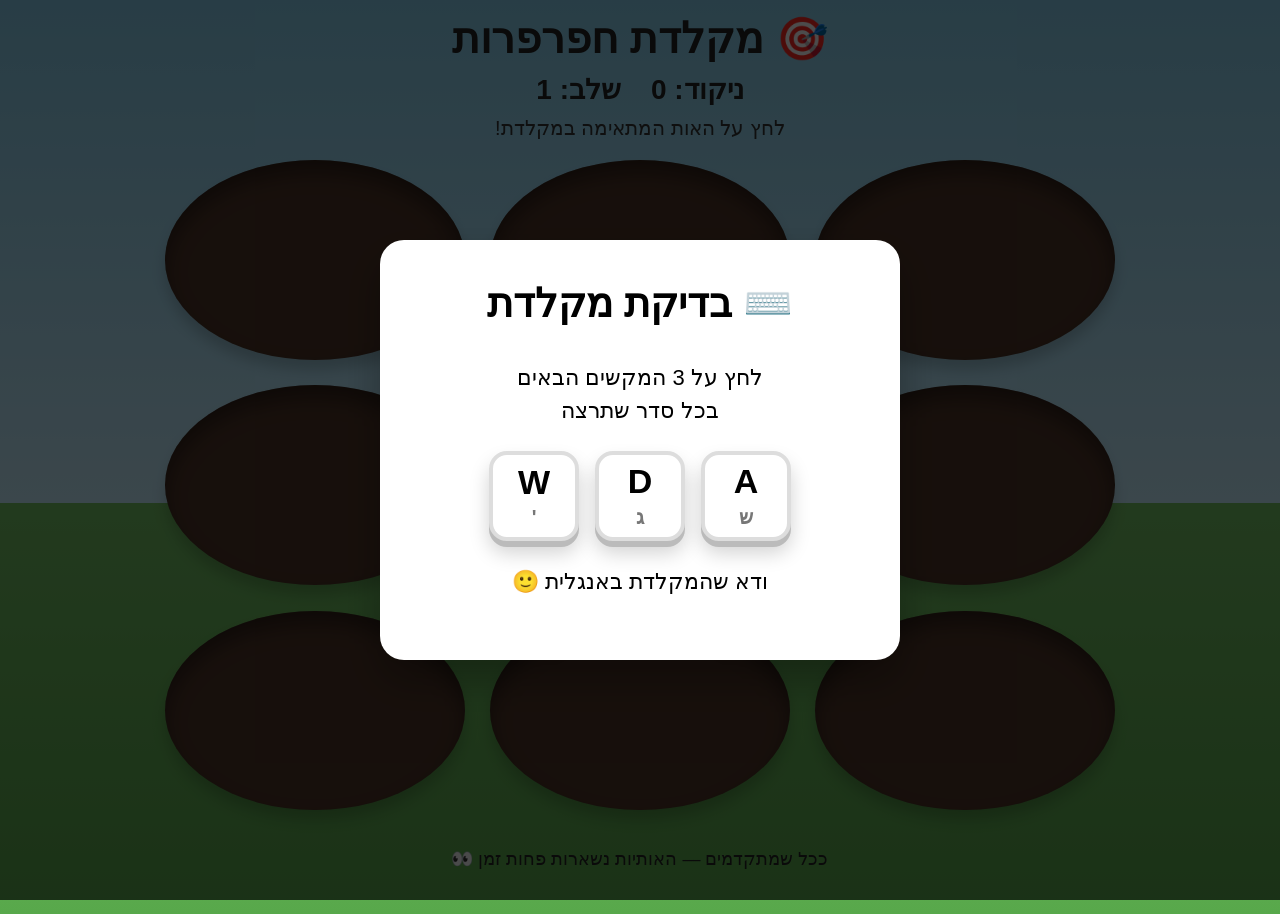
<file: hparparhot.html>
<!DOCTYPE html>
<html lang="he" dir="rtl">

<head>
    <meta charset="UTF-8" />
    <meta name="viewport" content="width=device-width, initial-scale=1.0" />

    <title>מקלדת חפרפרות</title>

    <style>

        * {
            box-sizing: border-box;
        }

        body {

            margin: 0;

            overflow: hidden;

            font-family: Arial, sans-serif;

            background:
                linear-gradient(
                    to bottom,
                    #87ceeb 0%,
                    #c7efff 55%,
                    #74c365 55%,
                    #58a84b 100%
                );

            min-height: 100vh;
        }

        h1 {

            text-align: center;

            margin-top: 14px;
            margin-bottom: 10px;

            color: #222;

            font-size: clamp(28px, 4vw, 42px);
        }

        .top-bar {

            display: flex;

            justify-content: center;

            gap: 30px;

            flex-wrap: wrap;

            font-size: clamp(18px, 2.6vw, 28px);

            font-weight: bold;

            color: #222;

            margin-bottom: 10px;
        }

        .instructions {

            text-align: center;

            font-size: clamp(16px, 2vw, 20px);

            margin-bottom: 20px;

            color: #333;

            padding-inline: 12px;
        }

        .game-board {

            width: min(950px, 94vw);

            margin: auto;

            display: grid;

            grid-template-columns: repeat(3, 1fr);

            gap: clamp(12px, 2vw, 30px);

            padding-bottom: 20px;
        }

        .hole {

            position: relative;

            aspect-ratio: 1.5 / 1;

            background: #4f3528;

            border-radius: 50%;

            overflow: hidden;

            box-shadow:
                inset 0 12px 20px rgba(0,0,0,0.4),
                0 10px 14px rgba(0,0,0,0.18);
        }

        .mole {

            position: absolute;

            bottom: -260px;

            left: 50%;

            transform: translateX(-50%);

            transition: bottom 0.22s ease;
        }

        .mole.show {
            bottom: 8px;
        }

        .keycap {

            width: clamp(80px, 12vw, 130px);

            height: clamp(80px, 12vw, 130px);

            background: white;

            border-radius: 20px;

            border: 5px solid #dcdcdc;

            display: flex;

            flex-direction: column;

            align-items: center;
            justify-content: center;

            position: relative;

            box-shadow:
                0 7px 0 #bbbbbb,
                0 12px 24px rgba(0,0,0,0.22);
        }

        .english {

            font-size: clamp(30px, 4vw, 44px);

            font-weight: bold;

            color: #222;

            line-height: 1;
        }

        .hebrew {

            font-size: clamp(16px, 2vw, 24px);

            margin-top: 6px;

            color: #666;
        }

        .mole-face {

            position: absolute;

            top: -18px;

            font-size: clamp(28px, 4vw, 42px);

            animation: bounce 0.7s infinite alternate;
        }

        @keyframes bounce {

            from {
                transform: translateY(0px);
            }

            to {
                transform: translateY(-6px);
            }
        }

        .hammer {

            position: absolute;

            top: -75px;

            left: 50%;

            transform:
                translateX(-50%)
                rotate(-10deg)
                scale(0.7);

            font-size: clamp(70px, 10vw, 120px);

            opacity: 0;

            pointer-events: none;

            z-index: 20;
        }

        .hammer.hit {
            animation: hammerHit 0.28s ease forwards;
        }

        @keyframes hammerHit {

            0% {

                opacity: 0;

                transform:
                    translateX(-50%)
                    translateY(-40px)
                    rotate(-10deg)
                    scale(0.7);
            }

            30% {
                opacity: 1;
            }

            70% {

                transform:
                    translateX(-50%)
                    translateY(45px)
                    rotate(0deg)
                    scale(1);
            }

            100% {

                opacity: 0;

                transform:
                    translateX(-50%)
                    translateY(45px)
                    rotate(0deg)
                    scale(1);
            }
        }

        .hit-effect {
            animation: hitSquash 0.18s ease;
        }

        @keyframes hitSquash {

            0% {
                transform: translateX(-50%) scale(1);
            }

            50% {
                transform: translateX(-50%) scale(0.82);
            }

            100% {
                transform: translateX(-50%) scale(1);
            }
        }

        .footer {

            text-align: center;

            margin-top: 18px;

            font-size: clamp(14px, 2vw, 18px);

            color: #222;

            padding-inline: 10px;
        }

        /* ========================= */
        /* OVERLAY */
        /* ========================= */

        .overlay {

            position: fixed;

            inset: 0;

            background: rgba(0,0,0,0.7);

            display: flex;

            align-items: center;
            justify-content: center;

            z-index: 999;
        }

        .overlay-box {

            background: white;

            width: min(520px, 92vw);

            border-radius: 24px;

            padding: 40px 24px;

            text-align: center;

            box-shadow:
                0 20px 40px rgba(0,0,0,0.3);
        }

        .overlay-box h2 {

            margin-top: 0;

            font-size: clamp(28px, 4vw, 40px);
        }

        .overlay-box p {

            font-size: clamp(18px, 2.4vw, 22px);

            line-height: 1.5;
        }

        .warmup-keys {

            display: flex;

            justify-content: center;

            flex-wrap: wrap;

            gap: 16px;

            margin-block: 24px;
        }

        .warmup-key {

            width: 90px;
            height: 90px;

            background: #fff;

            border: 4px solid #ddd;

            border-radius: 18px;

            display: flex;

            flex-direction: column;

            align-items: center;
            justify-content: center;

            font-size: 34px;

            font-weight: bold;

            box-shadow:
                0 6px 0 #bbb,
                0 12px 20px rgba(0,0,0,0.18);

            transition: 0.2s;
        }

        .warmup-key small {

            font-size: 20px;

            color: #777;

            margin-top: 4px;
        }

        .warmup-key.done {

            background: #8be28b;

            transform: scale(0.92);

            opacity: 0.7;
        }

        .countdown {

            font-size: clamp(70px, 15vw, 140px);

            font-weight: bold;

            color: #ffda44;

            margin-top: 20px;
        }

    </style>
</head>

<body>

    <!-- ========================= -->
    <!-- חימום -->
    <!-- ========================= -->

    <div id="warmup-screen" class="overlay">

        <div class="overlay-box">

            <h2>⌨️ בדיקת מקלדת</h2>

            <p>
                לחץ על 3 המקשים הבאים<br>
                בכל סדר שתרצה
            </p>

            <div id="warmup-keys" class="warmup-keys"></div>

            <p>
                ודא שהמקלדת באנגלית 🙂
            </p>

        </div>

    </div>

    <!-- ========================= -->
    <!-- ספירה לאחור -->
    <!-- ========================= -->

    <div
        id="countdown-screen"
        class="overlay"
        style="display:none;"
    >

        <div class="overlay-box">

            <h2>🎯 מוכנים?</h2>

            <p>
                עכשיו לחץ על מקשי המקלדת<br>
                כדי להכות בחפרפרות!
            </p>

            <div
                id="countdown"
                class="countdown"
            >
                3
            </div>

        </div>

    </div>

    <h1>🎯 מקלדת חפרפרות</h1>

    <div class="top-bar">

        <div>
            ניקוד:
            <span id="score">0</span>
        </div>

        <div>
            שלב:
            <span id="level">1</span>
        </div>

    </div>

    <div class="instructions">
        לחץ על האות המתאימה במקלדת!
    </div>

    <div class="game-board" id="board"></div>

    <div class="footer">
        ככל שמתקדמים — האותיות נשארות פחות זמן 👀
    </div>

    <script>

        const keys = [

            { en: "A", he: "ש" },
            { en: "S", he: "ד" },
            { en: "D", he: "ג" },
            { en: "F", he: "כ" },
            { en: "J", he: "ח" },
            { en: "K", he: "ל" },
            { en: "L", he: "ך" },
            { en: "Q", he: "/" },
            { en: "W", he: "'" }

        ];

        const board =
            document.getElementById("board");

        const scoreEl =
            document.getElementById("score");

        const levelEl =
            document.getElementById("level");

        const warmupScreen =
            document.getElementById("warmup-screen");

        const warmupKeysContainer =
            document.getElementById("warmup-keys");

        const countdownScreen =
            document.getElementById("countdown-screen");

        const countdownEl =
            document.getElementById("countdown");

        let score = 0;
        let level = 1;

        let activeMole = null;
        let activeTimeout = null;

        let gameStarted = false;

        let warmupKeys = [];

        // =========================
        // יצירת חורים
        // =========================

        for (let i = 0; i < 9; i++) {

            const hole =
                document.createElement("div");

            hole.className = "hole";

            const mole =
                document.createElement("div");

            mole.className = "mole";

            hole.appendChild(mole);

            board.appendChild(hole);
        }

        const holes =
            document.querySelectorAll(".hole");

        // =========================
        // עזר
        // =========================

        function randomKey() {

            return keys[
                Math.floor(Math.random() * keys.length)
            ];
        }

        function randomHole() {

            return holes[
                Math.floor(Math.random() * holes.length)
            ];
        }

        function getVisibleTime() {

            level =
                1 + Math.floor(score / 10);

            levelEl.textContent = level;

            return Math.max(
                1800,
                5000 - (level * 220)
            );
        }

        // =========================
        // חימום
        // =========================

        function startWarmup() {

            warmupKeys = [];

            warmupKeysContainer.innerHTML = "";

            while (warmupKeys.length < 3) {

                const key = randomKey();

                if (
                    !warmupKeys.find(
                        k => k.en === key.en
                    )
                ) {
                    warmupKeys.push(key);
                }
            }

            warmupKeys.forEach((key) => {

                const el =
                    document.createElement("div");

                el.className = "warmup-key";

                el.dataset.key =
                    key.en.toLowerCase();

                el.innerHTML = `
                    ${key.en}
                    <small>${key.he}</small>
                `;

                warmupKeysContainer.appendChild(el);
            });
        }

        function startCountdown() {

            warmupScreen.style.display = "none";

            countdownScreen.style.display = "flex";

            let count = 3;

            countdownEl.textContent = count;

            const interval = setInterval(() => {

                count--;

                countdownEl.textContent = count;

                if (count <= 0) {

                    clearInterval(interval);

                    countdownScreen.style.display = "none";

                    gameStarted = true;

                    showMole();
                }

            }, 1000);
        }

        // =========================
        // חפרפרת
        // =========================

        function showMole() {

            if (activeMole) return;

            const hole = randomHole();

            const mole =
                hole.querySelector(".mole");

            const key = randomKey();

            mole.innerHTML = `
                <div class="keycap">

                    <div class="hammer">🔨</div>

                    <div class="mole-face">🐹</div>

                    <div class="english">${key.en}</div>

                    <div class="hebrew">${key.he}</div>

                </div>
            `;

            mole.dataset.key =
                key.en.toLowerCase();

            mole.classList.add("show");

            activeMole = mole;

            const visibleTime =
                getVisibleTime();

            activeTimeout = setTimeout(() => {

                if (activeMole === mole) {

                    mole.classList.remove("show");

                    activeMole = null;

                    setTimeout(showMole, 120);
                }

            }, visibleTime);
        }

        // =========================
        // מקלדת
        // =========================

        document.addEventListener("keydown", (e) => {

            const pressedKey =
                e.key.toLowerCase();

            // =========================
            // חימום
            // =========================

            if (!gameStarted) {

                const warmupEls =
                    document.querySelectorAll(".warmup-key");

                warmupEls.forEach((el) => {

                    if (
                        el.dataset.key === pressedKey &&
                        !el.classList.contains("done")
                    ) {

                        el.classList.add("done");
                    }
                });

                const allDone =
                    [...warmupEls].every(
                        el => el.classList.contains("done")
                    );

                if (allDone) {

                    setTimeout(() => {

                        startCountdown();

                    }, 500);
                }

                return;
            }

            // =========================
            // משחק
            // =========================

            if (!activeMole) return;

            const correctKey =
                activeMole.dataset.key;

            if (pressedKey === correctKey) {

                clearTimeout(activeTimeout);

                const hammer =
                    activeMole.querySelector(".hammer");

                hammer.classList.add("hit");

                activeMole.classList.add("hit-effect");

                score++;

                scoreEl.textContent = score;

                setTimeout(() => {

                    if (activeMole) {

                        activeMole.classList.remove("show");
                    }

                    activeMole = null;

                    setTimeout(showMole, 120);

                }, 180);
            }
        });

        // =========================
        // התחלה
        // =========================

        startWarmup();

    </script>

</body>

</html>
</file>
<file: my-world/style.css>
* { box-sizing: border-box; -webkit-tap-highlight-color: transparent; user-select: none; -webkit-user-select: none; -webkit-touch-callout: none; }
html, body { margin: 0; height: 100%; overflow: hidden; touch-action: none; overscroll-behavior: none; }
body { font-family: "Rubik", "Varela Round", "Noto Sans Hebrew", system-ui, sans-serif; background: #7EC8F8; color: #3a2d4d; }
button { font-family: inherit; border: 0; cursor: pointer; touch-action: manipulation; }
.hidden { display: none !important; }

/* ---------- buttons ---------- */
.btn { width: 64px; height: 64px; border-radius: 50%; background: #fff; font-size: 30px; line-height: 1;
  box-shadow: 0 5px 0 rgba(0,0,0,.15), 0 8px 18px rgba(0,0,0,.18); display: inline-grid; place-items: center; transition: transform .12s; color: #3a2d4d; }
.btn:active { transform: translateY(3px) scale(.95); box-shadow: 0 2px 0 rgba(0,0,0,.15); }
.btn.small { width: 48px; height: 48px; font-size: 22px; }
.btn.big { width: 86px; height: 86px; font-size: 42px; }
.btn.ok { background: #3DD68C; color: #fff; }
.btn.danger { background: #FFE3E3; }
.btn.dress { background: #FFE3F4; }
a.btn { text-decoration: none; }

/* ---------- world ---------- */
#world { position: fixed; inset: 0; overflow: hidden; direction: ltr; }
#stage { position: absolute; left: 0; top: 0; height: 900px; will-change: transform; }
#bgLayer, #layer, #fx { position: absolute; inset: 0; }
.zone, .front { position: absolute; top: 0; height: 900px; }
.zone.off, .front.off { display: none; }
.zone svg, .front svg { width: 100%; height: 100%; display: block; }
.front { pointer-events: none; }
#fx { pointer-events: none; z-index: 9000; }
#shade { position: absolute; inset: 0; background: #141a4a; opacity: 0; transition: opacity .6s; pointer-events: none; z-index: 10; }
#shade.on { opacity: .38; }

.corner { position: absolute; top: 14px; display: flex; flex-direction: column; gap: 12px; align-items: center; z-index: 20; }
.corner.left { left: 14px; }
.corner.right { right: 14px; }

#tray { position: absolute; top: 12px; left: 50%; transform: translateX(-50%); z-index: 20; display: flex; gap: 8px; align-items: center;
  background: rgba(255,255,255,.82); padding: 8px 12px; border-radius: 44px; box-shadow: 0 6px 16px rgba(0,0,0,.15);
  max-width: calc(100vw - 200px); overflow-x: auto; scrollbar-width: none; direction: rtl; touch-action: pan-x; }
#tray::-webkit-scrollbar { display: none; }
.face { flex: 0 0 auto; width: 60px; height: 60px; border-radius: 50%; background: #F2ECFF; padding: 0; overflow: hidden;
  border: 4px solid transparent; transition: transform .15s; }
.face svg { width: 100%; height: 100%; display: block; }
.face.sel { border-color: #FFB800; transform: scale(1.12); }
.face.add { background: #3DD68C; color: #fff; font-size: 36px; font-weight: 700; display: grid; place-items: center; }

/* ---------- characters ---------- */
.char { position: absolute; left: 0; top: 0; width: 165px; height: 330px; transform-origin: 0 0; touch-action: none; will-change: transform; }
.char.tween { transition: transform .3s cubic-bezier(.3,1.35,.6,1); }
.char .pose { position: absolute; inset: 0; }
.char .art { width: 100%; height: 100%; }
.char .pose { transition: transform .18s ease-out; }
.char.left .pose { transform: scaleX(-1); }
.char[data-pose="lie"] .pose { transform: rotate(-90deg); }
.char svg { width: 100%; height: 100%; display: block; overflow: visible; filter: drop-shadow(0 3px 2px rgba(0,0,0,.14)); }
.char .shadow { position: absolute; left: 22%; right: 22%; bottom: -2%; height: 5%; background: rgba(0,0,0,.18); border-radius: 50%; }
.char[data-pose="sit"] .shadow, .char[data-pose="lie"] .shadow { display: none; }
.char.held .shadow { opacity: .3; transform: scale(.7); }
.char .name { position: absolute; bottom: -10%; left: 50%; transform: translateX(-50%); font-size: 22px; font-weight: 700; color: #fff; white-space: nowrap;
  background: rgba(60,45,90,.55); padding: 1px 12px; border-radius: 20px; pointer-events: none; direction: rtl; }
.char:not([data-pose="stand"]) .name, .char.held .name { display: none; }
.char.sel::before { content: "▼"; position: absolute; top: -12%; left: 50%; transform: translateX(-50%); font-size: 34px; color: #FFB800;
  text-shadow: 0 2px 0 #fff, 0 0 6px rgba(0,0,0,.25); animation: point 0.8s infinite alternate ease-in-out; pointer-events: none; z-index: 2; }
.char[data-pose="lie"].sel::before { top: 20%; }
@keyframes point { to { transform: translate(-50%, 10px); } }
.hand { position: absolute; left: 74.5%; top: 69%; width: 0; height: 0; }
.hand { transition: left .25s, top .25s; }
.char.eating .hand { left: 50%; top: 41%; }
.char.eating.eating svg .arm-r { transform: rotate(128deg); transition: transform .25s; }
.hand .item { position: absolute; left: 0; top: 0; font-size: 72px; transform: translate(-50%, -62%); z-index: 3; }

svg .leg, svg .arm { transform-box: fill-box; transform-origin: 50% 0; }
svg .arm-l { transform: rotate(7deg); }
svg .arm-r { transform: rotate(-7deg); }
svg .eyes { transform-box: fill-box; transform-origin: center; animation: blink 4.6s infinite; }
@keyframes blink { 0%, 93%, 100% { transform: scaleY(1); } 95% { transform: scaleY(.1); } }
svg .body { transform-box: fill-box; transform-origin: 50% 100%; animation: breathe 2.6s infinite ease-in-out; }
@keyframes breathe { 50% { transform: scaleY(1.012); } }
svg .chew { transform-box: fill-box; transform-origin: center; animation: chew .22s infinite alternate; }
@keyframes chew { to { transform: scaleY(.3); } }
.char[data-pose="sit"] svg .arm-r { transform: rotate(-25deg); }

.char.walking .leg-l { animation: step .56s infinite linear; }
.char.walking .leg-r { animation: step .56s infinite linear; animation-delay: -.28s; }
.char.walking .arm-l { animation: swingArm .56s infinite ease-in-out; animation-delay: -.28s; }
.char.walking .arm-r { animation: swingArm .56s infinite ease-in-out; }
.char.walking .body { animation: bob .28s infinite ease-in-out; }
@keyframes step { 0% { transform: rotate(16deg); } 25% { transform: translateY(-5px) rotate(0deg); } 50% { transform: rotate(-16deg); } 75% { transform: rotate(0deg); } 100% { transform: rotate(16deg); } }
@keyframes swingArm { 0%, 100% { transform: rotate(-22deg); } 50% { transform: rotate(22deg); } }
@keyframes bob { 0%, 100% { transform: translateY(0); } 50% { transform: translateY(-4px); } }
.char.wave svg .arm-l { animation: waveArm .42s 4 alternate ease-in-out; }
@keyframes waveArm { from { transform: rotate(135deg); } to { transform: rotate(165deg); } }
.char.look .art { animation: lookAround 1.6s ease-in-out; transform-origin: 50% 100%; }
@keyframes lookAround { 25% { rotate: -4deg; } 65% { rotate: 4deg; } }
.char.held .art { transform-origin: 50% 22%; }

.char.held .leg-l { animation: dangle .5s infinite alternate ease-in-out; }
.char.held .leg-r { animation: dangle .5s infinite alternate-reverse ease-in-out; }
.char.held .arm-l { transform: rotate(150deg); }
.char.held .arm-r { transform: rotate(-150deg); }
@keyframes dangle { from { transform: rotate(-12deg); } to { transform: rotate(12deg); } }

.char.hop .art { animation: hop .5s ease-out; }
@keyframes hop { 30% { translate: 0 -16%; scale: 1 1.05; } 60% { translate: 0 0; scale: 1 .92; } 100% { translate: 0 0; scale: 1 1; } }
.char.land .art { animation: land .3s ease-out; transform-origin: 50% 100%; }
@keyframes land { 40% { scale: 1.06 .88; } }
.pose.swinging { animation: swingP 2.4s ease-in-out; }
@keyframes swingP { 15% { rotate: 28deg; } 35% { rotate: -24deg; } 55% { rotate: 18deg; } 75% { rotate: -10deg; } 90% { rotate: 4deg; } 100% { rotate: 0deg; } }

/* ---------- items ---------- */
.item { position: absolute; left: 0; top: 0; font-size: 74px; transform-origin: 0 0; will-change: transform; line-height: 1; touch-action: none; filter: drop-shadow(0 4px 3px rgba(0,0,0,.2)); font-family: "Noto Color Emoji", "Apple Color Emoji", sans-serif; }
.item.held { filter: drop-shadow(0 14px 8px rgba(0,0,0,.25)); }
.item.boing { animation: iboing .45s ease-out; }
@keyframes iboing { 30% { scale: 1.2 .8; } 60% { scale: .9 1.12; } }
.item.eating { scale: var(--bite, 1); transition: scale .2s; }

/* ---------- effects ---------- */
.bubble { position: absolute; transform: translate(-50%, -100%); background: #fff; border-radius: 26px; padding: 10px 20px; font-size: 40px; font-weight: 700;
  box-shadow: 0 6px 14px rgba(0,0,0,.18); animation: bubble 1.6s ease-out forwards; white-space: nowrap; direction: rtl; }
.bubble::after { content: ""; position: absolute; bottom: -12px; left: 50%; margin-left: -12px; border: 12px solid transparent; border-top-color: #fff; border-bottom: 0; }
@keyframes bubble { 0% { opacity: 0; transform: translate(-50%, -80%) scale(.5); } 15% { opacity: 1; transform: translate(-50%, -100%) scale(1.05); } 25% { transform: translate(-50%, -100%) scale(1); } 80% { opacity: 1; } 100% { opacity: 0; transform: translate(-50%, -130%); } }
.ring { position: absolute; width: 70px; height: 26px; margin: -13px 0 0 -35px; border: 5px solid rgba(255,255,255,.9); border-radius: 50%; animation: ring .5s ease-out forwards; }
@keyframes ring { from { transform: scale(.3); opacity: 1; } to { transform: scale(1.4); opacity: 0; } }
.spark { position: absolute; font-size: 40px; animation: spark 1s ease-out forwards; transform: translate(-50%, -50%); }
@keyframes spark { to { transform: translate(calc(-50% + var(--dx)), calc(-50% + var(--dy))) scale(.4) rotate(160deg); opacity: 0; } }

/* ---------- props ---------- */
svg .prop { cursor: pointer; transform-box: fill-box; transform-origin: 50% 100%; }
svg .prop.boing { animation: boing .55s ease-out; }
@keyframes boing { 25% { transform: scale(1.1, .9); } 50% { transform: scale(.95, 1.07); } 75% { transform: scale(1.03, .97); } }
svg .prop.shake { animation: shake .6s ease-in-out; }
@keyframes shake { 20% { transform: rotate(-4deg); } 40% { transform: rotate(4deg); } 60% { transform: rotate(-3deg); } 80% { transform: rotate(2deg); } }
svg .prop.drive { animation: drive 1.8s ease-in-out; }
@keyframes drive { 40% { transform: translateX(260px); } 50% { transform: translateX(260px); } }
svg .flames { transform-box: fill-box; transform-origin: 50% 100%; animation: flicker .5s infinite alternate ease-in-out; }
@keyframes flicker { to { transform: scale(.9, 1.12); } }
svg .prop.scuttle { animation: scuttle 1.4s ease-in-out; }
@keyframes scuttle { 25% { transform: translateX(-80px); } 50% { transform: translateX(40px); } 75% { transform: translateX(-30px); } }
svg .prop.spin { animation: wob .8s ease-in-out; }
@keyframes wob { 25% { transform: rotate(-6deg); } 50% { transform: rotate(6deg); } 75% { transform: rotate(-3deg); } }
svg .rays { transform-box: fill-box; transform-origin: center; animation: spin 18s linear infinite; }
svg .rays.fast { animation-duration: 1.2s; }
@keyframes spin { to { transform: rotate(360deg); } }
svg .drift { animation: drift linear infinite; }
@keyframes drift { from { transform: translateX(0); } to { transform: translateX(var(--w)); } }
svg .wave { animation: wave 3s ease-in-out infinite alternate; }
@keyframes wave { to { transform: translateX(-60px); } }
svg .seat { transform-box: fill-box; transform-origin: 50% 0; }
svg .seat.swinging { animation: swing 2.4s ease-in-out; }
@keyframes swing { 15% { transform: rotate(28deg); } 35% { transform: rotate(-24deg); } 55% { transform: rotate(18deg); } 75% { transform: rotate(-10deg); } 90% { transform: rotate(4deg); } }
svg .steam { animation: steam 1.6s ease-in-out infinite; }
@keyframes steam { 50% { opacity: .2; transform: translateY(-10px); } }
svg .glow { opacity: 0; transition: opacity .3s; pointer-events: none; }
svg .on .glow { opacity: 1; }
svg .screen { fill: #2b2f3a; }
svg .on .screen { animation: tv 1.5s infinite; }
@keyframes tv { 0% { fill: #FF6B8B; } 25% { fill: #FECA57; } 50% { fill: #1DD1A1; } 75% { fill: #48DBFB; } 100% { fill: #A55EEA; } }
svg .wsky { transition: fill .6s; }
.night svg .wsky { fill: #1d2357; }
svg .wmoon, svg .wstars { opacity: 0; transition: opacity .6s; }
.night svg .wmoon, .night svg .wstars { opacity: 1; }
.night svg .wsun { opacity: 0; }

/* ---------- overlays ---------- */
.overlay { position: fixed; inset: 0; z-index: 50; background: rgba(40,30,70,.45); display: grid; place-items: center; }
.map-card { background: #FFF8EC; border-radius: 34px; padding: 22px 28px 28px; position: relative; box-shadow: 0 14px 40px rgba(0,0,0,.3); max-width: 94vw; }
.map-card h2 { margin: 0 0 16px; text-align: center; font-size: 34px; }
#mapGrid { display: grid; grid-template-columns: repeat(5, minmax(96px, 150px)); gap: 12px; direction: ltr; max-height: 74vh; overflow-y: auto; touch-action: pan-y; padding: 4px; }
.place { border-radius: 22px; padding: 10px 6px; font-size: 46px; display: flex; flex-direction: column; align-items: center; gap: 6px;
  box-shadow: 0 6px 0 rgba(0,0,0,.12); color: #3a2d4d; position: relative; }
.place span { font-size: 20px; font-weight: 700; }
.place .who { position: absolute; top: 6px; right: 10px; font-size: 18px; background: #fff; border-radius: 14px; padding: 0 8px; }
.btn.close { position: absolute; top: -18px; left: -18px; width: 54px; height: 54px; font-size: 24px; }

#wardrobe { position: fixed; right: 0; top: 0; bottom: 0; width: min(470px, 44vw); z-index: 40;
  background: #FFF8EC; border-radius: 30px 0 0 30px; box-shadow: -10px 0 30px rgba(0,0,0,.25); display: flex; flex-direction: column; padding: 12px 14px 8px; }
#wdTabs { flex-wrap: wrap; }
#wardrobe .opts { grid-template-columns: repeat(auto-fill, minmax(86px, 1fr)); }
.wd-head { display: flex; align-items: center; gap: 10px; }
#wdTabs { flex: 1; display: flex; gap: 8px; justify-content: center; }
#wdPanel { flex: 1; overflow-y: auto; touch-action: pan-y; padding: 8px 4px; }
.wd-hint { text-align: center; font-size: 15px; color: #8a7aa8; }
.ghost { position: fixed; width: 100px; height: 100px; transform: translate(-50%, -50%) scale(1.1); pointer-events: none; z-index: 100; opacity: .9; box-shadow: 0 10px 24px rgba(0,0,0,.3); }

/* creator */
#creator { background: linear-gradient(160deg, #FFE3F1, #E3EEFF 60%, #E4FFF0); }
.cr-wrap { width: 100%; height: 100%; display: flex; gap: 18px; padding: 18px; }
.cr-left { flex: 0 0 36%; display: flex; flex-direction: column; align-items: center; justify-content: center; gap: 10px; }
.char-preview { height: min(58vh, 440px); aspect-ratio: 1 / 2; position: relative; z-index: 1; }
.char-preview svg { width: 100%; height: 100%; overflow: visible; filter: drop-shadow(0 6px 4px rgba(80,60,140,.18)); }
.char-preview.hop svg { animation: hop .5s ease-out; }
.pedestal { width: min(30vh, 240px); height: 34px; margin-top: -26px; border-radius: 50%; background: radial-gradient(#fff, #e6dcff); box-shadow: 0 6px 12px rgba(80,60,140,.15); }
#crName { font: inherit; font-size: 30px; font-weight: 700; text-align: center; width: min(320px, 90%); padding: 8px 14px; border-radius: 20px;
  border: 3px solid #E1D6FF; background: #fff; color: #3a2d4d; outline: none; user-select: text; -webkit-user-select: text; }
#crName:focus { border-color: #B79CFF; }
.cr-actions { display: flex; gap: 14px; align-items: center; margin-top: 4px; }
.cr-right { flex: 1; display: flex; flex-direction: column; background: rgba(255,255,255,.75); border-radius: 30px; padding: 14px; min-width: 0; box-shadow: 0 8px 26px rgba(80,60,140,.12); }
#crTabs { display: flex; gap: 8px; padding-bottom: 10px; flex-wrap: wrap; justify-content: center; }
.tab { width: 60px; height: 60px; border-radius: 20px; font-size: 30px; background: #F2ECFF; }
.tab.on { background: #B79CFF; box-shadow: 0 4px 0 #8f74e0; }
#crPanel { flex: 1; overflow-y: auto; touch-action: pan-y; padding: 6px; }
.opts { display: grid; grid-template-columns: repeat(auto-fill, minmax(100px, 1fr)); gap: 12px; margin-bottom: 18px; }
.opt { aspect-ratio: 1; border-radius: 22px; background: #fff; border: 4px solid #EEE8FF; padding: 4px; touch-action: pan-y; }
.opt svg { width: 100%; height: 100%; pointer-events: none; }
.opt.on { border-color: #FFB800; background: #FFF7DD; }
.opt.none { font-size: 40px; color: #c9b9f0; }
.swatches { display: flex; flex-wrap: wrap; gap: 12px; justify-content: center; }
.sw { width: 56px; height: 56px; border-radius: 50%; border: 4px solid #fff; box-shadow: 0 3px 8px rgba(0,0,0,.18); }
.sw.on { outline: 5px solid #FFB800; outline-offset: 2px; }

@media (orientation: portrait) {
  .cr-wrap { flex-direction: column; }
  .cr-left { flex: 0 0 auto; }
  .char-preview { height: 30vh; }
}
@media (max-height: 560px) {
  .btn { width: 52px; height: 52px; font-size: 24px; }
  .btn.big { width: 66px; height: 66px; font-size: 32px; }
  .face { width: 50px; height: 50px; }
  .tab { width: 48px; height: 48px; font-size: 24px; }
  .opts { grid-template-columns: repeat(auto-fill, minmax(80px, 1fr)); }
  .sw { width: 44px; height: 44px; }
  #crName { font-size: 22px; padding: 4px 10px; }
}
</file>
